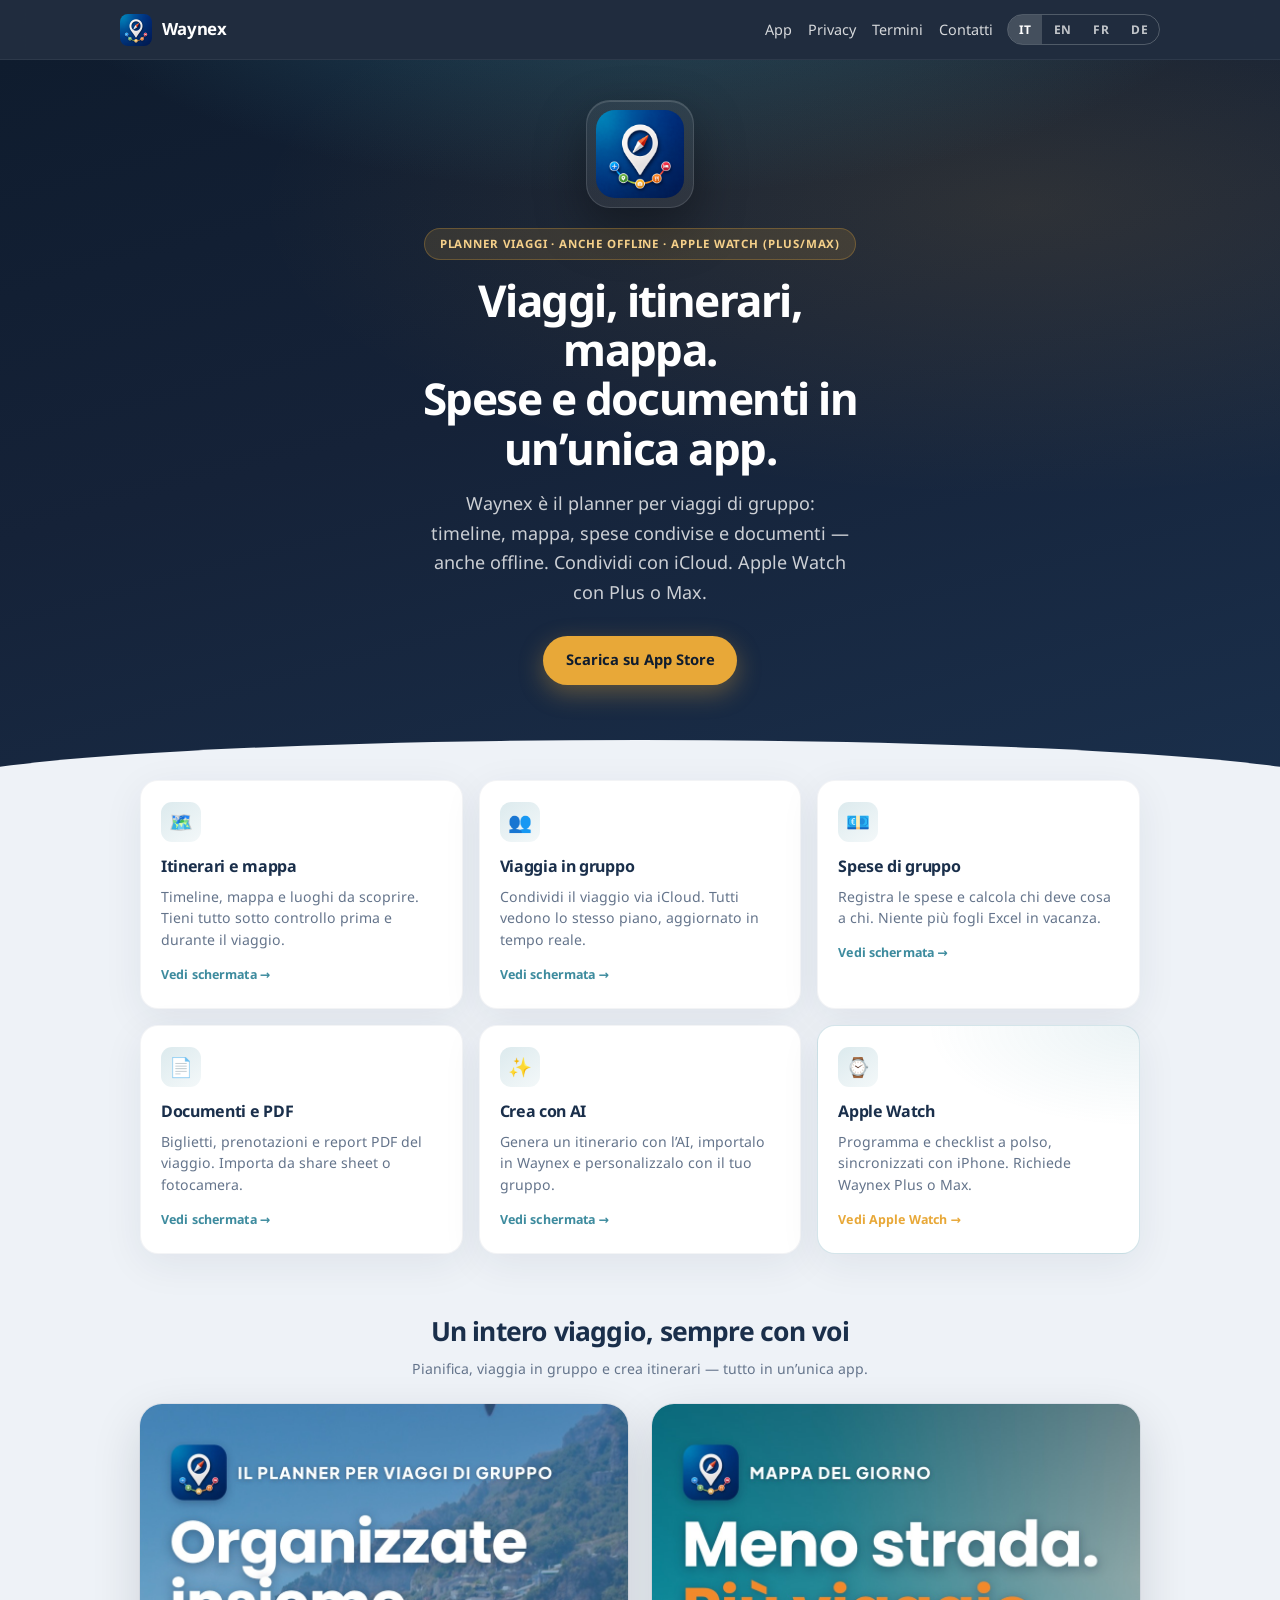
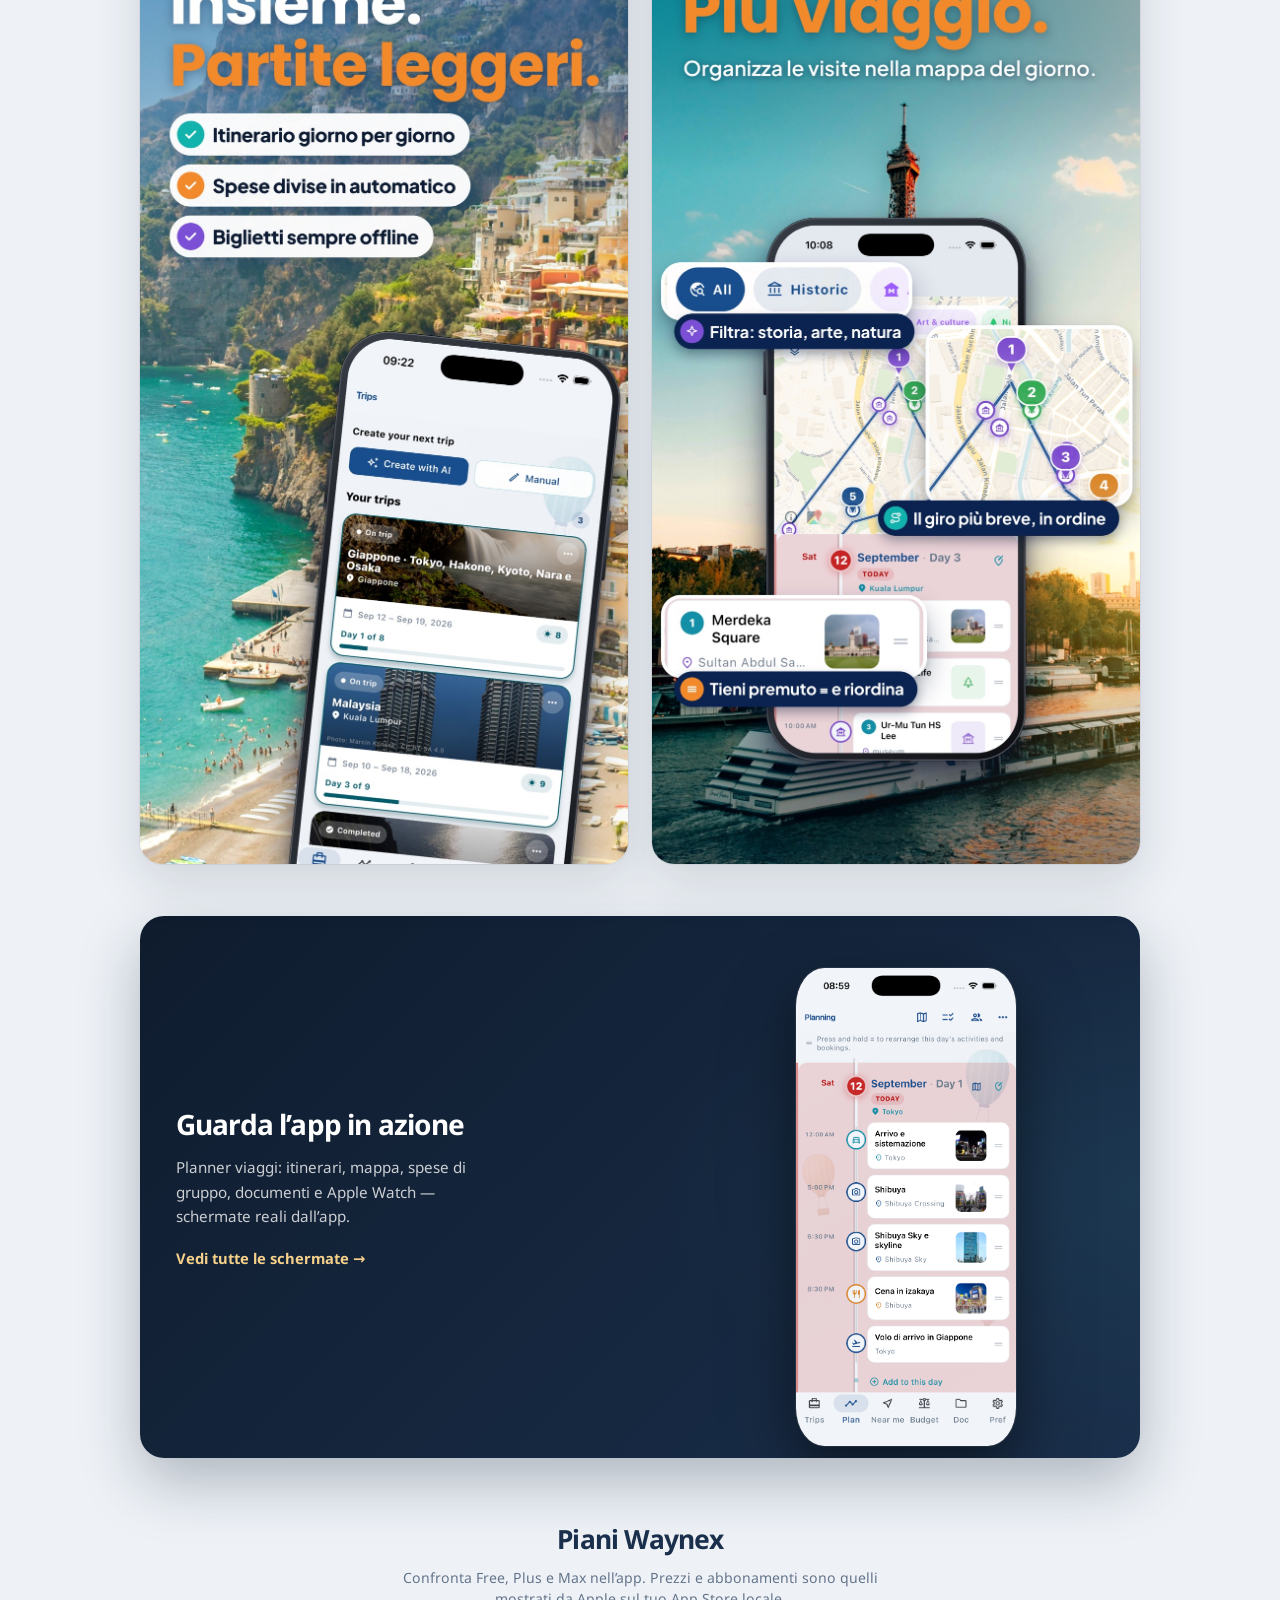
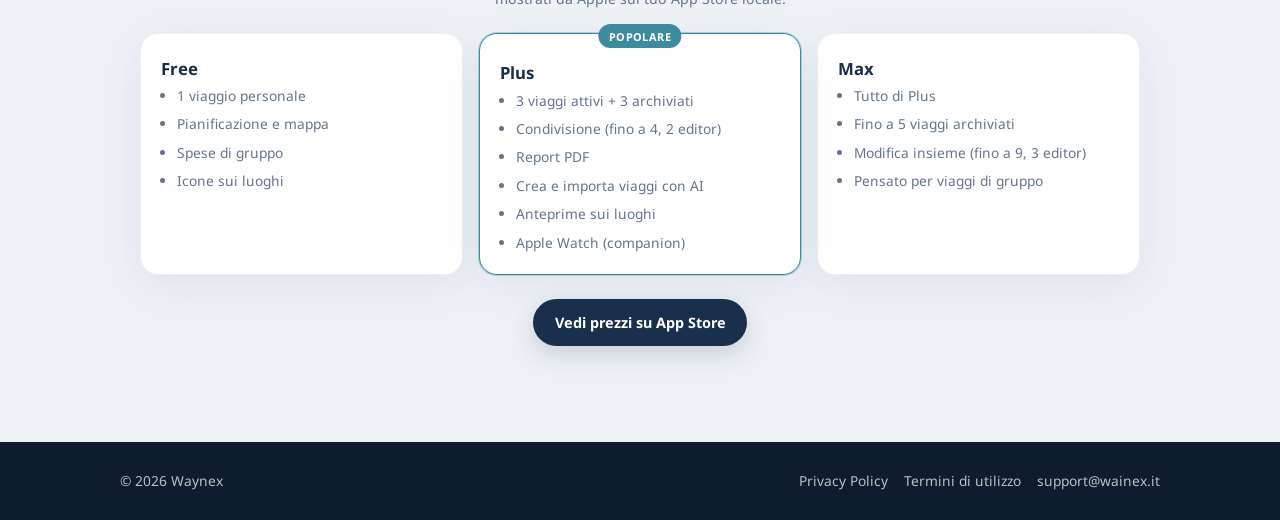
<file: index.html>
<!DOCTYPE html>
<html lang="it">
<head>
  <meta charset="UTF-8">
  <meta name="viewport" content="width=device-width, initial-scale=1">
  <meta name="description" content="Planner viaggi di gruppo: itinerari, mappa, spese di gruppo e documenti in un’unica app — anche offline. Apple Watch con Plus o Max. Waynex su iPhone, iPad e Apple Watch.">
  <meta name="apple-itunes-app" content="app-id=6789250800">
  <title>Waynex — Planner viaggi: itinerari, mappa, spese e documenti</title>
  <link rel="canonical" href="https://wainex.it/">
  <link rel="alternate" hreflang="it" href="https://wainex.it/">
  <link rel="alternate" hreflang="en" href="https://wainex.it/en/">
  <link rel="alternate" hreflang="fr" href="https://wainex.it/fr/">
  <link rel="alternate" hreflang="de" href="https://wainex.it/de/">
  <link rel="alternate" hreflang="x-default" href="https://wainex.it/">
  <link rel="icon" href="/assets/app-icon.png" type="image/png">
  <link rel="apple-touch-icon" href="/assets/app-icon.png">
  <link rel="preconnect" href="https://fonts.googleapis.com">
  <link rel="preconnect" href="https://fonts.gstatic.com" crossorigin>
  <link href="https://fonts.googleapis.com/css2?family=Noto+Sans:wght@400;600;700&display=swap" rel="stylesheet">
  <link rel="stylesheet" href="/styles.css?v=11">
  <script defer src="/site.js?v=15"></script>
</head>
<body>
  <header class="site-header">
    <div class="header-inner">
      <a class="brand" data-link="home" href="/">
        <span class="brand-mark" aria-hidden="true">
          <img src="/assets/app-icon.png" alt="" width="36" height="36">
        </span>
        Waynex
      </a>
      <div class="header-right">
        <nav class="nav-links" aria-label="Main">
          <a data-link="screenshots" href="/screenshots/" data-i18n="navScreenshots">App</a>
          <a data-link="privacy" href="/privacy/" data-i18n="navPrivacy">Privacy</a>
          <a data-link="terms" href="/terms/" data-i18n="navTerms">Termini</a>
          <a href="mailto:support@wainex.it" data-i18n="navContact">Contatti</a>
        </nav>
        <div class="lang-switch" aria-label="Language">
          <a href="/" data-lang-btn="it" class="active">IT</a>
          <a href="/en/" data-lang-btn="en">EN</a>
          <a href="/fr/" data-lang-btn="fr">FR</a>
          <a href="/de/" data-lang-btn="de">DE</a>
        </div>
      </div>
    </div>
  </header>

  <section class="hero">
    <div class="hero-inner">
      <div class="hero-stack">
        <div class="hero-icon-wrap">
          <img class="hero-icon" src="/assets/app-icon.png" alt="Waynex" width="96" height="96">
        </div>
        <span class="hero-badge" data-i18n="heroBadge">Planner viaggi · anche offline · Apple Watch (Plus/Max)</span>
        <h1 data-i18n="heroTitle">Viaggi, itinerari, mappa.<br>Spese e documenti in un’unica app.</h1>
        <p class="lead" data-i18n="heroLead">Waynex è il planner per viaggi di gruppo: timeline, mappa, spese condivise e documenti — anche offline. Condividi con iCloud. Apple Watch con Plus o Max.</p>
        <a class="hero-cta" href="#" data-app-store rel="noopener noreferrer" data-i18n="heroCta">Scarica su App Store</a>
      </div>
    </div>
    <div class="hero-curve" aria-hidden="true"></div>
  </section>

  <main>
    <div class="features">
      <a class="feature-card feature-card-link" data-link="screenshots" data-shot-hash="plan" href="/screenshots/#plan">
        <div class="feature-icon" aria-hidden="true">🗺️</div>
        <h3 data-i18n="f1Title">Itinerari e mappa</h3>
        <p data-i18n="f1Body">Timeline, mappa e luoghi da scoprire. Tieni tutto sotto controllo prima e durante il viaggio.</p>
        <span class="feature-link-hint" data-i18n="featureSeeScreen">Vedi schermata →</span>
      </a>
      <a class="feature-card feature-card-link" data-link="screenshots" data-shot-hash="sharing" href="/screenshots/#sharing">
        <div class="feature-icon" aria-hidden="true">👥</div>
        <h3 data-i18n="f2Title">Viaggia in gruppo</h3>
        <p data-i18n="f2Body">Condividi il viaggio via iCloud. Tutti vedono lo stesso piano, aggiornato in tempo reale.</p>
        <span class="feature-link-hint" data-i18n="featureSeeScreen">Vedi schermata →</span>
      </a>
      <a class="feature-card feature-card-link" data-link="screenshots" data-shot-hash="budget" href="/screenshots/#budget">
        <div class="feature-icon" aria-hidden="true">💶</div>
        <h3 data-i18n="f3Title">Spese di gruppo</h3>
        <p data-i18n="f3Body">Registra le spese e calcola chi deve cosa a chi. Niente più fogli Excel in vacanza.</p>
        <span class="feature-link-hint" data-i18n="featureSeeScreen">Vedi schermata →</span>
      </a>
      <a class="feature-card feature-card-link" data-link="screenshots" data-shot-hash="documents" href="/screenshots/#documents">
        <div class="feature-icon" aria-hidden="true">📄</div>
        <h3 data-i18n="f4Title">Documenti e PDF</h3>
        <p data-i18n="f4Body">Biglietti, prenotazioni e report PDF del viaggio. Importa da share sheet o fotocamera.</p>
        <span class="feature-link-hint" data-i18n="featureSeeScreen">Vedi schermata →</span>
      </a>
      <a class="feature-card feature-card-link" data-link="screenshots" data-shot-hash="ai" href="/screenshots/#ai">
        <div class="feature-icon" aria-hidden="true">✨</div>
        <h3 data-i18n="f5Title">Crea con AI</h3>
        <p data-i18n="f5Body">Genera un itinerario con l’AI, importalo in Waynex e personalizzalo con il tuo gruppo.</p>
        <span class="feature-link-hint" data-i18n="featureSeeScreen">Vedi schermata →</span>
      </a>
      <a class="feature-card feature-card-link feature-card-link--watch" data-link="screenshots" data-shot-hash="watch" href="/screenshots/#watch">
        <div class="feature-icon" aria-hidden="true">⌚</div>
        <h3 data-i18n="f6Title">Apple Watch</h3>
        <p data-i18n="f6Body">Programma e checklist a polso, sincronizzati con iPhone. Richiede Waynex Plus o Max.</p>
        <span class="feature-link-hint" data-i18n="featureSeeWatch">Vedi Apple Watch →</span>
      </a>
    </div>

    <section class="section section-infographics" aria-label="Waynex in anteprima">
      <div class="section-header">
        <h2 data-i18n="infoTitle">Un intero viaggio, sempre con voi</h2>
        <p class="section-note" data-i18n="infoNote">Pianifica, viaggia in gruppo e crea itinerari — tutto in un’unica app.</p>
      </div>
      <div class="infographic-pair">
        <figure class="infographic-card">
          <img
            src="/assets/infographics/iphone-it-1.jpg?v=2"
            alt="Waynex: organizzate insieme, partite leggeri — itinerario, spese e biglietti offline" data-i18n-alt="info1Alt"
            width="660"
            height="1434"
            loading="lazy"
            decoding="async"
          >
        </figure>
        <figure class="infographic-card">
          <img
            src="/assets/infographics/iphone-it-2.jpg?v=2"
            alt="Waynex: mappa del giorno con tappe in ordine e percorso più breve" data-i18n-alt="info2Alt"
            width="660"
            height="1434"
            loading="lazy"
            decoding="async"
          >
        </figure>
      </div>
    </section>

    <section class="section section-screenshots-teaser" id="app">
      <div class="teaser-card">
        <div class="teaser-copy">
          <h2 data-i18n="screenshotsTeaserTitle">Guarda l’app in azione</h2>
          <p data-i18n="screenshotsTeaserBody">Planner viaggi: itinerari, mappa, spese di gruppo, documenti e Apple Watch — schermate reali dall’app.</p>
          <a class="teaser-link" data-link="screenshots" href="/screenshots/" data-i18n="screenshotsTeaserCta">Vedi tutte le schermate →</a>
        </div>
        <div class="teaser-phone" aria-hidden="true">
          <div class="phone phone--teaser phone--teaser-lg phone--hires">
            <div class="phone-bezel"><div class="phone-screen"><img src="/assets/screenshots/02-plan-1206.png?v=4" alt="" width="1206" height="2622" loading="lazy" decoding="async"></div></div>
          </div>
        </div>
      </div>
    </section>

    <section class="section section-plans" id="piani">
      <div class="section-header">
        <h2 data-i18n="plansTitle">Piani Waynex</h2>
        <p class="section-note" data-i18n="plansNote">Confronta Free, Plus e Max nell’app. Prezzi e abbonamenti sono quelli mostrati da Apple sul tuo App Store locale.</p>
      </div>
      <div class="plans">
        <article class="plan-card">
          <h3>Free</h3>
          <ul>
            <li data-i18n="free1">1 viaggio personale</li>
            <li data-i18n="free2">Pianificazione e mappa</li>
            <li data-i18n="free3">Spese di gruppo</li>
            <li data-i18n="free4">Icone sui luoghi</li>
          </ul>
        </article>
        <article class="plan-card highlight">
          <span class="plan-tag" data-i18n="planPopular">Popolare</span>
          <h3>Plus</h3>
          <ul>
            <li data-i18n="plus1">3 viaggi attivi + 3 archiviati</li>
            <li data-i18n="plus2">Condivisione (fino a 4, 2 editor)</li>
            <li data-i18n="plus3">Report PDF</li>
            <li data-i18n="plus4">Crea e importa viaggi con AI</li>
            <li data-i18n="plus5">Anteprime sui luoghi</li>
            <li data-i18n="plus6">Apple Watch (companion)</li>
          </ul>
        </article>
        <article class="plan-card">
          <h3>Max</h3>
          <ul>
            <li data-i18n="max1">Tutto di Plus</li>
            <li data-i18n="max2">Fino a 5 viaggi archiviati</li>
            <li data-i18n="max3">Modifica insieme (fino a 9, 3 editor)</li>
            <li data-i18n="max4">Pensato per viaggi di gruppo</li>
          </ul>
        </article>
      </div>
      <p class="plans-cta-wrap">
        <a class="plans-cta" href="#" data-app-store rel="noopener noreferrer" data-i18n="plansCta">Vedi prezzi su App Store</a>
      </p>
    </section>
  </main>

  <footer class="site-footer">
    <div class="footer-inner">
      <span>© 2026 Waynex</span>
      <nav class="footer-links" aria-label="Legal">
        <a data-link="privacy" href="/privacy/" data-i18n="footerPrivacy">Privacy Policy</a>
        <a data-link="terms" href="/terms/" data-i18n="footerTerms">Termini di utilizzo</a>
        <a href="mailto:support@wainex.it">support@wainex.it</a>
      </nav>
    </div>
  </footer>
</body>
</html>
</file>
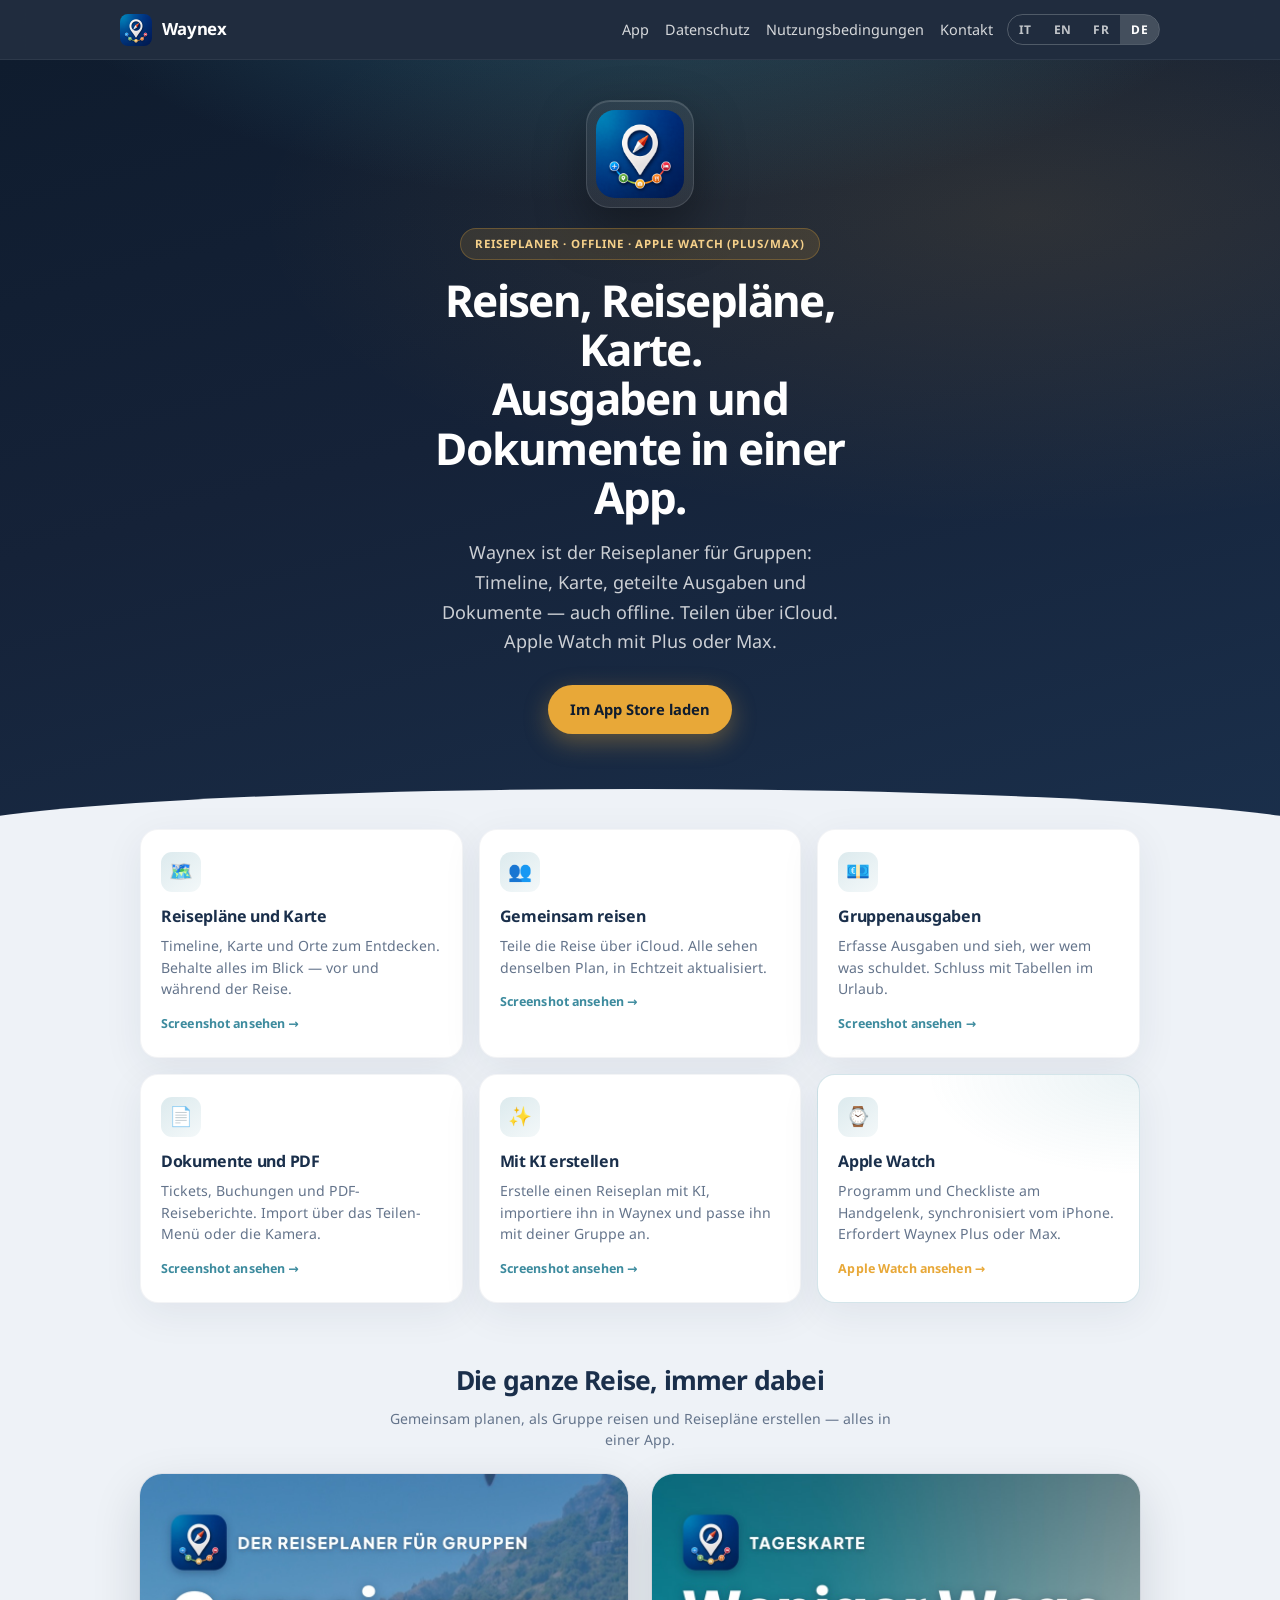
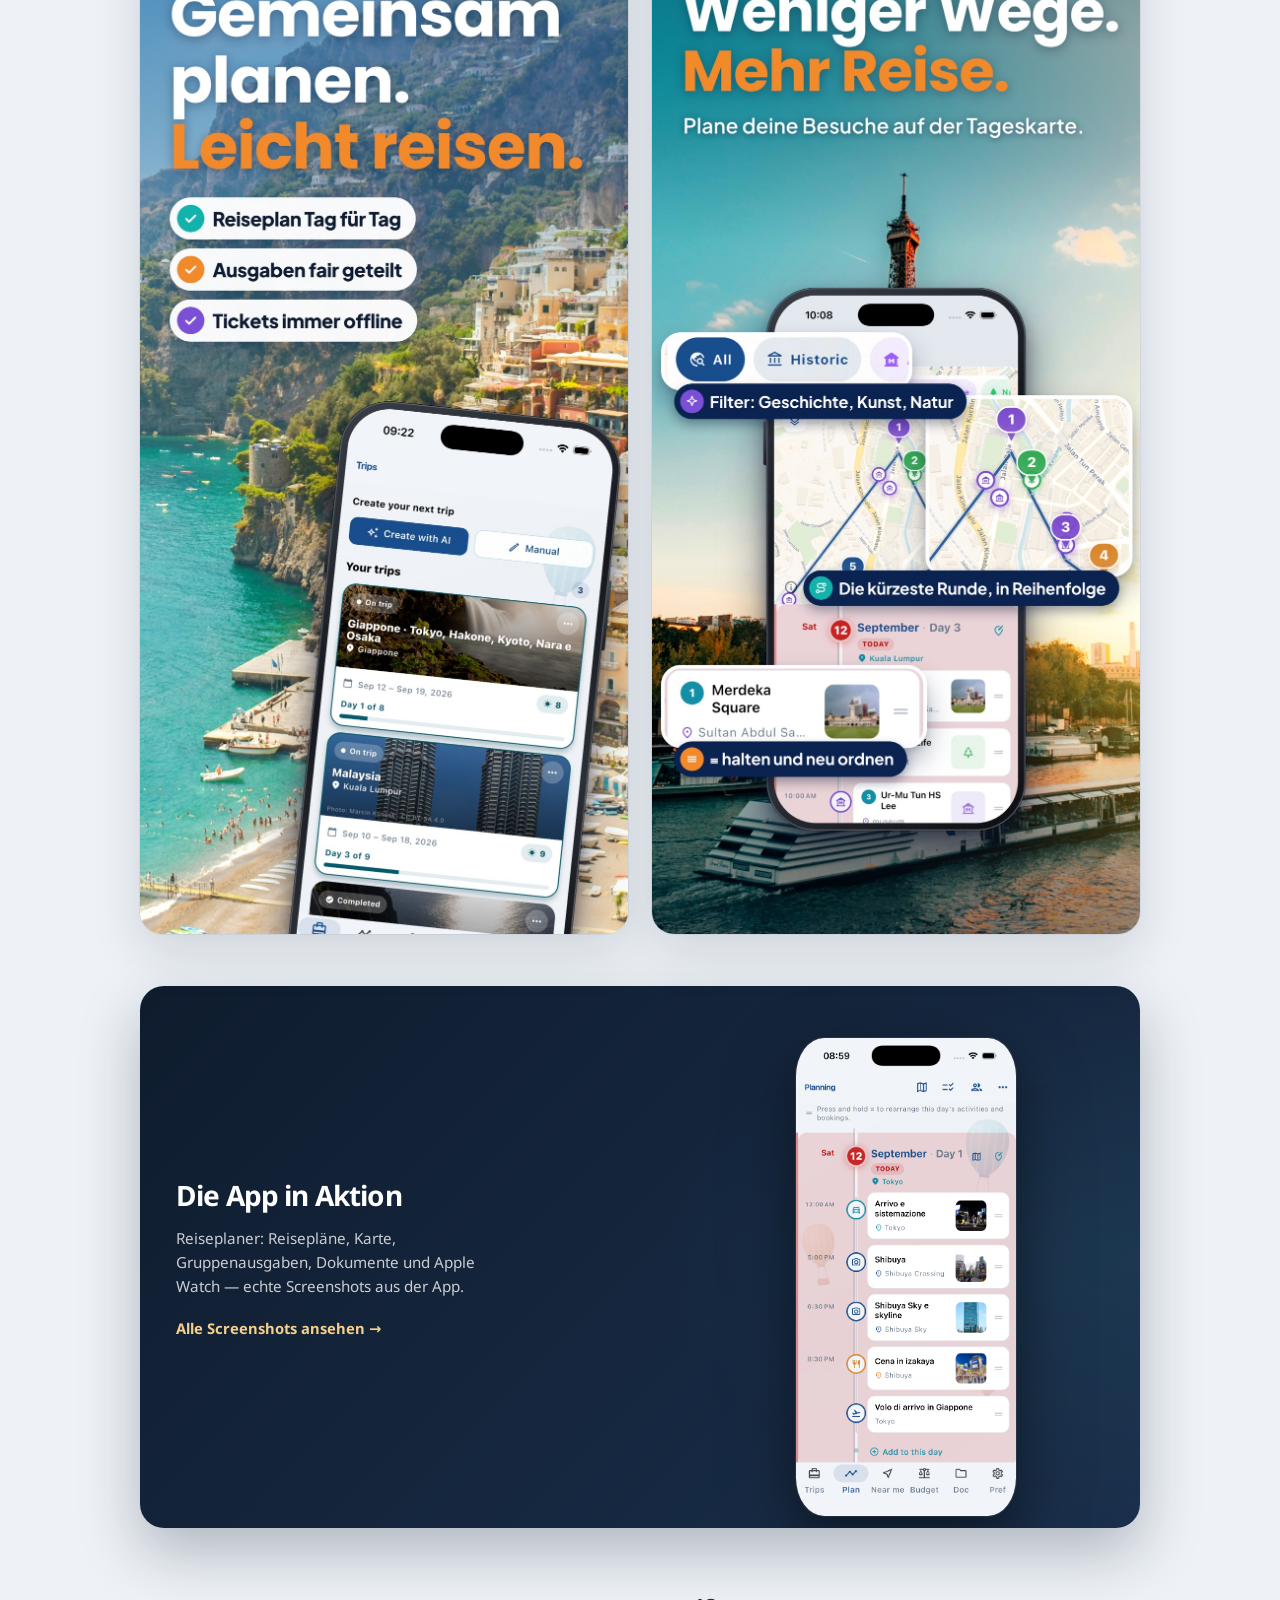
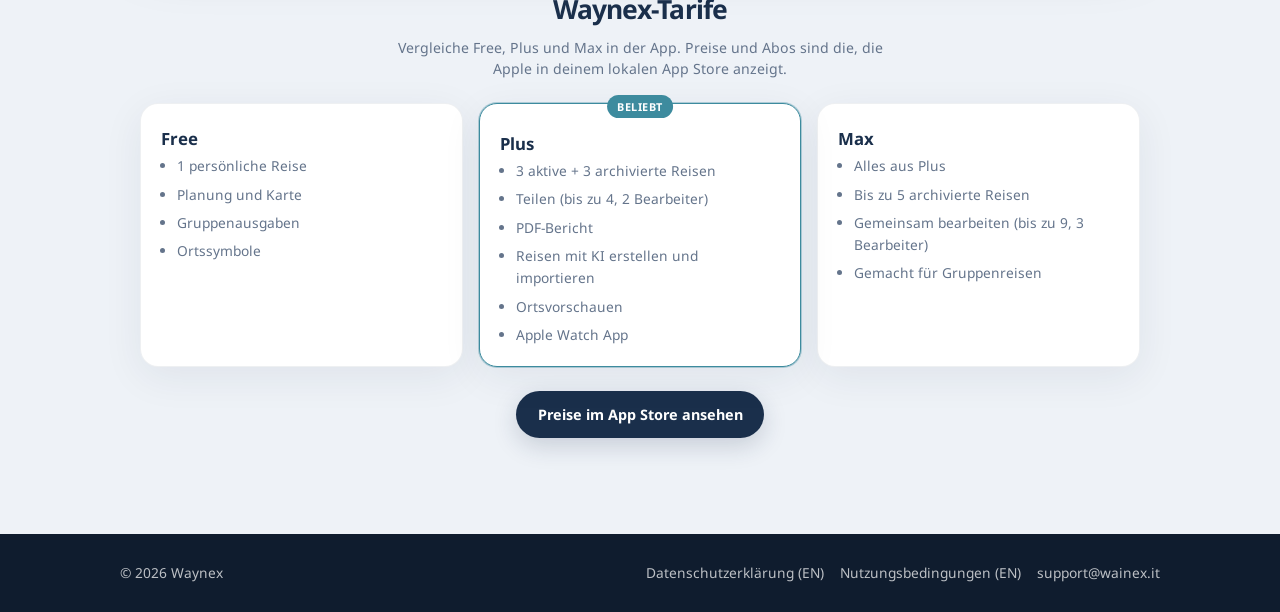
<file: de/index.html>
<!DOCTYPE html>
<html lang="de">
<head>
  <meta charset="UTF-8">
  <meta name="viewport" content="width=device-width, initial-scale=1">
  <meta name="description" content="Reiseplaner für Gruppen: Reisepläne, Karte, Gruppenausgaben und Dokumente in einer App — auch offline. Apple Watch mit Plus oder Max. Waynex für iPhone, iPad und Apple Watch.">
  <meta name="apple-itunes-app" content="app-id=6789250800">
  <title>Waynex — Reiseplaner: Reisepläne, Karte, Ausgaben und Dokumente</title>
  <link rel="canonical" href="https://wainex.it/de/">
  <link rel="alternate" hreflang="it" href="https://wainex.it/">
  <link rel="alternate" hreflang="en" href="https://wainex.it/en/">
  <link rel="alternate" hreflang="fr" href="https://wainex.it/fr/">
  <link rel="alternate" hreflang="de" href="https://wainex.it/de/">
  <link rel="alternate" hreflang="x-default" href="https://wainex.it/">
  <link rel="icon" href="/assets/app-icon.png" type="image/png">
  <link rel="apple-touch-icon" href="/assets/app-icon.png">
  <link rel="preconnect" href="https://fonts.googleapis.com">
  <link rel="preconnect" href="https://fonts.gstatic.com" crossorigin>
  <link href="https://fonts.googleapis.com/css2?family=Noto+Sans:wght@400;600;700&display=swap" rel="stylesheet">
  <link rel="stylesheet" href="/styles.css?v=11">
  <script defer src="/site.js?v=15"></script>
</head>
<body>
  <header class="site-header">
    <div class="header-inner">
      <a class="brand" data-link="home" href="/de/">
        <span class="brand-mark" aria-hidden="true">
          <img src="/assets/app-icon.png" alt="" width="36" height="36">
        </span>
        Waynex
      </a>
      <div class="header-right">
        <nav class="nav-links" aria-label="Main">
          <a data-link="screenshots" href="/de/screenshots/" data-i18n="navScreenshots">App</a>
          <a data-link="privacy" href="/en/privacy/" data-i18n="navPrivacy">Datenschutz</a>
          <a data-link="terms" href="/en/terms/" data-i18n="navTerms">Nutzungsbedingungen</a>
          <a href="mailto:support@wainex.it" data-i18n="navContact">Kontakt</a>
        </nav>
        <div class="lang-switch" aria-label="Language">
          <a href="/" data-lang-btn="it">IT</a>
          <a href="/en/" data-lang-btn="en">EN</a>
          <a href="/fr/" data-lang-btn="fr">FR</a>
          <a href="/de/" data-lang-btn="de" class="active">DE</a>
        </div>
      </div>
    </div>
  </header>

  <section class="hero">
    <div class="hero-inner">
      <div class="hero-stack">
        <div class="hero-icon-wrap">
          <img class="hero-icon" src="/assets/app-icon.png" alt="Waynex" width="96" height="96">
        </div>
        <span class="hero-badge" data-i18n="heroBadge">Reiseplaner · offline · Apple Watch (Plus/Max)</span>
        <h1 data-i18n="heroTitle">Reisen, Reisepläne, Karte.<br>Ausgaben und Dokumente in einer App.</h1>
        <p class="lead" data-i18n="heroLead">Waynex ist der Reiseplaner für Gruppen: Timeline, Karte, geteilte Ausgaben und Dokumente — auch offline. Teilen über iCloud. Apple Watch mit Plus oder Max.</p>
        <a class="hero-cta" href="#" data-app-store rel="noopener noreferrer" data-i18n="heroCta">Im App Store laden</a>
      </div>
    </div>
    <div class="hero-curve" aria-hidden="true"></div>
  </section>

  <main>
    <div class="features">
      <a class="feature-card feature-card-link" data-link="screenshots" data-shot-hash="plan" href="/de/screenshots/#plan">
        <div class="feature-icon" aria-hidden="true">🗺️</div>
        <h3 data-i18n="f1Title">Reisepläne und Karte</h3>
        <p data-i18n="f1Body">Timeline, Karte und Orte zum Entdecken. Behalte alles im Blick — vor und während der Reise.</p>
        <span class="feature-link-hint" data-i18n="featureSeeScreen">Screenshot ansehen →</span>
      </a>
      <a class="feature-card feature-card-link" data-link="screenshots" data-shot-hash="sharing" href="/de/screenshots/#sharing">
        <div class="feature-icon" aria-hidden="true">👥</div>
        <h3 data-i18n="f2Title">Gemeinsam reisen</h3>
        <p data-i18n="f2Body">Teile die Reise über iCloud. Alle sehen denselben Plan, in Echtzeit aktualisiert.</p>
        <span class="feature-link-hint" data-i18n="featureSeeScreen">Screenshot ansehen →</span>
      </a>
      <a class="feature-card feature-card-link" data-link="screenshots" data-shot-hash="budget" href="/de/screenshots/#budget">
        <div class="feature-icon" aria-hidden="true">💶</div>
        <h3 data-i18n="f3Title">Gruppenausgaben</h3>
        <p data-i18n="f3Body">Erfasse Ausgaben und sieh, wer wem was schuldet. Schluss mit Tabellen im Urlaub.</p>
        <span class="feature-link-hint" data-i18n="featureSeeScreen">Screenshot ansehen →</span>
      </a>
      <a class="feature-card feature-card-link" data-link="screenshots" data-shot-hash="documents" href="/de/screenshots/#documents">
        <div class="feature-icon" aria-hidden="true">📄</div>
        <h3 data-i18n="f4Title">Dokumente und PDF</h3>
        <p data-i18n="f4Body">Tickets, Buchungen und PDF-Reiseberichte. Import über das Teilen-Menü oder die Kamera.</p>
        <span class="feature-link-hint" data-i18n="featureSeeScreen">Screenshot ansehen →</span>
      </a>
      <a class="feature-card feature-card-link" data-link="screenshots" data-shot-hash="ai" href="/de/screenshots/#ai">
        <div class="feature-icon" aria-hidden="true">✨</div>
        <h3 data-i18n="f5Title">Mit KI erstellen</h3>
        <p data-i18n="f5Body">Erstelle einen Reiseplan mit KI, importiere ihn in Waynex und passe ihn mit deiner Gruppe an.</p>
        <span class="feature-link-hint" data-i18n="featureSeeScreen">Screenshot ansehen →</span>
      </a>
      <a class="feature-card feature-card-link feature-card-link--watch" data-link="screenshots" data-shot-hash="watch" href="/de/screenshots/#watch">
        <div class="feature-icon" aria-hidden="true">⌚</div>
        <h3 data-i18n="f6Title">Apple Watch</h3>
        <p data-i18n="f6Body">Programm und Checkliste am Handgelenk, synchronisiert vom iPhone. Erfordert Waynex Plus oder Max.</p>
        <span class="feature-link-hint" data-i18n="featureSeeWatch">Apple Watch ansehen →</span>
      </a>
    </div>

    <section class="section section-infographics" aria-label="Waynex Vorschau">
      <div class="section-header">
        <h2 data-i18n="infoTitle">Die ganze Reise, immer dabei</h2>
        <p class="section-note" data-i18n="infoNote">Gemeinsam planen, als Gruppe reisen und Reisepläne erstellen — alles in einer App.</p>
      </div>
      <div class="infographic-pair">
        <figure class="infographic-card">
          <img
            src="/assets/infographics/iphone-de-1.jpg?v=2"
            alt="Waynex: gemeinsam planen, leicht reisen — Reiseplan, Ausgaben und Offline-Tickets" data-i18n-alt="info1Alt" data-i18n-alt="info1Alt"
            width="660"
            height="1434"
            loading="lazy"
            decoding="async"
          >
        </figure>
        <figure class="infographic-card">
          <img
            src="/assets/infographics/iphone-de-2.jpg?v=2"
            alt="Waynex: Tageskarte mit Stopps in Reihenfolge und kürzester Route" data-i18n-alt="info2Alt" data-i18n-alt="info2Alt"
            width="660"
            height="1434"
            loading="lazy"
            decoding="async"
          >
        </figure>
      </div>
    </section>

    <section class="section section-screenshots-teaser" id="app">
      <div class="teaser-card">
        <div class="teaser-copy">
          <h2 data-i18n="screenshotsTeaserTitle">Die App in Aktion</h2>
          <p data-i18n="screenshotsTeaserBody">Reiseplaner: Reisepläne, Karte, Gruppenausgaben, Dokumente und Apple Watch — echte Screenshots aus der App.</p>
          <a class="teaser-link" data-link="screenshots" href="/de/screenshots/" data-i18n="screenshotsTeaserCta">Alle Screenshots ansehen →</a>
        </div>
        <div class="teaser-phone" aria-hidden="true">
          <div class="phone phone--teaser phone--teaser-lg phone--hires">
            <div class="phone-bezel"><div class="phone-screen"><img src="/assets/screenshots/02-plan-1206.png?v=4" alt="" width="1206" height="2622" loading="lazy" decoding="async"></div></div>
          </div>
        </div>
      </div>
    </section>

    <section class="section section-plans" id="plans">
      <div class="section-header">
        <h2 data-i18n="plansTitle">Waynex-Tarife</h2>
        <p class="section-note" data-i18n="plansNote">Vergleiche Free, Plus und Max in der App. Preise und Abos sind die, die Apple in deinem lokalen App Store anzeigt.</p>
      </div>
      <div class="plans">
        <article class="plan-card">
          <h3>Free</h3>
          <ul>
            <li data-i18n="free1">1 persönliche Reise</li>
            <li data-i18n="free2">Planung und Karte</li>
            <li data-i18n="free3">Gruppenausgaben</li>
            <li data-i18n="free4">Ortssymbole</li>
          </ul>
        </article>
        <article class="plan-card highlight">
          <span class="plan-tag" data-i18n="planPopular">Beliebt</span>
          <h3>Plus</h3>
          <ul>
            <li data-i18n="plus1">3 aktive + 3 archivierte Reisen</li>
            <li data-i18n="plus2">Teilen (bis zu 4, 2 Bearbeiter)</li>
            <li data-i18n="plus3">PDF-Bericht</li>
            <li data-i18n="plus4">Reisen mit KI erstellen und importieren</li>
            <li data-i18n="plus5">Ortsvorschauen</li>
            <li data-i18n="plus6">Apple Watch App</li>
          </ul>
        </article>
        <article class="plan-card">
          <h3>Max</h3>
          <ul>
            <li data-i18n="max1">Alles aus Plus</li>
            <li data-i18n="max2">Bis zu 5 archivierte Reisen</li>
            <li data-i18n="max3">Gemeinsam bearbeiten (bis zu 9, 3 Bearbeiter)</li>
            <li data-i18n="max4">Gemacht für Gruppenreisen</li>
          </ul>
        </article>
      </div>
      <p class="plans-cta-wrap">
        <a class="plans-cta" href="#" data-app-store rel="noopener noreferrer" data-i18n="plansCta">Preise im App Store ansehen</a>
      </p>
    </section>
  </main>

  <footer class="site-footer">
    <div class="footer-inner">
      <span>© 2026 Waynex</span>
      <nav class="footer-links" aria-label="Legal">
        <a data-link="privacy" href="/en/privacy/" data-i18n="footerPrivacy">Datenschutzerklärung (EN)</a>
        <a data-link="terms" href="/en/terms/" data-i18n="footerTerms">Nutzungsbedingungen (EN)</a>
        <a href="mailto:support@wainex.it">support@wainex.it</a>
      </nav>
    </div>
  </footer>
</body>
</html>
</file>
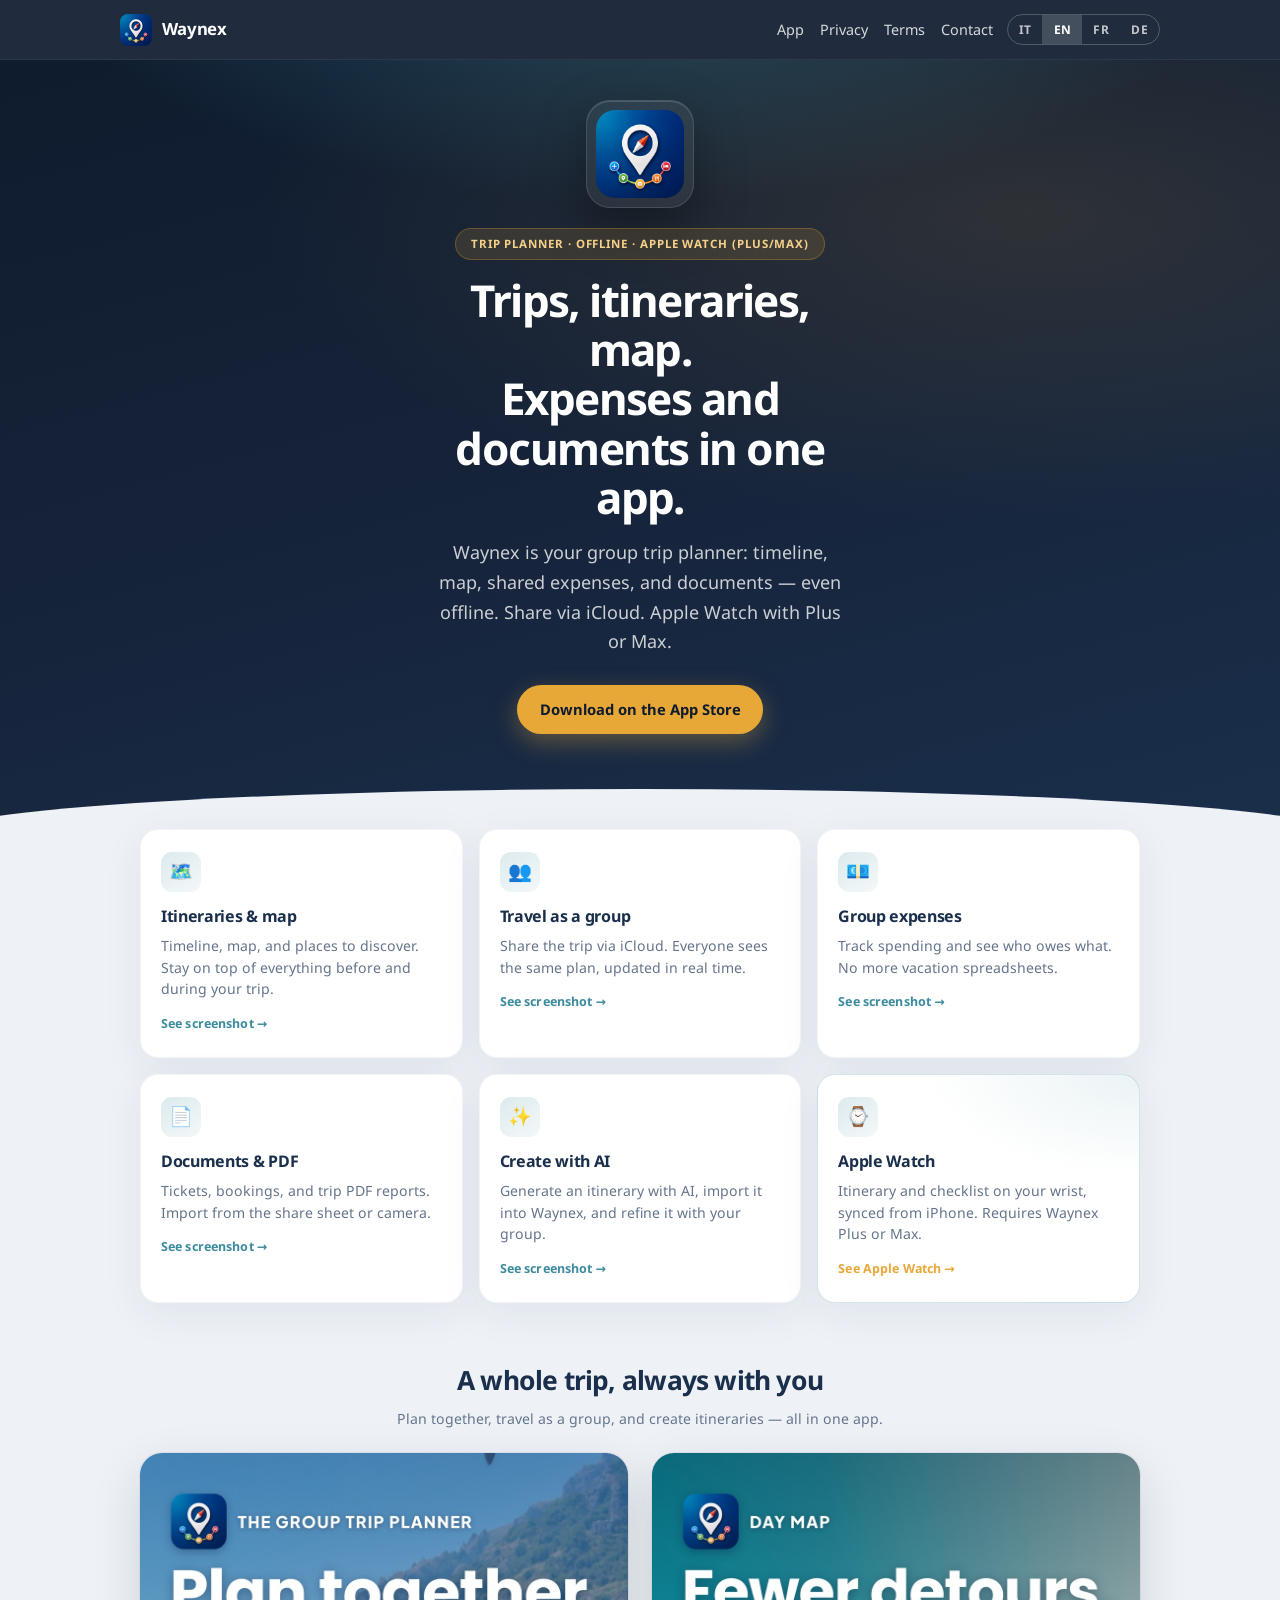
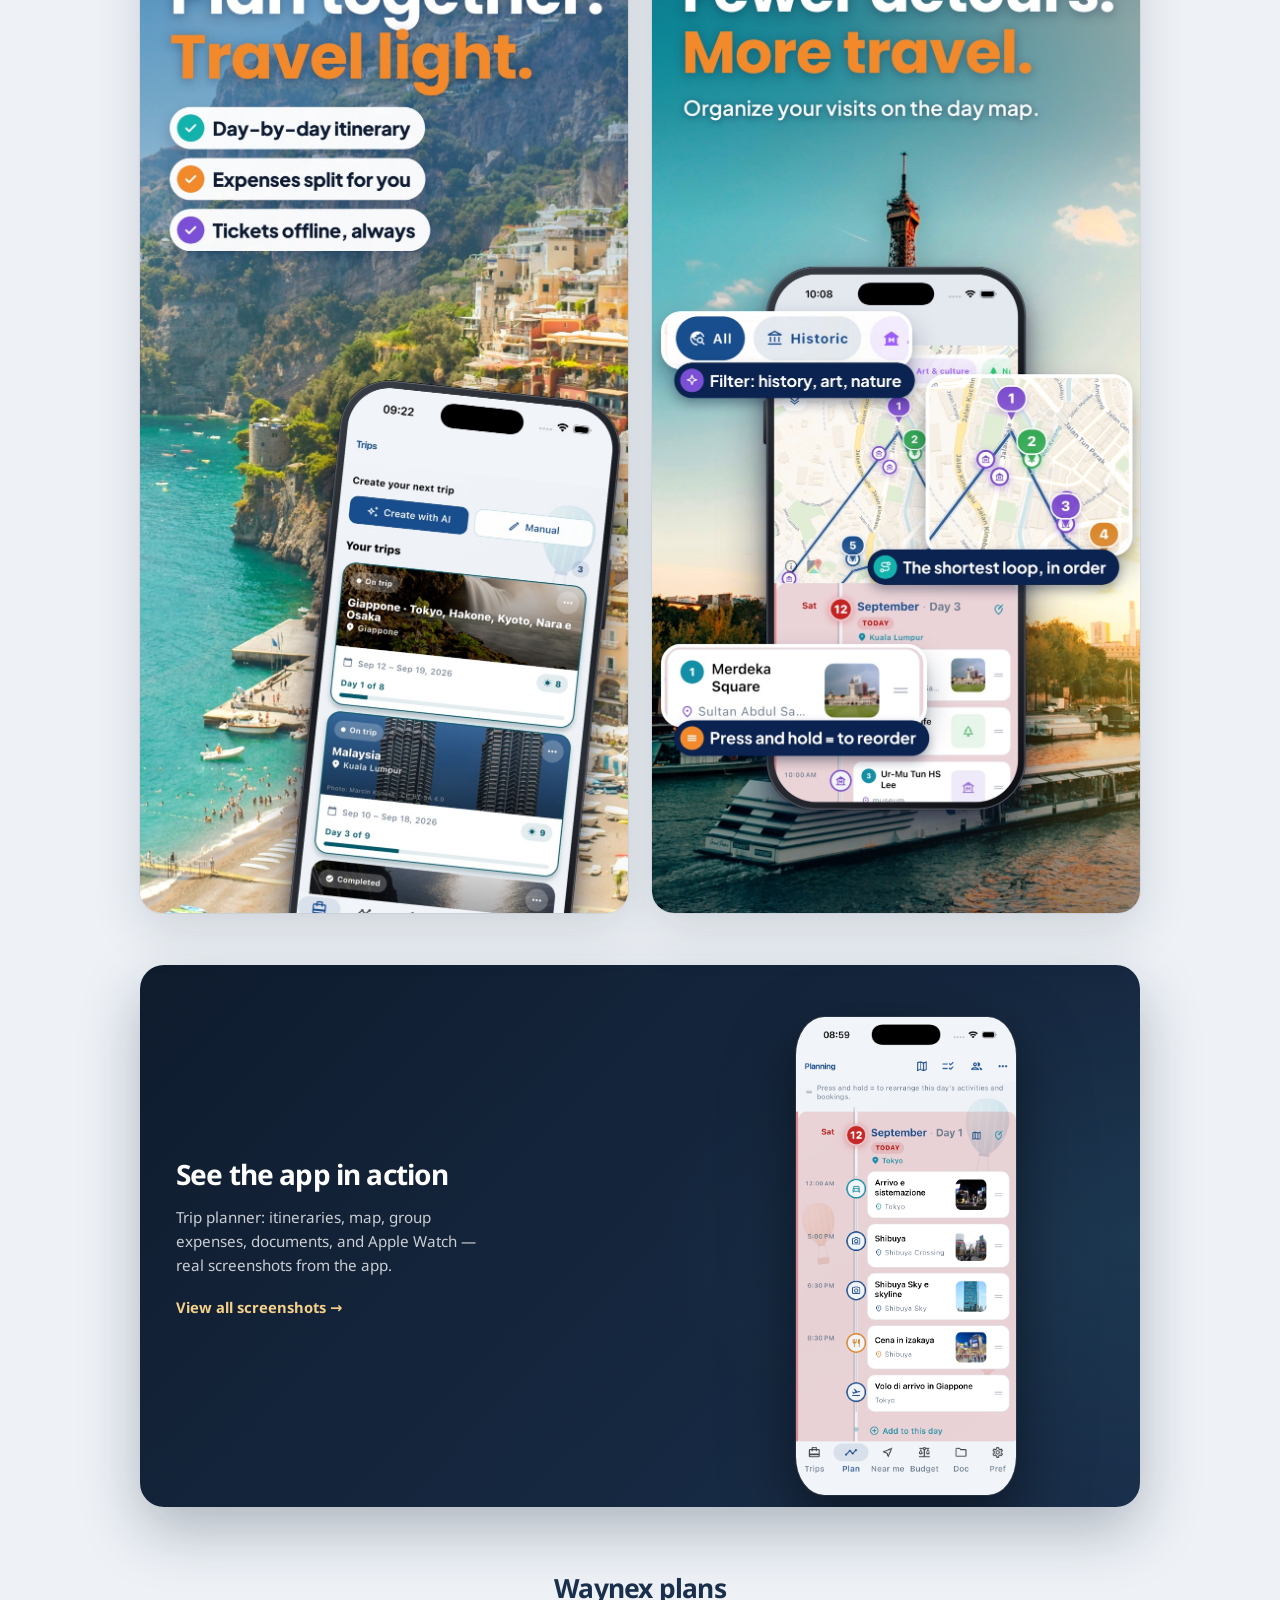
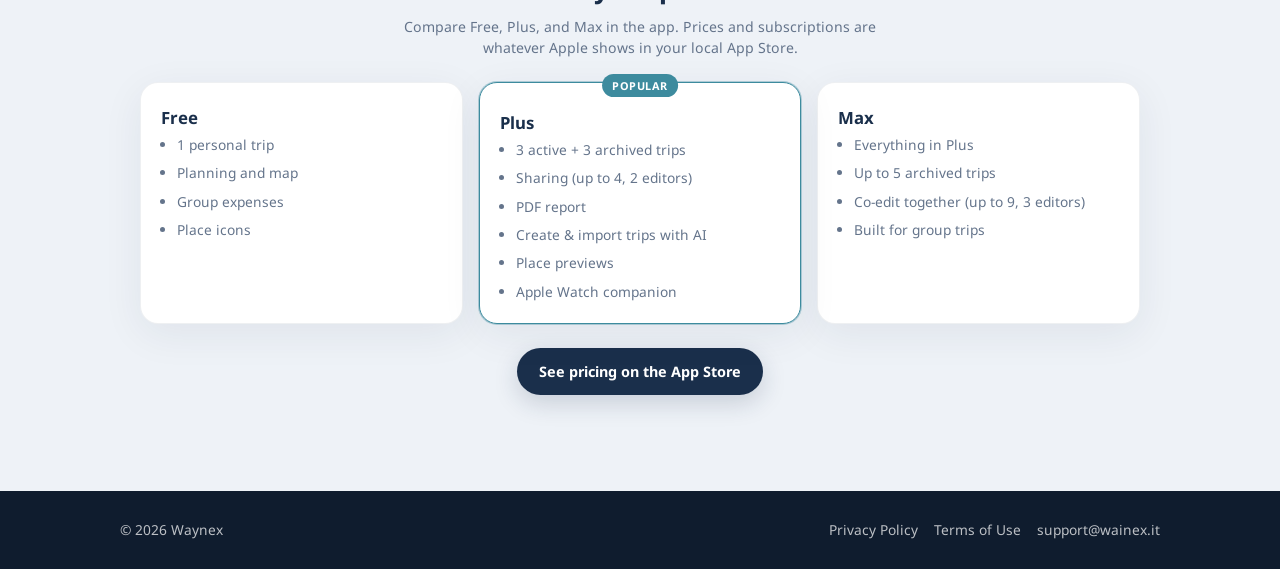
<file: en/index.html>
<!DOCTYPE html>
<html lang="en">
<head>
  <meta charset="UTF-8">
  <meta name="viewport" content="width=device-width, initial-scale=1">
  <meta name="description" content="Trip planner for groups: itineraries, map, group expenses, and documents in one app — even offline. Apple Watch with Plus or Max. Waynex for iPhone, iPad, and Apple Watch.">
  <meta name="apple-itunes-app" content="app-id=6789250800">
  <title>Waynex — Trip planner: itineraries, map, expenses & documents</title>
  <link rel="canonical" href="https://wainex.it/en/">
  <link rel="alternate" hreflang="it" href="https://wainex.it/">
  <link rel="alternate" hreflang="en" href="https://wainex.it/en/">
  <link rel="alternate" hreflang="fr" href="https://wainex.it/fr/">
  <link rel="alternate" hreflang="de" href="https://wainex.it/de/">
  <link rel="alternate" hreflang="x-default" href="https://wainex.it/">
  <link rel="icon" href="/assets/app-icon.png" type="image/png">
  <link rel="apple-touch-icon" href="/assets/app-icon.png">
  <link rel="preconnect" href="https://fonts.googleapis.com">
  <link rel="preconnect" href="https://fonts.gstatic.com" crossorigin>
  <link href="https://fonts.googleapis.com/css2?family=Noto+Sans:wght@400;600;700&display=swap" rel="stylesheet">
  <link rel="stylesheet" href="/styles.css?v=11">
  <script defer src="/site.js?v=15"></script>
</head>
<body>
  <header class="site-header">
    <div class="header-inner">
      <a class="brand" data-link="home" href="/en/">
        <span class="brand-mark" aria-hidden="true">
          <img src="/assets/app-icon.png" alt="" width="36" height="36">
        </span>
        Waynex
      </a>
      <div class="header-right">
        <nav class="nav-links" aria-label="Main">
          <a data-link="screenshots" href="/en/screenshots/" data-i18n="navScreenshots">App</a>
          <a data-link="privacy" href="/en/privacy/" data-i18n="navPrivacy">Privacy</a>
          <a data-link="terms" href="/en/terms/" data-i18n="navTerms">Terms</a>
          <a href="mailto:support@wainex.it" data-i18n="navContact">Contact</a>
        </nav>
        <div class="lang-switch" aria-label="Language">
          <a href="/" data-lang-btn="it">IT</a>
          <a href="/en/" data-lang-btn="en" class="active">EN</a>
          <a href="/fr/" data-lang-btn="fr">FR</a>
          <a href="/de/" data-lang-btn="de">DE</a>
        </div>
      </div>
    </div>
  </header>

  <section class="hero">
    <div class="hero-inner">
      <div class="hero-stack">
        <div class="hero-icon-wrap">
          <img class="hero-icon" src="/assets/app-icon.png" alt="Waynex" width="96" height="96">
        </div>
        <span class="hero-badge" data-i18n="heroBadge">Trip planner · offline · Apple Watch (Plus/Max)</span>
        <h1 data-i18n="heroTitle">Trips, itineraries, map.<br>Expenses and documents in one app.</h1>
        <p class="lead" data-i18n="heroLead">Waynex is your group trip planner: timeline, map, shared expenses, and documents — even offline. Share via iCloud. Apple Watch with Plus or Max.</p>
        <a class="hero-cta" href="#" data-app-store rel="noopener noreferrer" data-i18n="heroCta">Download on the App Store</a>
      </div>
    </div>
    <div class="hero-curve" aria-hidden="true"></div>
  </section>

  <main>
    <div class="features">
      <a class="feature-card feature-card-link" data-link="screenshots" data-shot-hash="plan" href="/en/screenshots/#plan">
        <div class="feature-icon" aria-hidden="true">🗺️</div>
        <h3 data-i18n="f1Title">Itineraries & map</h3>
        <p data-i18n="f1Body">Timeline, map, and places to discover. Stay on top of everything before and during your trip.</p>
        <span class="feature-link-hint" data-i18n="featureSeeScreen">See screenshot →</span>
      </a>
      <a class="feature-card feature-card-link" data-link="screenshots" data-shot-hash="sharing" href="/en/screenshots/#sharing">
        <div class="feature-icon" aria-hidden="true">👥</div>
        <h3 data-i18n="f2Title">Travel as a group</h3>
        <p data-i18n="f2Body">Share the trip via iCloud. Everyone sees the same plan, updated in real time.</p>
        <span class="feature-link-hint" data-i18n="featureSeeScreen">See screenshot →</span>
      </a>
      <a class="feature-card feature-card-link" data-link="screenshots" data-shot-hash="budget" href="/en/screenshots/#budget">
        <div class="feature-icon" aria-hidden="true">💶</div>
        <h3 data-i18n="f3Title">Group expenses</h3>
        <p data-i18n="f3Body">Track spending and see who owes what. No more vacation spreadsheets.</p>
        <span class="feature-link-hint" data-i18n="featureSeeScreen">See screenshot →</span>
      </a>
      <a class="feature-card feature-card-link" data-link="screenshots" data-shot-hash="documents" href="/en/screenshots/#documents">
        <div class="feature-icon" aria-hidden="true">📄</div>
        <h3 data-i18n="f4Title">Documents & PDF</h3>
        <p data-i18n="f4Body">Tickets, bookings, and trip PDF reports. Import from the share sheet or camera.</p>
        <span class="feature-link-hint" data-i18n="featureSeeScreen">See screenshot →</span>
      </a>
      <a class="feature-card feature-card-link" data-link="screenshots" data-shot-hash="ai" href="/en/screenshots/#ai">
        <div class="feature-icon" aria-hidden="true">✨</div>
        <h3 data-i18n="f5Title">Create with AI</h3>
        <p data-i18n="f5Body">Generate an itinerary with AI, import it into Waynex, and refine it with your group.</p>
        <span class="feature-link-hint" data-i18n="featureSeeScreen">See screenshot →</span>
      </a>
      <a class="feature-card feature-card-link feature-card-link--watch" data-link="screenshots" data-shot-hash="watch" href="/en/screenshots/#watch">
        <div class="feature-icon" aria-hidden="true">⌚</div>
        <h3 data-i18n="f6Title">Apple Watch</h3>
        <p data-i18n="f6Body">Itinerary and checklist on your wrist, synced from iPhone. Requires Waynex Plus or Max.</p>
        <span class="feature-link-hint" data-i18n="featureSeeWatch">See Apple Watch →</span>
      </a>
    </div>

    <section class="section section-infographics" aria-label="Waynex preview">
      <div class="section-header">
        <h2 data-i18n="infoTitle">A whole trip, always with you</h2>
        <p class="section-note" data-i18n="infoNote">Plan together, travel as a group, and create itineraries — all in one app.</p>
      </div>
      <div class="infographic-pair">
        <figure class="infographic-card">
          <img
            src="/assets/infographics/iphone-en-1.jpg?v=2"
            alt="Waynex: plan together, travel light — itinerary, expenses and offline tickets" data-i18n-alt="info1Alt"
            width="660"
            height="1434"
            loading="lazy"
            decoding="async"
          >
        </figure>
        <figure class="infographic-card">
          <img
            src="/assets/infographics/iphone-en-2.jpg?v=2"
            alt="Waynex: day map with stops in order and the shortest route" data-i18n-alt="info2Alt"
            width="660"
            height="1434"
            loading="lazy"
            decoding="async"
          >
        </figure>
      </div>
    </section>

    <section class="section section-screenshots-teaser" id="app">
      <div class="teaser-card">
        <div class="teaser-copy">
          <h2 data-i18n="screenshotsTeaserTitle">See the app in action</h2>
          <p data-i18n="screenshotsTeaserBody">Trip planner: itineraries, map, group expenses, documents, and Apple Watch — real screenshots from the app.</p>
          <a class="teaser-link" data-link="screenshots" href="/en/screenshots/" data-i18n="screenshotsTeaserCta">View all screenshots →</a>
        </div>
        <div class="teaser-phone" aria-hidden="true">
          <div class="phone phone--teaser phone--teaser-lg phone--hires">
            <div class="phone-bezel"><div class="phone-screen"><img src="/assets/screenshots/02-plan-1206.png?v=4" alt="" width="1206" height="2622" loading="lazy" decoding="async"></div></div>
          </div>
        </div>
      </div>
    </section>

    <section class="section section-plans" id="plans">
      <div class="section-header">
        <h2 data-i18n="plansTitle">Waynex plans</h2>
        <p class="section-note" data-i18n="plansNote">Compare Free, Plus, and Max in the app. Prices and subscriptions are whatever Apple shows in your local App Store.</p>
      </div>
      <div class="plans">
        <article class="plan-card">
          <h3>Free</h3>
          <ul>
            <li data-i18n="free1">1 personal trip</li>
            <li data-i18n="free2">Planning and map</li>
            <li data-i18n="free3">Group expenses</li>
            <li data-i18n="free4">Place icons</li>
          </ul>
        </article>
        <article class="plan-card highlight">
          <span class="plan-tag" data-i18n="planPopular">Popular</span>
          <h3>Plus</h3>
          <ul>
            <li data-i18n="plus1">3 active + 3 archived trips</li>
            <li data-i18n="plus2">Sharing (up to 4, 2 editors)</li>
            <li data-i18n="plus3">PDF report</li>
            <li data-i18n="plus4">Create & import trips with AI</li>
            <li data-i18n="plus5">Place previews</li>
            <li data-i18n="plus6">Apple Watch companion</li>
          </ul>
        </article>
        <article class="plan-card">
          <h3>Max</h3>
          <ul>
            <li data-i18n="max1">Everything in Plus</li>
            <li data-i18n="max2">Up to 5 archived trips</li>
            <li data-i18n="max3">Co-edit together (up to 9, 3 editors)</li>
            <li data-i18n="max4">Built for group trips</li>
          </ul>
        </article>
      </div>
      <p class="plans-cta-wrap">
        <a class="plans-cta" href="#" data-app-store rel="noopener noreferrer" data-i18n="plansCta">See pricing on the App Store</a>
      </p>
    </section>
  </main>

  <footer class="site-footer">
    <div class="footer-inner">
      <span>© 2026 Waynex</span>
      <nav class="footer-links" aria-label="Legal">
        <a data-link="privacy" href="/en/privacy/" data-i18n="footerPrivacy">Privacy Policy</a>
        <a data-link="terms" href="/en/terms/" data-i18n="footerTerms">Terms of Use</a>
        <a href="mailto:support@wainex.it">support@wainex.it</a>
      </nav>
    </div>
  </footer>
</body>
</html>
</file>
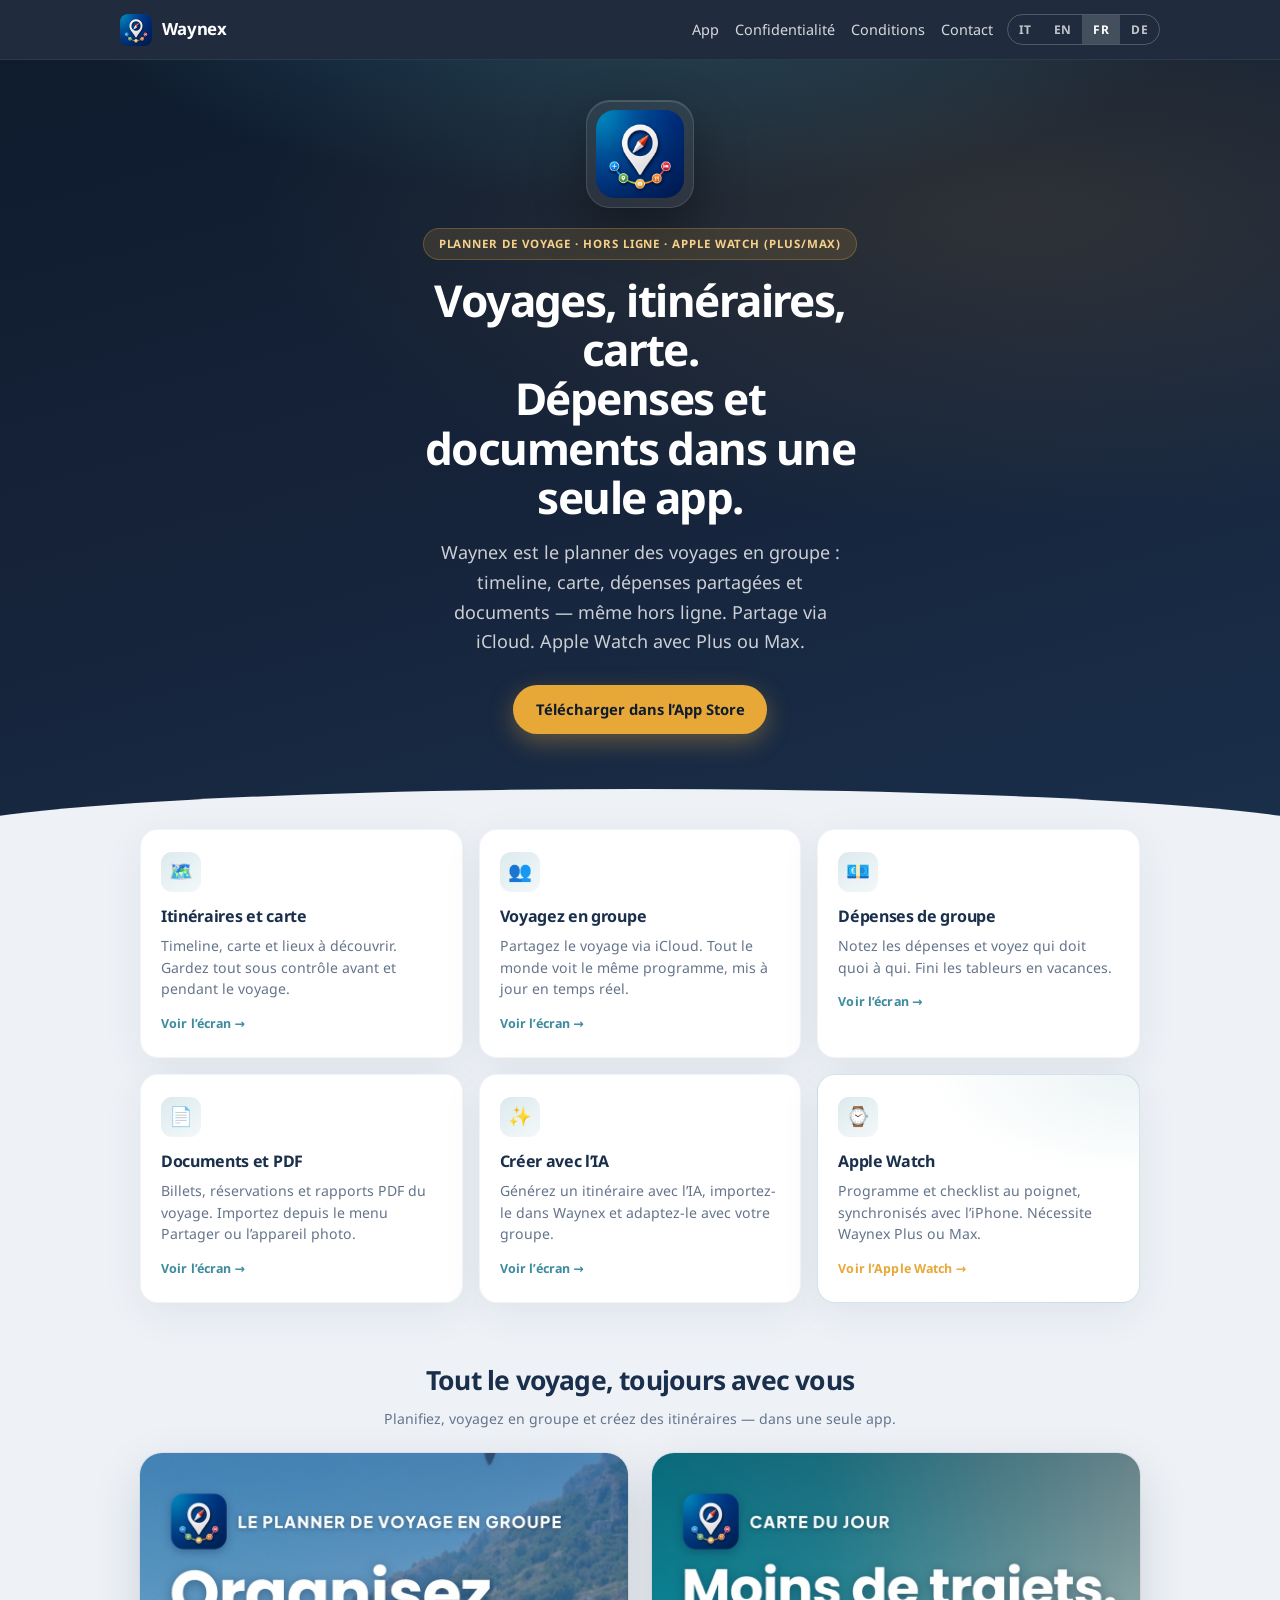
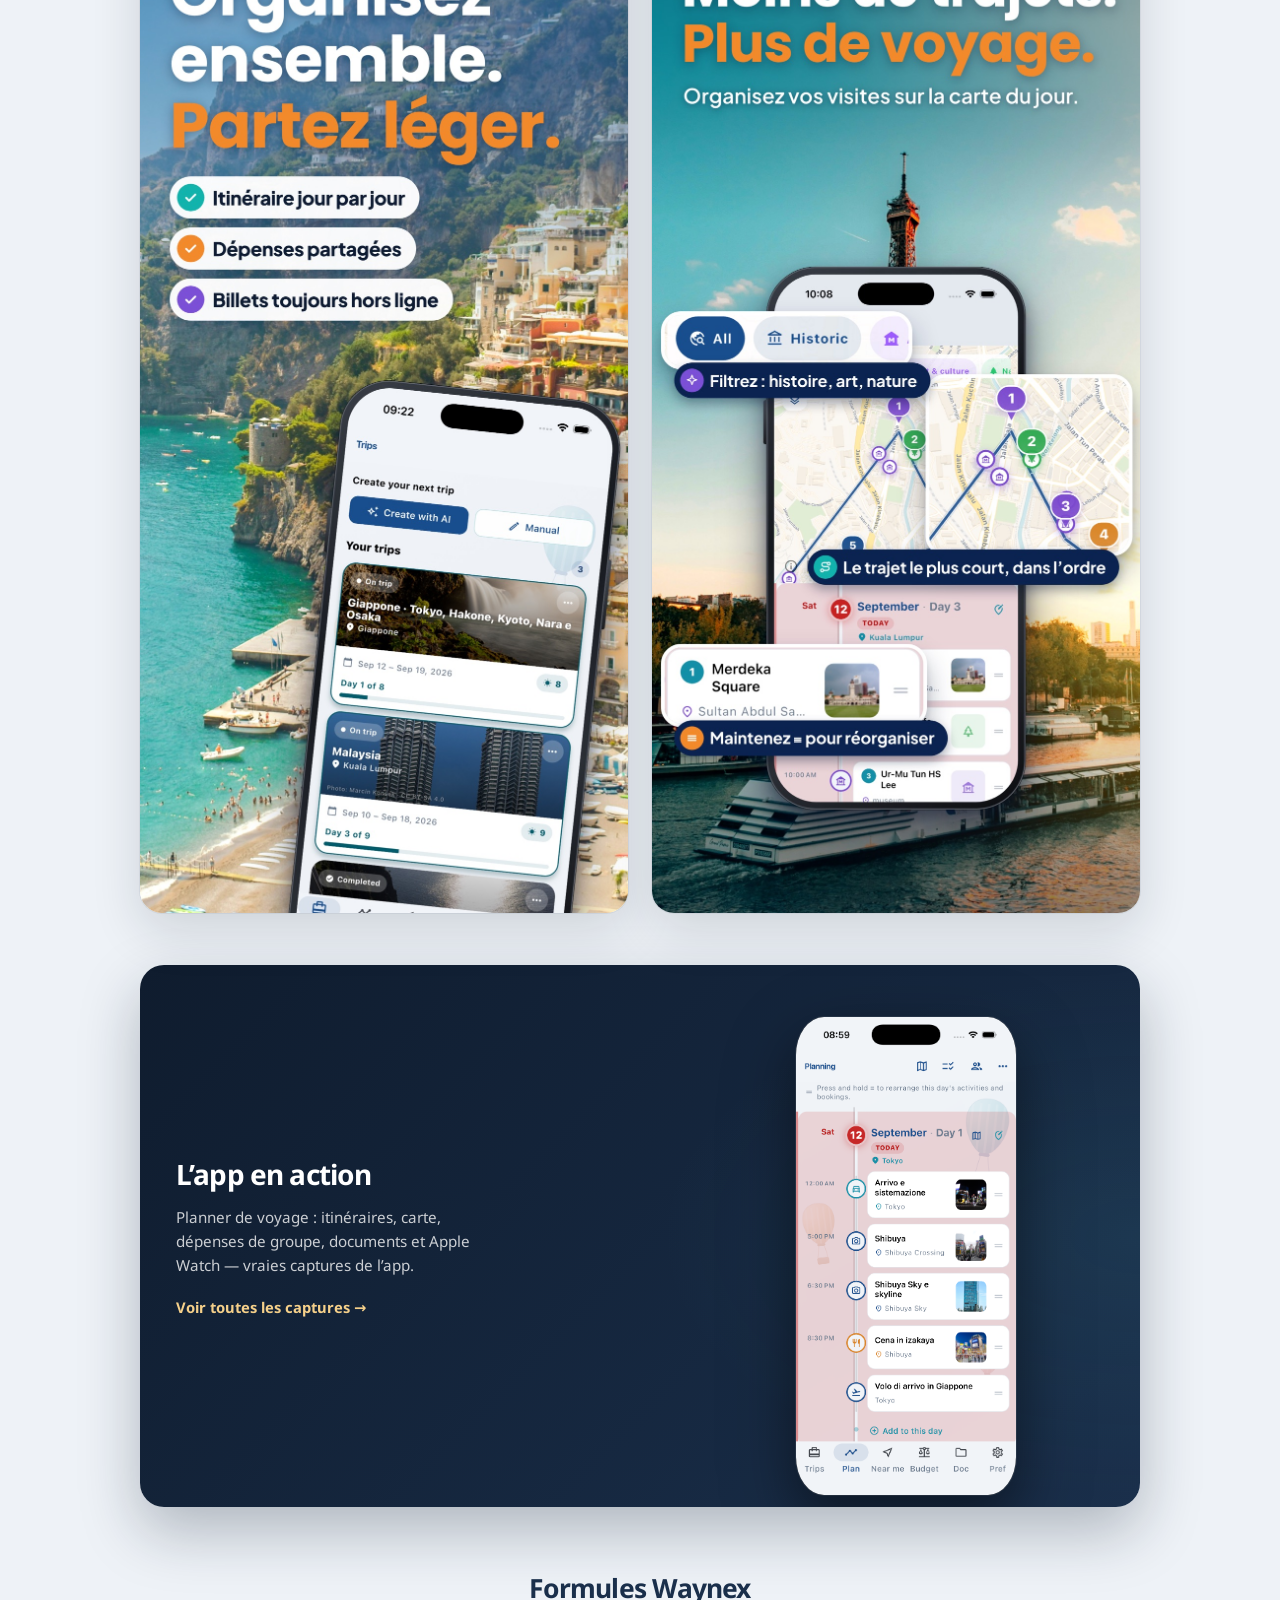
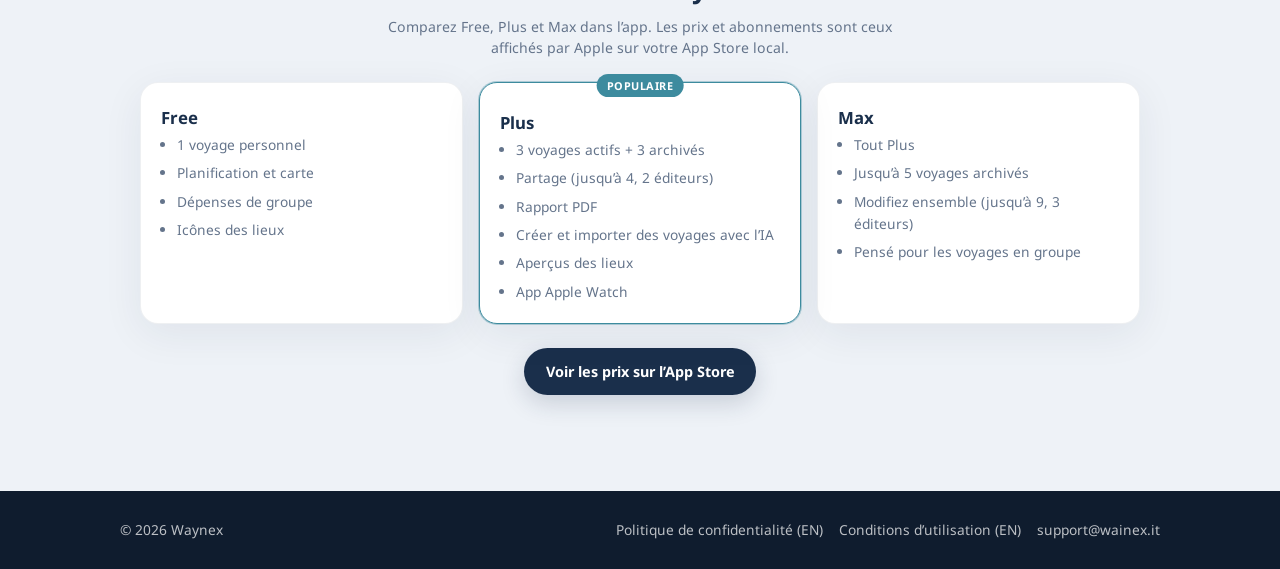
<file: fr/index.html>
<!DOCTYPE html>
<html lang="fr">
<head>
  <meta charset="UTF-8">
  <meta name="viewport" content="width=device-width, initial-scale=1">
  <meta name="description" content="Planner de voyage en groupe : itinéraires, carte, dépenses partagées et documents dans une seule app — même hors ligne. Apple Watch avec Plus ou Max. Waynex pour iPhone, iPad et Apple Watch.">
  <meta name="apple-itunes-app" content="app-id=6789250800">
  <title>Waynex — Planner de voyage : itinéraires, carte, dépenses et documents</title>
  <link rel="canonical" href="https://wainex.it/fr/">
  <link rel="alternate" hreflang="it" href="https://wainex.it/">
  <link rel="alternate" hreflang="en" href="https://wainex.it/en/">
  <link rel="alternate" hreflang="fr" href="https://wainex.it/fr/">
  <link rel="alternate" hreflang="de" href="https://wainex.it/de/">
  <link rel="alternate" hreflang="x-default" href="https://wainex.it/">
  <link rel="icon" href="/assets/app-icon.png" type="image/png">
  <link rel="apple-touch-icon" href="/assets/app-icon.png">
  <link rel="preconnect" href="https://fonts.googleapis.com">
  <link rel="preconnect" href="https://fonts.gstatic.com" crossorigin>
  <link href="https://fonts.googleapis.com/css2?family=Noto+Sans:wght@400;600;700&display=swap" rel="stylesheet">
  <link rel="stylesheet" href="/styles.css?v=11">
  <script defer src="/site.js?v=15"></script>
</head>
<body>
  <header class="site-header">
    <div class="header-inner">
      <a class="brand" data-link="home" href="/fr/">
        <span class="brand-mark" aria-hidden="true">
          <img src="/assets/app-icon.png" alt="" width="36" height="36">
        </span>
        Waynex
      </a>
      <div class="header-right">
        <nav class="nav-links" aria-label="Main">
          <a data-link="screenshots" href="/fr/screenshots/" data-i18n="navScreenshots">App</a>
          <a data-link="privacy" href="/en/privacy/" data-i18n="navPrivacy">Confidentialité</a>
          <a data-link="terms" href="/en/terms/" data-i18n="navTerms">Conditions</a>
          <a href="mailto:support@wainex.it" data-i18n="navContact">Contact</a>
        </nav>
        <div class="lang-switch" aria-label="Language">
          <a href="/" data-lang-btn="it">IT</a>
          <a href="/en/" data-lang-btn="en">EN</a>
          <a href="/fr/" data-lang-btn="fr" class="active">FR</a>
          <a href="/de/" data-lang-btn="de">DE</a>
        </div>
      </div>
    </div>
  </header>

  <section class="hero">
    <div class="hero-inner">
      <div class="hero-stack">
        <div class="hero-icon-wrap">
          <img class="hero-icon" src="/assets/app-icon.png" alt="Waynex" width="96" height="96">
        </div>
        <span class="hero-badge" data-i18n="heroBadge">Planner de voyage · hors ligne · Apple Watch (Plus/Max)</span>
        <h1 data-i18n="heroTitle">Voyages, itinéraires, carte.<br>Dépenses et documents dans une seule app.</h1>
        <p class="lead" data-i18n="heroLead">Waynex est le planner des voyages en groupe : timeline, carte, dépenses partagées et documents — même hors ligne. Partage via iCloud. Apple Watch avec Plus ou Max.</p>
        <a class="hero-cta" href="#" data-app-store rel="noopener noreferrer" data-i18n="heroCta">Télécharger dans l’App Store</a>
      </div>
    </div>
    <div class="hero-curve" aria-hidden="true"></div>
  </section>

  <main>
    <div class="features">
      <a class="feature-card feature-card-link" data-link="screenshots" data-shot-hash="plan" href="/fr/screenshots/#plan">
        <div class="feature-icon" aria-hidden="true">🗺️</div>
        <h3 data-i18n="f1Title">Itinéraires et carte</h3>
        <p data-i18n="f1Body">Timeline, carte et lieux à découvrir. Gardez tout sous contrôle avant et pendant le voyage.</p>
        <span class="feature-link-hint" data-i18n="featureSeeScreen">Voir l’écran →</span>
      </a>
      <a class="feature-card feature-card-link" data-link="screenshots" data-shot-hash="sharing" href="/fr/screenshots/#sharing">
        <div class="feature-icon" aria-hidden="true">👥</div>
        <h3 data-i18n="f2Title">Voyagez en groupe</h3>
        <p data-i18n="f2Body">Partagez le voyage via iCloud. Tout le monde voit le même programme, mis à jour en temps réel.</p>
        <span class="feature-link-hint" data-i18n="featureSeeScreen">Voir l’écran →</span>
      </a>
      <a class="feature-card feature-card-link" data-link="screenshots" data-shot-hash="budget" href="/fr/screenshots/#budget">
        <div class="feature-icon" aria-hidden="true">💶</div>
        <h3 data-i18n="f3Title">Dépenses de groupe</h3>
        <p data-i18n="f3Body">Notez les dépenses et voyez qui doit quoi à qui. Fini les tableurs en vacances.</p>
        <span class="feature-link-hint" data-i18n="featureSeeScreen">Voir l’écran →</span>
      </a>
      <a class="feature-card feature-card-link" data-link="screenshots" data-shot-hash="documents" href="/fr/screenshots/#documents">
        <div class="feature-icon" aria-hidden="true">📄</div>
        <h3 data-i18n="f4Title">Documents et PDF</h3>
        <p data-i18n="f4Body">Billets, réservations et rapports PDF du voyage. Importez depuis le menu Partager ou l’appareil photo.</p>
        <span class="feature-link-hint" data-i18n="featureSeeScreen">Voir l’écran →</span>
      </a>
      <a class="feature-card feature-card-link" data-link="screenshots" data-shot-hash="ai" href="/fr/screenshots/#ai">
        <div class="feature-icon" aria-hidden="true">✨</div>
        <h3 data-i18n="f5Title">Créer avec l’IA</h3>
        <p data-i18n="f5Body">Générez un itinéraire avec l’IA, importez-le dans Waynex et adaptez-le avec votre groupe.</p>
        <span class="feature-link-hint" data-i18n="featureSeeScreen">Voir l’écran →</span>
      </a>
      <a class="feature-card feature-card-link feature-card-link--watch" data-link="screenshots" data-shot-hash="watch" href="/fr/screenshots/#watch">
        <div class="feature-icon" aria-hidden="true">⌚</div>
        <h3 data-i18n="f6Title">Apple Watch</h3>
        <p data-i18n="f6Body">Programme et checklist au poignet, synchronisés avec l’iPhone. Nécessite Waynex Plus ou Max.</p>
        <span class="feature-link-hint" data-i18n="featureSeeWatch">Voir l’Apple Watch →</span>
      </a>
    </div>

    <section class="section section-infographics" aria-label="Aperçu Waynex">
      <div class="section-header">
        <h2 data-i18n="infoTitle">Tout le voyage, toujours avec vous</h2>
        <p class="section-note" data-i18n="infoNote">Planifiez, voyagez en groupe et créez des itinéraires — dans une seule app.</p>
      </div>
      <div class="infographic-pair">
        <figure class="infographic-card">
          <img
            src="/assets/infographics/iphone-fr-1.jpg?v=2"
            alt="Waynex : organisez ensemble, partez léger — itinéraire, dépenses et billets hors ligne" data-i18n-alt="info1Alt" data-i18n-alt="info1Alt"
            width="660"
            height="1434"
            loading="lazy"
            decoding="async"
          >
        </figure>
        <figure class="infographic-card">
          <img
            src="/assets/infographics/iphone-fr-2.jpg?v=2"
            alt="Waynex : carte du jour avec étapes dans l’ordre et trajet le plus court" data-i18n-alt="info2Alt" data-i18n-alt="info2Alt"
            width="660"
            height="1434"
            loading="lazy"
            decoding="async"
          >
        </figure>
      </div>
    </section>

    <section class="section section-screenshots-teaser" id="app">
      <div class="teaser-card">
        <div class="teaser-copy">
          <h2 data-i18n="screenshotsTeaserTitle">L’app en action</h2>
          <p data-i18n="screenshotsTeaserBody">Planner de voyage : itinéraires, carte, dépenses de groupe, documents et Apple Watch — vraies captures de l’app.</p>
          <a class="teaser-link" data-link="screenshots" href="/fr/screenshots/" data-i18n="screenshotsTeaserCta">Voir toutes les captures →</a>
        </div>
        <div class="teaser-phone" aria-hidden="true">
          <div class="phone phone--teaser phone--teaser-lg phone--hires">
            <div class="phone-bezel"><div class="phone-screen"><img src="/assets/screenshots/02-plan-1206.png?v=4" alt="" width="1206" height="2622" loading="lazy" decoding="async"></div></div>
          </div>
        </div>
      </div>
    </section>

    <section class="section section-plans" id="plans">
      <div class="section-header">
        <h2 data-i18n="plansTitle">Formules Waynex</h2>
        <p class="section-note" data-i18n="plansNote">Comparez Free, Plus et Max dans l’app. Les prix et abonnements sont ceux affichés par Apple sur votre App Store local.</p>
      </div>
      <div class="plans">
        <article class="plan-card">
          <h3>Free</h3>
          <ul>
            <li data-i18n="free1">1 voyage personnel</li>
            <li data-i18n="free2">Planification et carte</li>
            <li data-i18n="free3">Dépenses de groupe</li>
            <li data-i18n="free4">Icônes des lieux</li>
          </ul>
        </article>
        <article class="plan-card highlight">
          <span class="plan-tag" data-i18n="planPopular">Populaire</span>
          <h3>Plus</h3>
          <ul>
            <li data-i18n="plus1">3 voyages actifs + 3 archivés</li>
            <li data-i18n="plus2">Partage (jusqu’à 4, 2 éditeurs)</li>
            <li data-i18n="plus3">Rapport PDF</li>
            <li data-i18n="plus4">Créer et importer des voyages avec l’IA</li>
            <li data-i18n="plus5">Aperçus des lieux</li>
            <li data-i18n="plus6">App Apple Watch</li>
          </ul>
        </article>
        <article class="plan-card">
          <h3>Max</h3>
          <ul>
            <li data-i18n="max1">Tout Plus</li>
            <li data-i18n="max2">Jusqu’à 5 voyages archivés</li>
            <li data-i18n="max3">Modifiez ensemble (jusqu’à 9, 3 éditeurs)</li>
            <li data-i18n="max4">Pensé pour les voyages en groupe</li>
          </ul>
        </article>
      </div>
      <p class="plans-cta-wrap">
        <a class="plans-cta" href="#" data-app-store rel="noopener noreferrer" data-i18n="plansCta">Voir les prix sur l’App Store</a>
      </p>
    </section>
  </main>

  <footer class="site-footer">
    <div class="footer-inner">
      <span>© 2026 Waynex</span>
      <nav class="footer-links" aria-label="Legal">
        <a data-link="privacy" href="/en/privacy/" data-i18n="footerPrivacy">Politique de confidentialité (EN)</a>
        <a data-link="terms" href="/en/terms/" data-i18n="footerTerms">Conditions d’utilisation (EN)</a>
        <a href="mailto:support@wainex.it">support@wainex.it</a>
      </nav>
    </div>
  </footer>
</body>
</html>
</file>
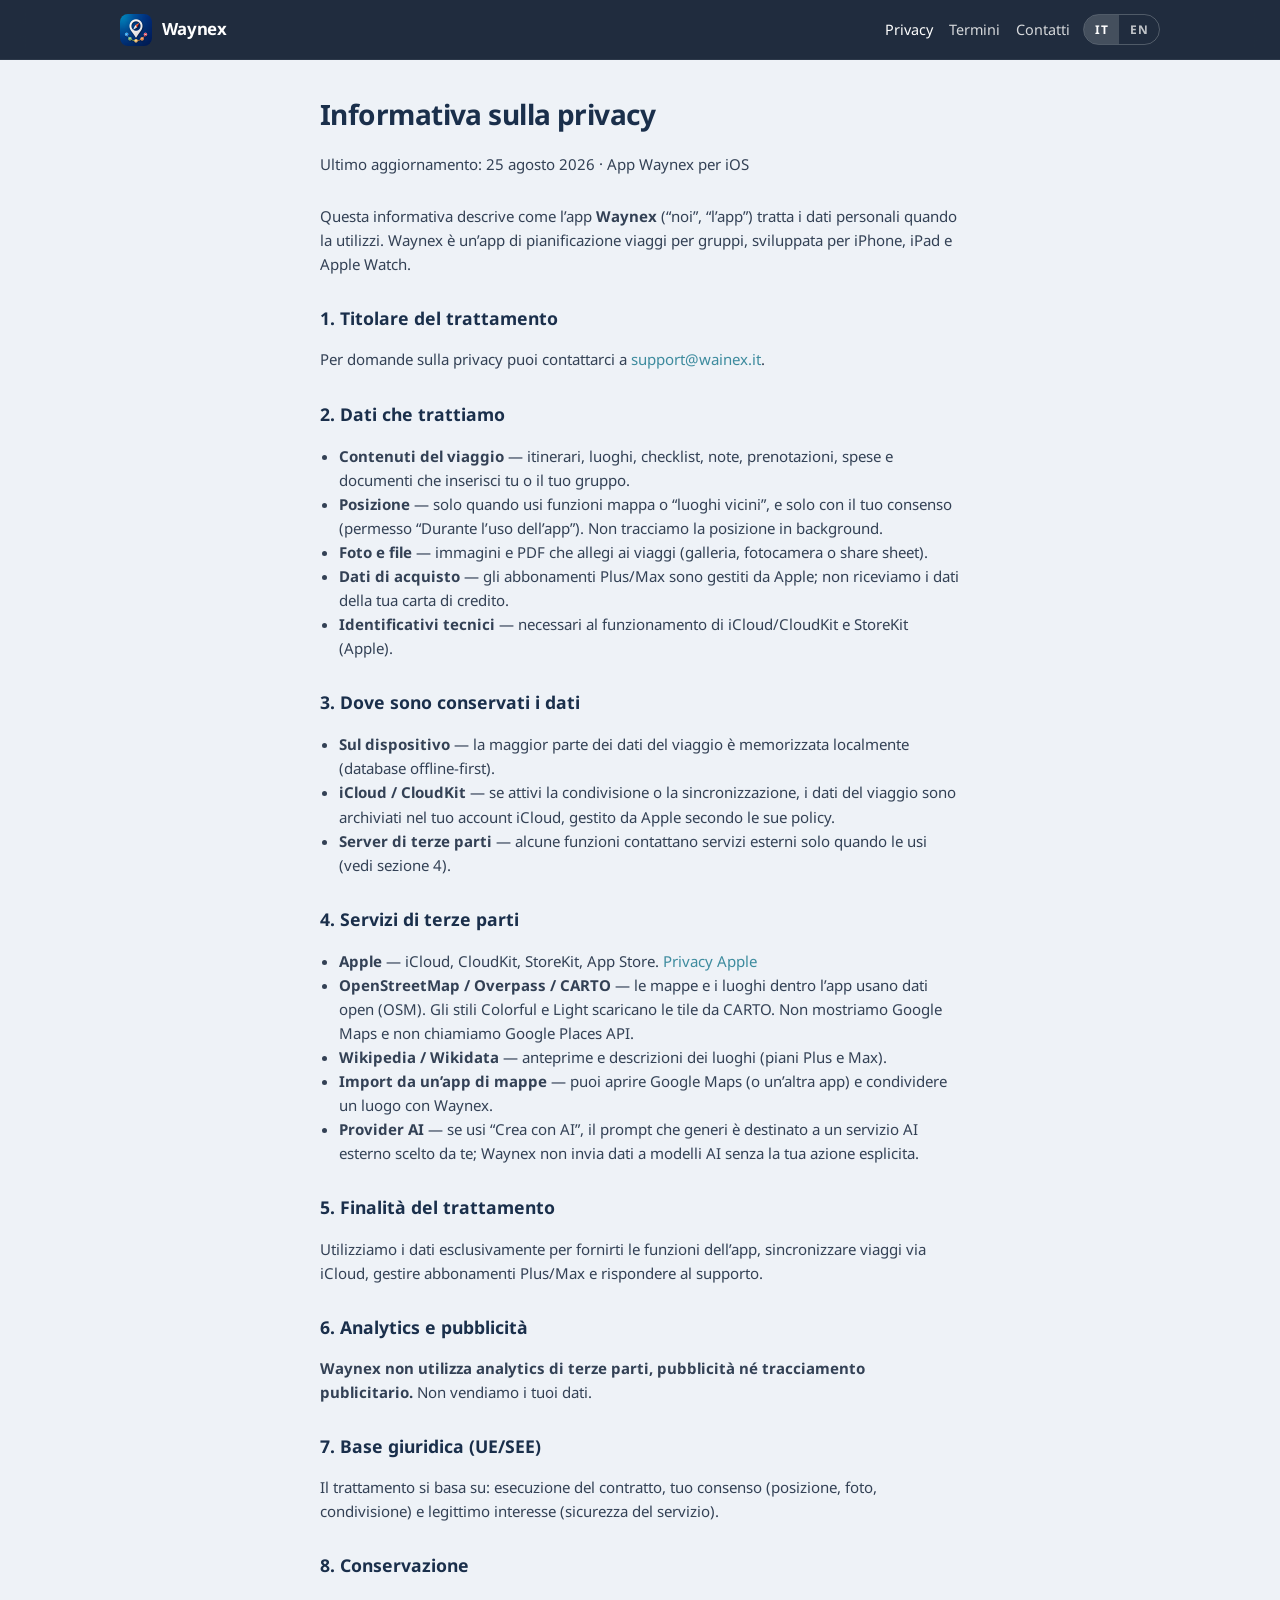
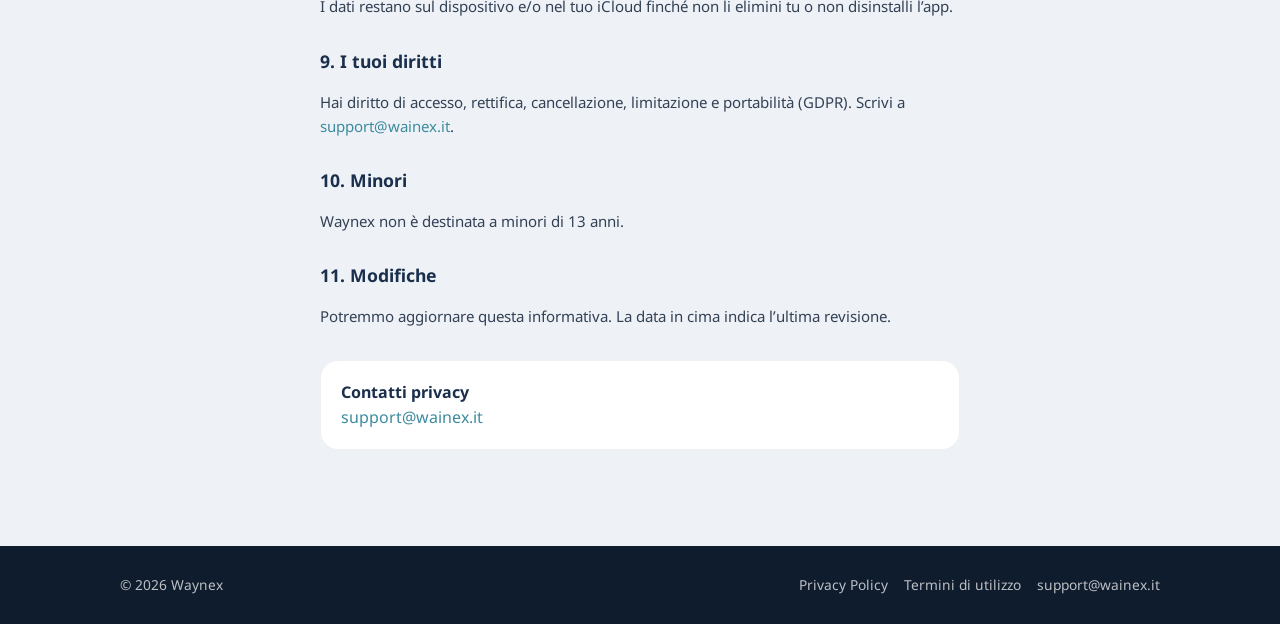
<file: privacy/index.html>
<!DOCTYPE html>
<html lang="it">
<head>
  <meta charset="UTF-8">
  <meta name="viewport" content="width=device-width, initial-scale=1">
  <meta name="description" content="Informativa sulla privacy di Waynex — app di pianificazione viaggi per iOS.">
  <title>Privacy Policy — Waynex</title>
  <link rel="icon" href="/assets/app-icon.png" type="image/png">
  <link rel="preconnect" href="https://fonts.googleapis.com">
  <link rel="preconnect" href="https://fonts.gstatic.com" crossorigin>
  <link href="https://fonts.googleapis.com/css2?family=Noto+Sans:wght@400;600;700&display=swap" rel="stylesheet">
  <link rel="stylesheet" href="/styles.css">
</head>
<body>
  <header class="site-header">
    <div class="header-inner">
      <a class="brand" href="/">
        <span class="brand-mark" aria-hidden="true">
          <img src="/assets/app-icon.png" alt="" width="36" height="36">
        </span>
        Waynex
      </a>
      <div class="header-right">
        <nav class="nav-links" aria-label="Principale">
          <a href="/privacy/" class="active">Privacy</a>
          <a href="/terms/">Termini</a>
          <a href="mailto:support@wainex.it">Contatti</a>
        </nav>
        <div class="lang-switch" aria-label="Lingua">
          <a href="/privacy/" class="active">IT</a>
          <a href="/en/privacy/">EN</a>
        </div>
      </div>
    </div>
  </header>

  <article class="legal-page">
    <h1>Informativa sulla privacy</h1>
    <p class="legal-meta">Ultimo aggiornamento: 25 agosto 2026 · App Waynex per iOS</p>

    <p>Questa informativa descrive come l’app <strong>Waynex</strong> (“noi”, “l’app”) tratta i dati personali quando la utilizzi. Waynex è un’app di pianificazione viaggi per gruppi, sviluppata per iPhone, iPad e Apple Watch.</p>

    <h2>1. Titolare del trattamento</h2>
    <p>Per domande sulla privacy puoi contattarci a <a href="mailto:support@wainex.it">support@wainex.it</a>.</p>

    <h2>2. Dati che trattiamo</h2>
    <ul>
      <li><strong>Contenuti del viaggio</strong> — itinerari, luoghi, checklist, note, prenotazioni, spese e documenti che inserisci tu o il tuo gruppo.</li>
      <li><strong>Posizione</strong> — solo quando usi funzioni mappa o “luoghi vicini”, e solo con il tuo consenso (permesso “Durante l’uso dell’app”). Non tracciamo la posizione in background.</li>
      <li><strong>Foto e file</strong> — immagini e PDF che allegi ai viaggi (galleria, fotocamera o share sheet).</li>
      <li><strong>Dati di acquisto</strong> — gli abbonamenti Plus/Max sono gestiti da Apple; non riceviamo i dati della tua carta di credito.</li>
      <li><strong>Identificativi tecnici</strong> — necessari al funzionamento di iCloud/CloudKit e StoreKit (Apple).</li>
    </ul>

    <h2>3. Dove sono conservati i dati</h2>
    <ul>
      <li><strong>Sul dispositivo</strong> — la maggior parte dei dati del viaggio è memorizzata localmente (database offline-first).</li>
      <li><strong>iCloud / CloudKit</strong> — se attivi la condivisione o la sincronizzazione, i dati del viaggio sono archiviati nel tuo account iCloud, gestito da Apple secondo le sue policy.</li>
      <li><strong>Server di terze parti</strong> — alcune funzioni contattano servizi esterni solo quando le usi (vedi sezione 4).</li>
    </ul>

    <h2>4. Servizi di terze parti</h2>
    <ul>
      <li><strong>Apple</strong> — iCloud, CloudKit, StoreKit, App Store. <a href="https://www.apple.com/legal/privacy/" rel="noopener">Privacy Apple</a></li>
      <li><strong>OpenStreetMap / Overpass / CARTO</strong> — le mappe e i luoghi dentro l’app usano dati open (OSM). Gli stili Colorful e Light scaricano le tile da CARTO. Non mostriamo Google Maps e non chiamiamo Google Places API.</li>
      <li><strong>Wikipedia / Wikidata</strong> — anteprime e descrizioni dei luoghi (piani Plus e Max).</li>
      <li><strong>Import da un’app di mappe</strong> — puoi aprire Google Maps (o un’altra app) e condividere un luogo con Waynex.</li>
      <li><strong>Provider AI</strong> — se usi “Crea con AI”, il prompt che generi è destinato a un servizio AI esterno scelto da te; Waynex non invia dati a modelli AI senza la tua azione esplicita.</li>
    </ul>

    <h2>5. Finalità del trattamento</h2>
    <p>Utilizziamo i dati esclusivamente per fornirti le funzioni dell’app, sincronizzare viaggi via iCloud, gestire abbonamenti Plus/Max e rispondere al supporto.</p>

    <h2>6. Analytics e pubblicità</h2>
    <p><strong>Waynex non utilizza analytics di terze parti, pubblicità né tracciamento publicitario.</strong> Non vendiamo i tuoi dati.</p>

    <h2>7. Base giuridica (UE/SEE)</h2>
    <p>Il trattamento si basa su: esecuzione del contratto, tuo consenso (posizione, foto, condivisione) e legittimo interesse (sicurezza del servizio).</p>

    <h2>8. Conservazione</h2>
    <p>I dati restano sul dispositivo e/o nel tuo iCloud finché non li elimini tu o non disinstalli l’app.</p>

    <h2>9. I tuoi diritti</h2>
    <p>Hai diritto di accesso, rettifica, cancellazione, limitazione e portabilità (GDPR). Scrivi a <a href="mailto:support@wainex.it">support@wainex.it</a>.</p>

    <h2>10. Minori</h2>
    <p>Waynex non è destinata a minori di 13 anni.</p>

    <h2>11. Modifiche</h2>
    <p>Potremmo aggiornare questa informativa. La data in cima indica l’ultima revisione.</p>

    <div class="contact-box">
      <strong>Contatti privacy</strong><br>
      <a href="mailto:support@wainex.it">support@wainex.it</a>
    </div>
  </article>

  <footer class="site-footer">
    <div class="footer-inner">
      <span>© 2026 Waynex</span>
      <nav class="footer-links" aria-label="Legale">
        <a href="/privacy/">Privacy Policy</a>
        <a href="/terms/">Termini di utilizzo</a>
        <a href="mailto:support@wainex.it">support@wainex.it</a>
      </nav>
    </div>
  </footer>
</body>
</html>
</file>
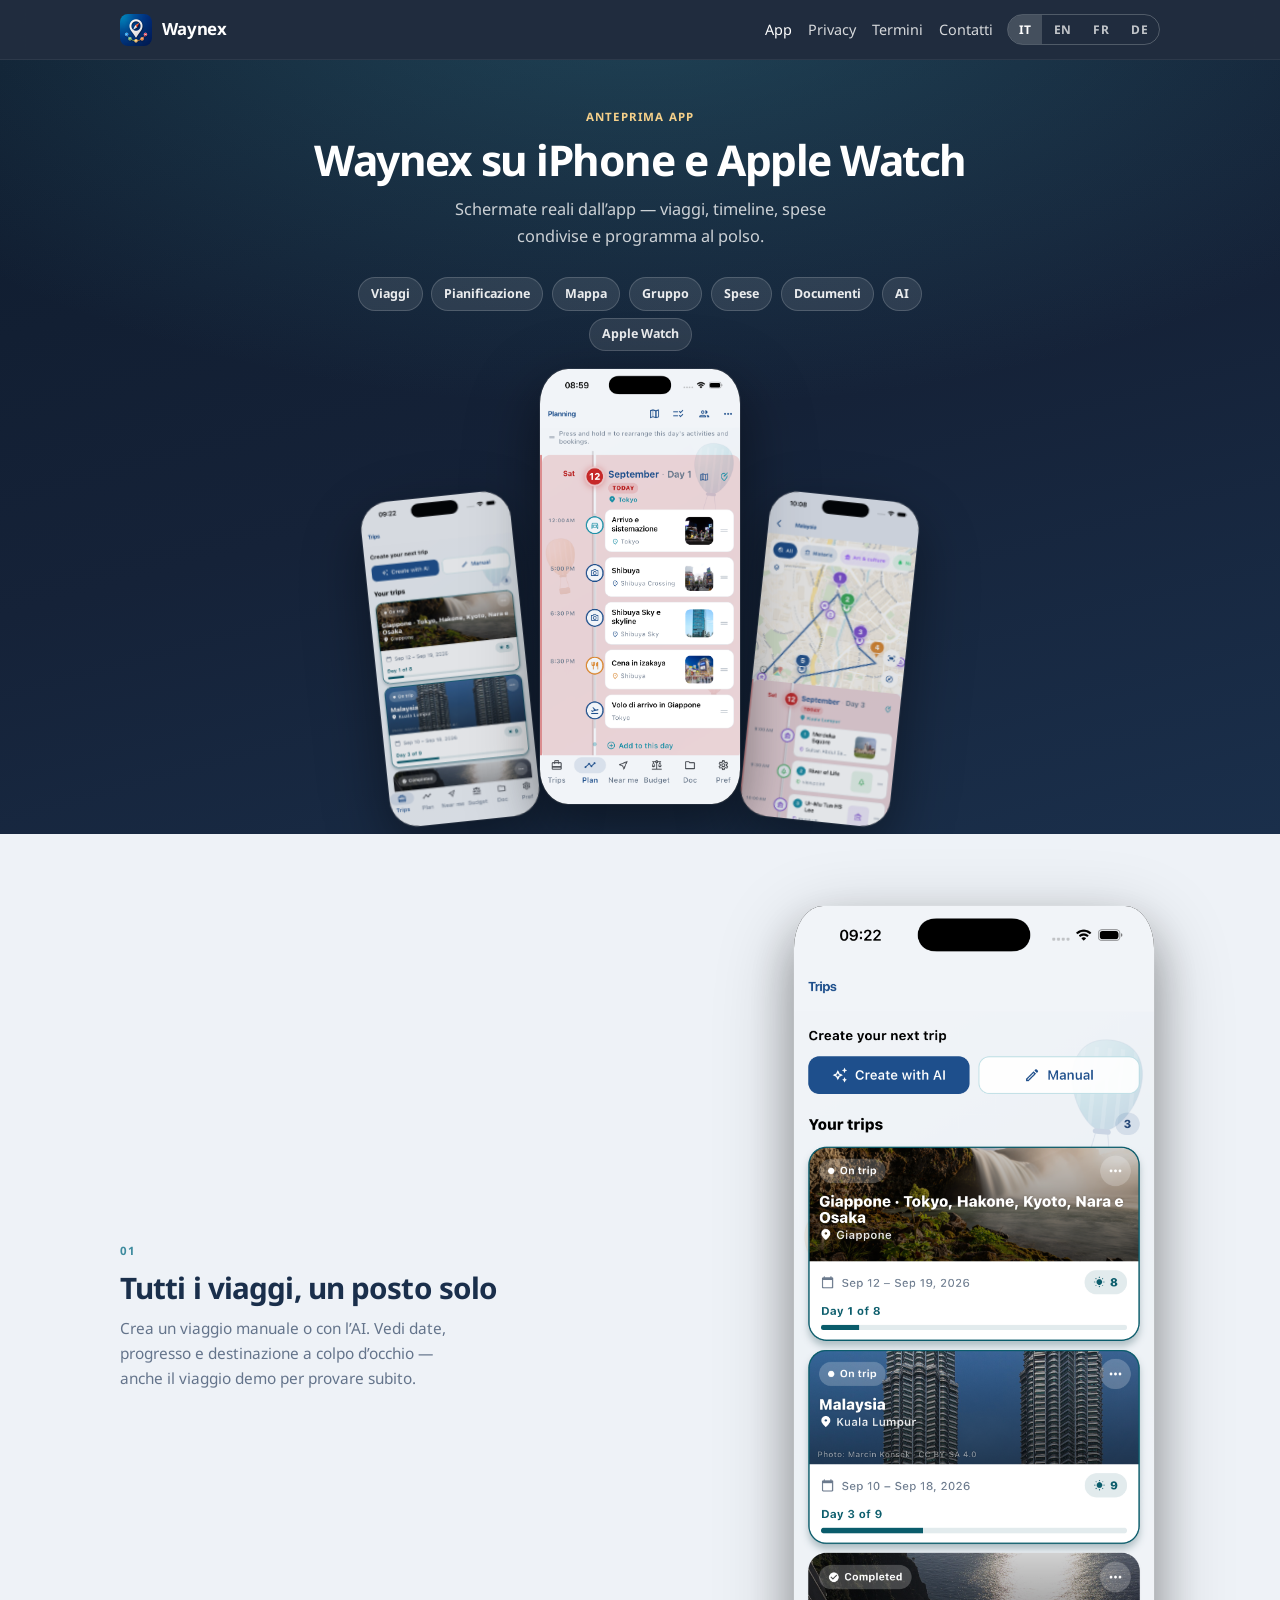
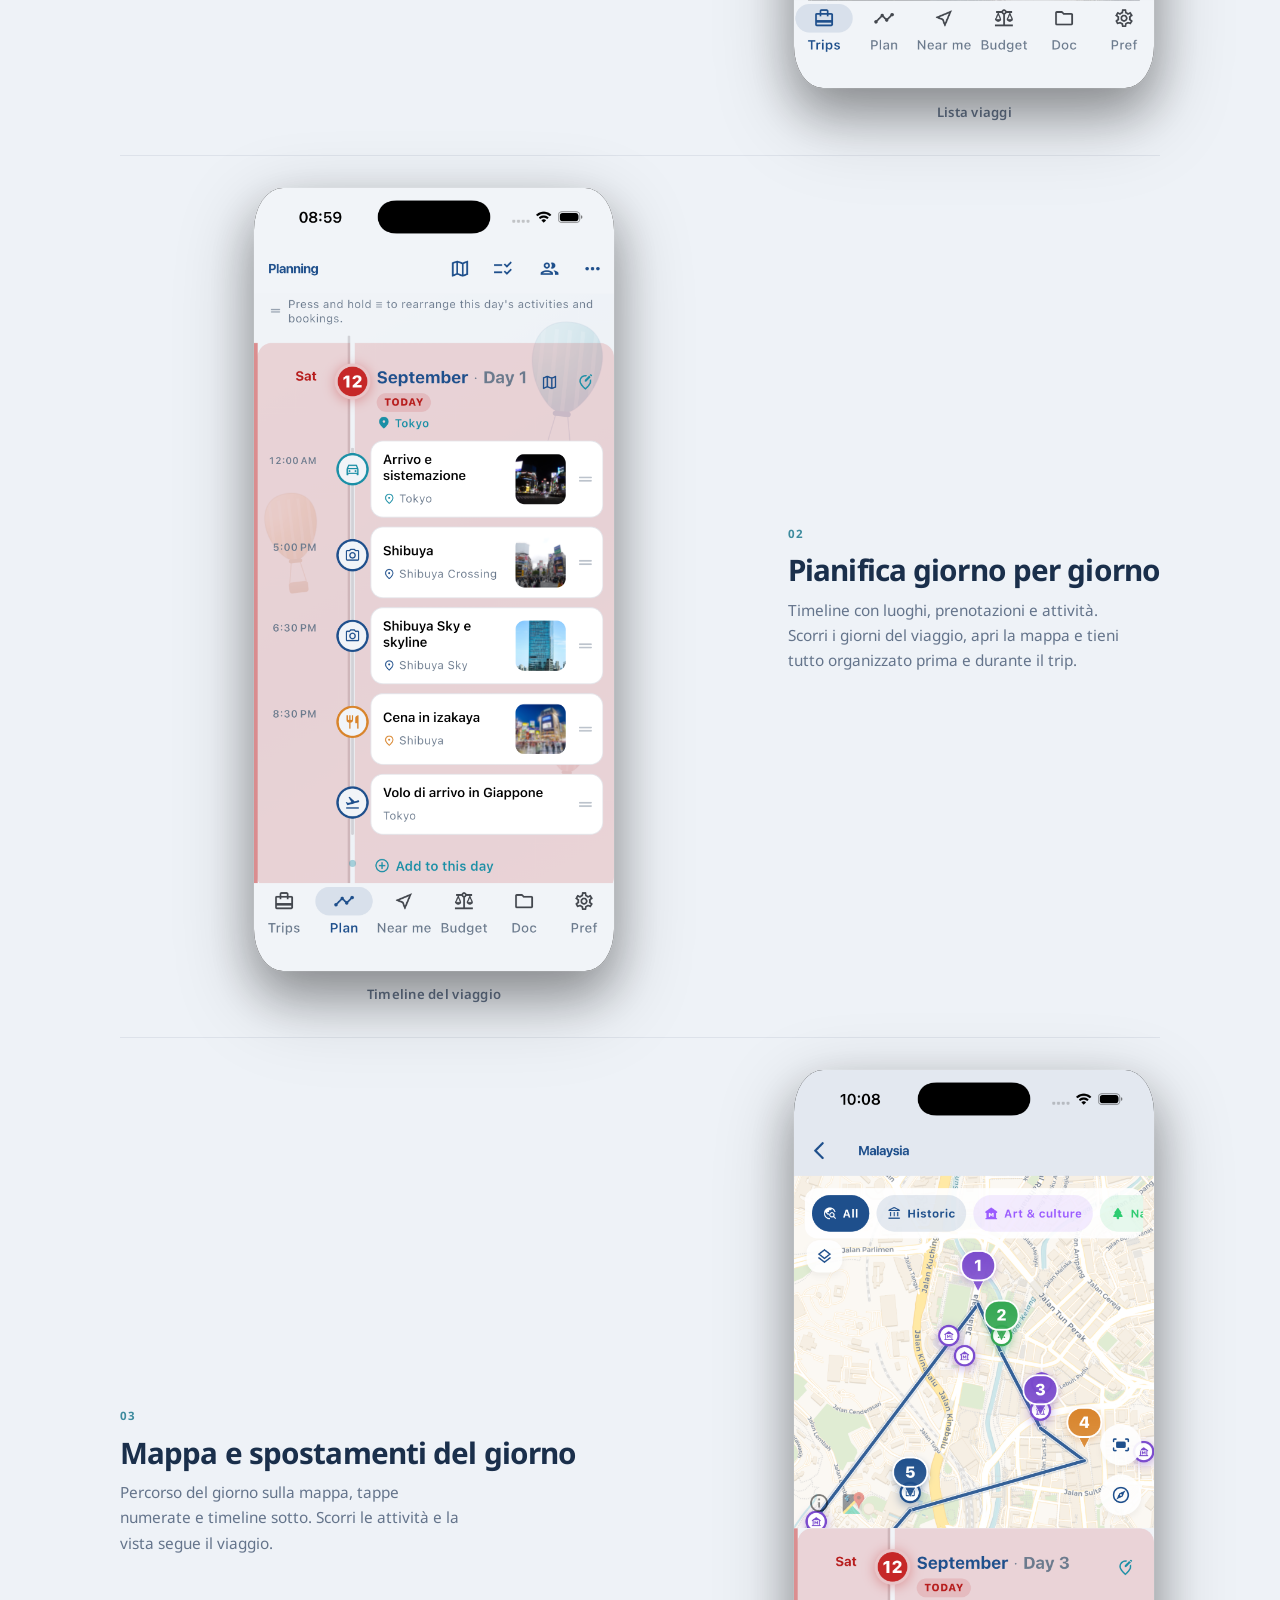
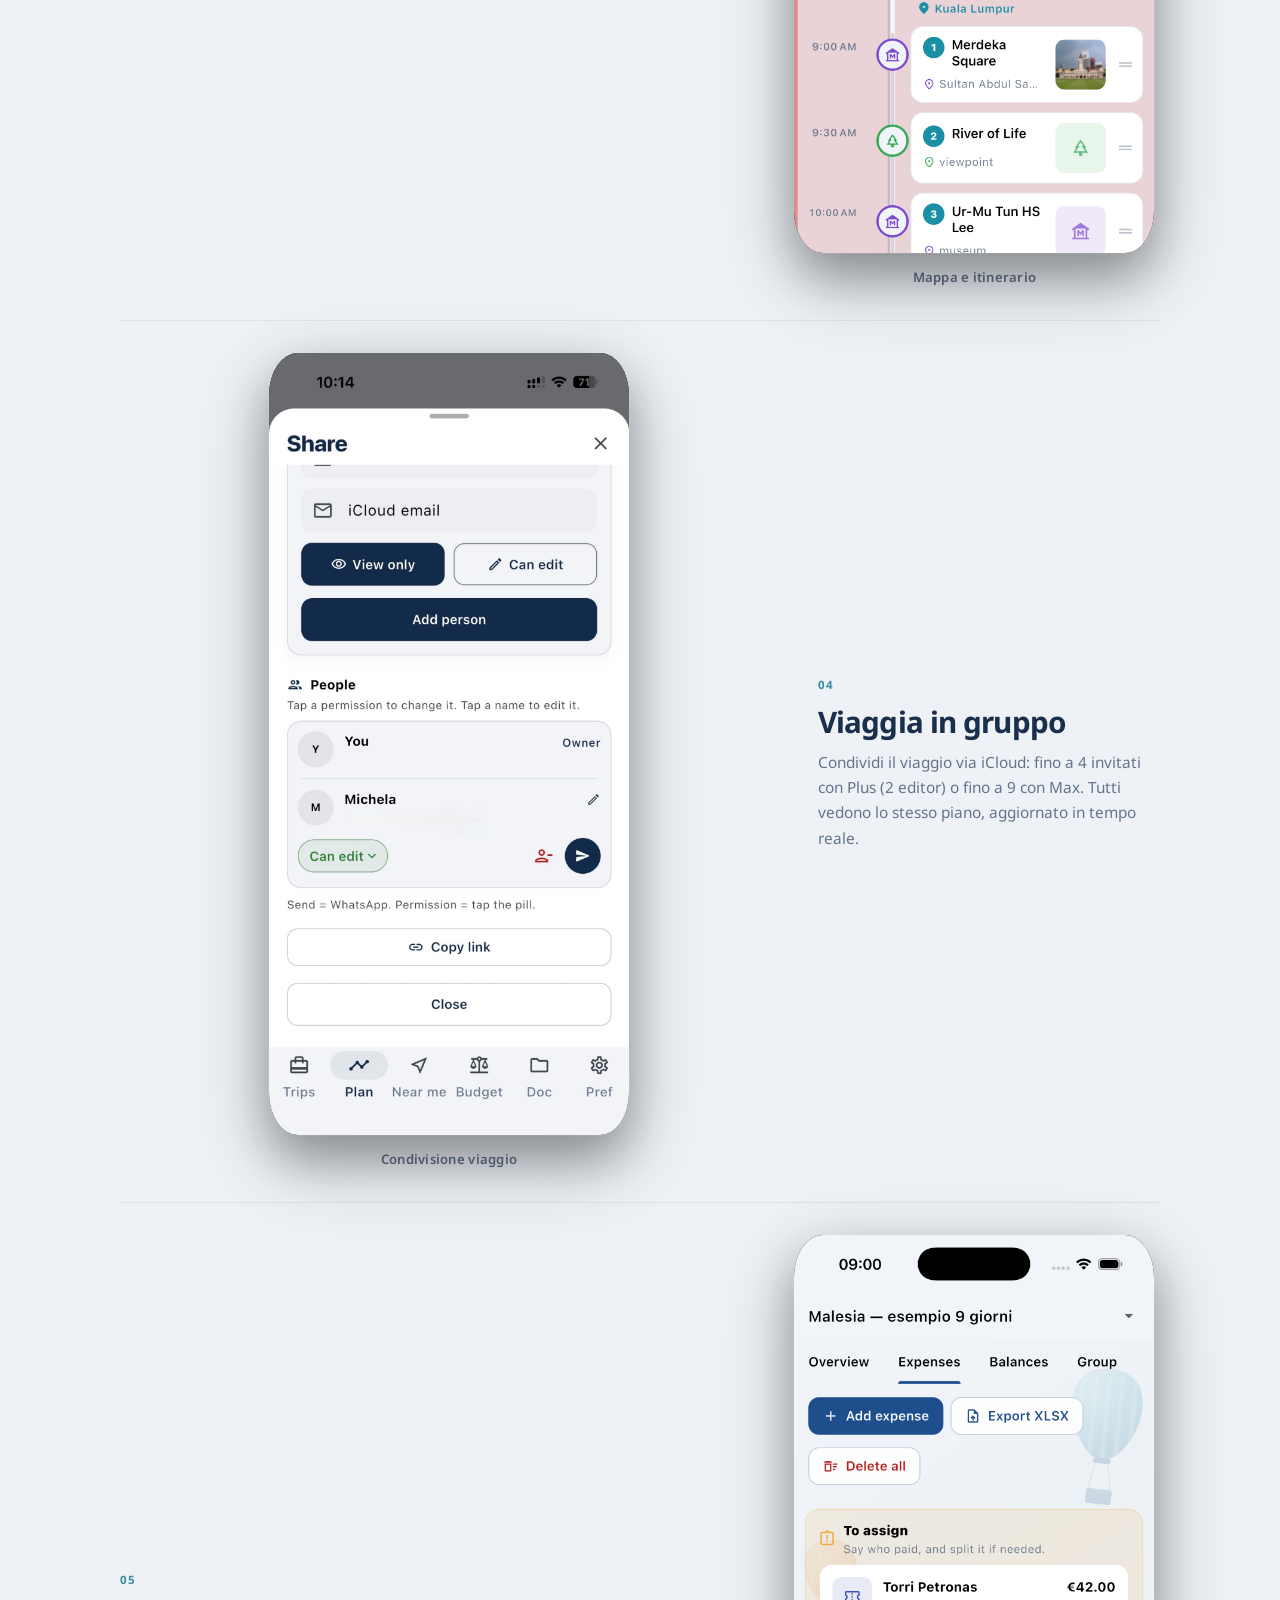
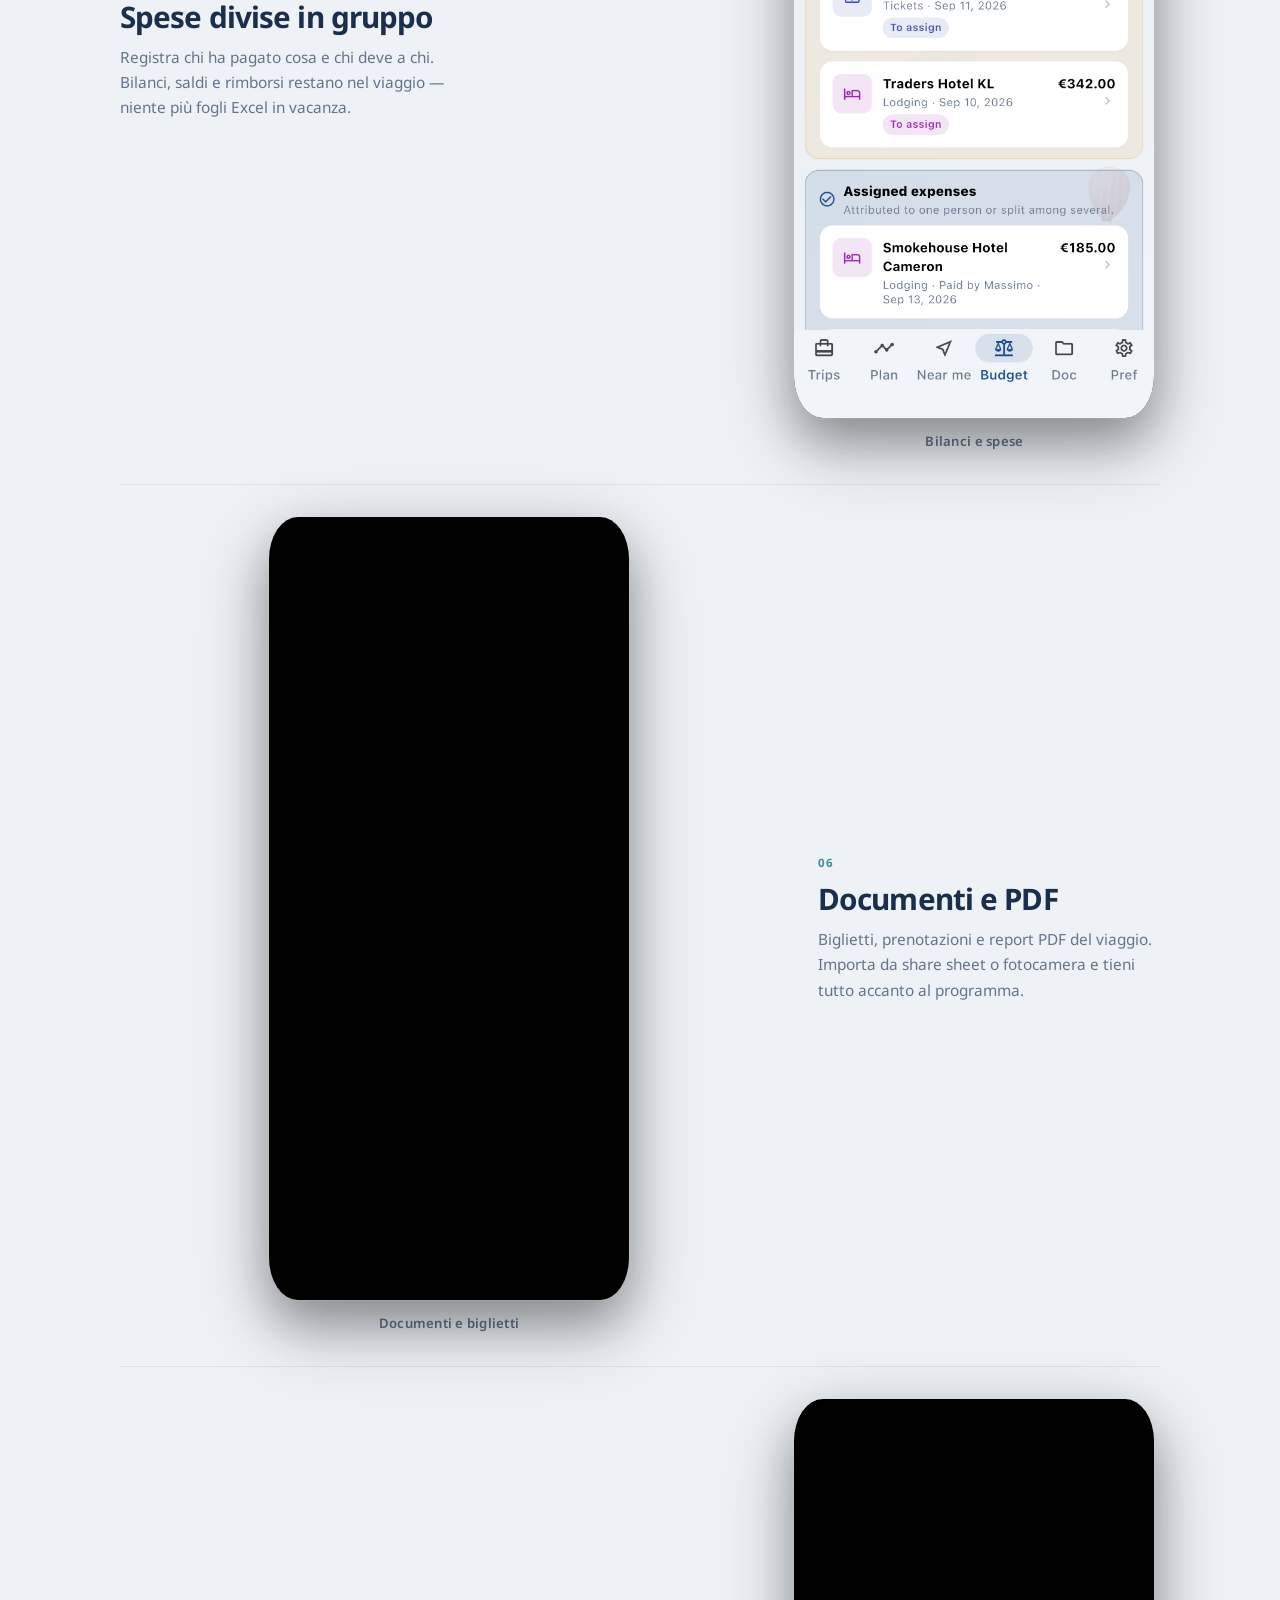
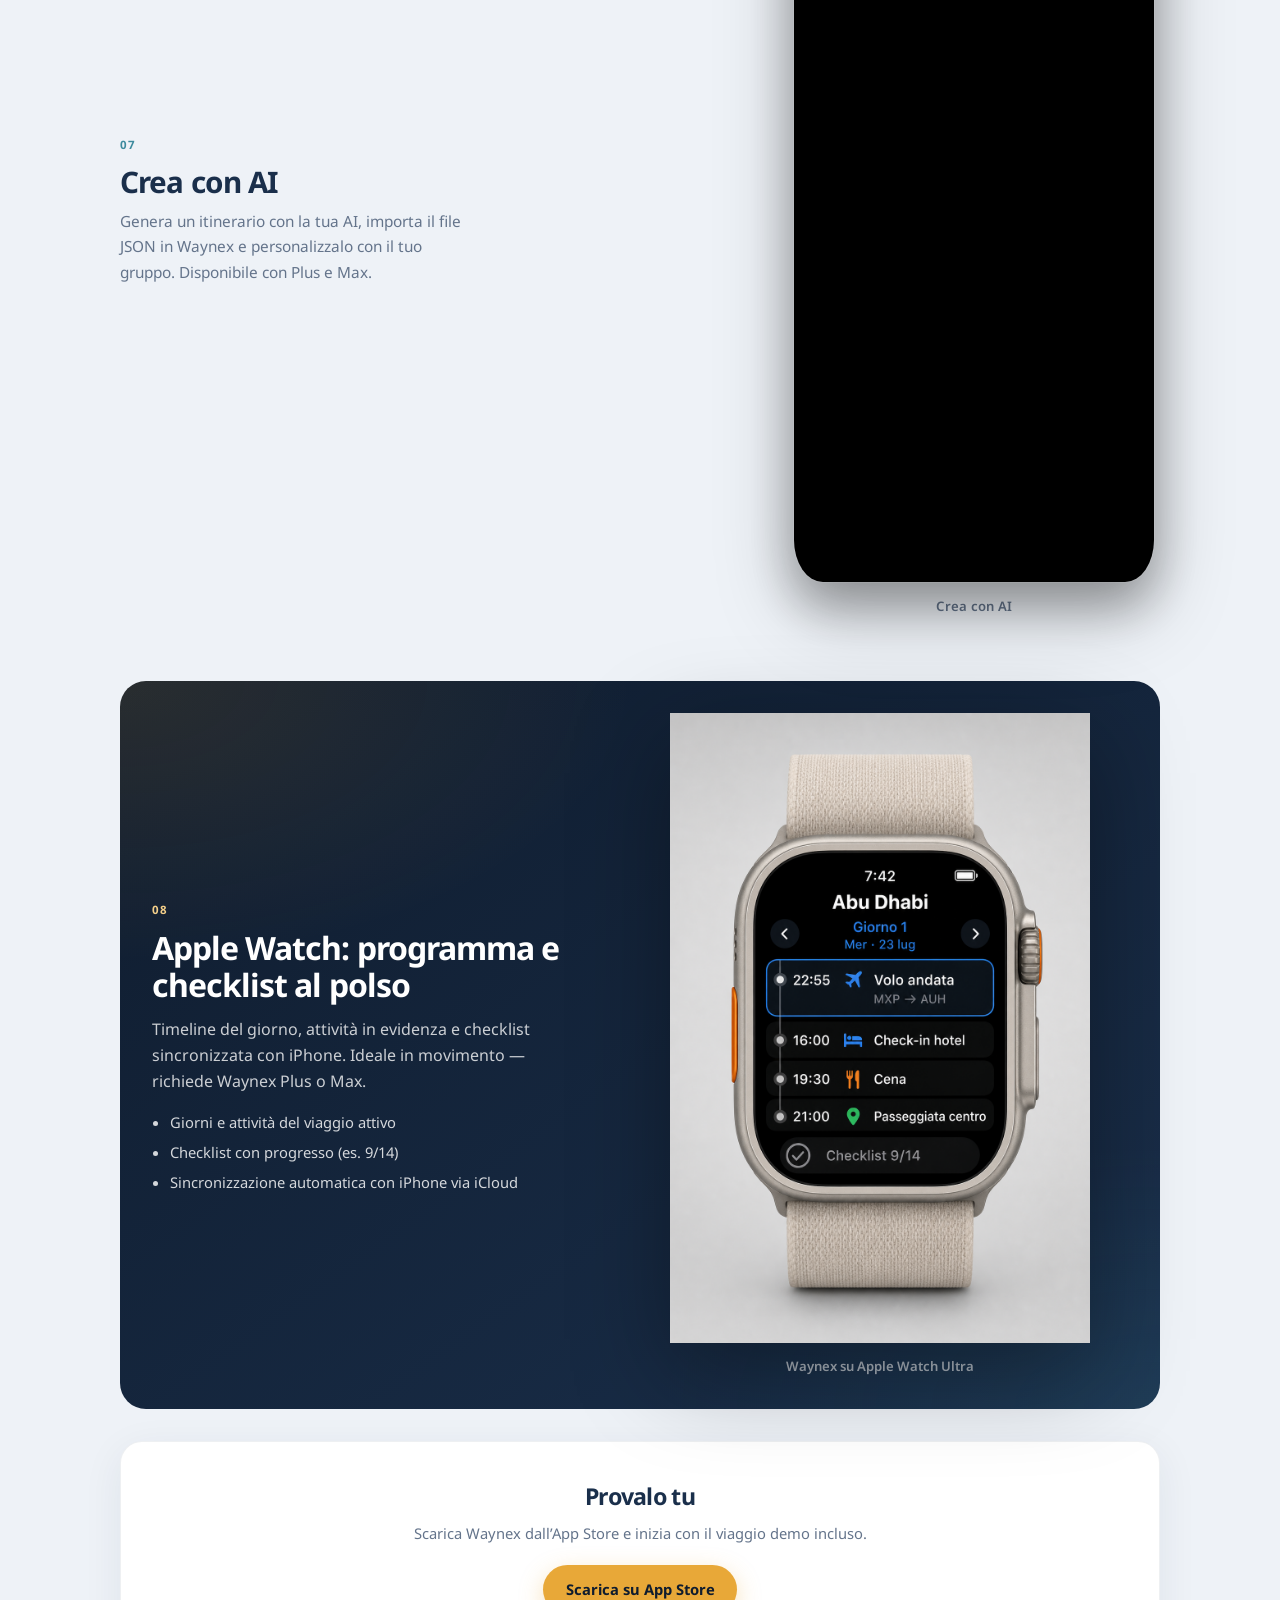
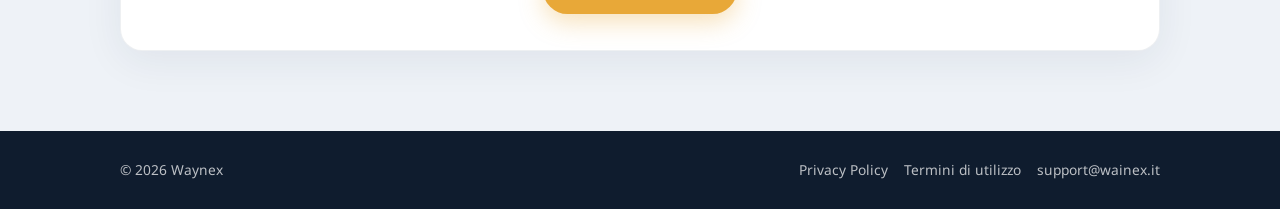
<file: screenshots/index.html>
<!DOCTYPE html>
<html lang="it">
<head>
  <meta charset="UTF-8">
  <meta name="viewport" content="width=device-width, initial-scale=1">
  <meta name="description" content="Schermate Waynex: planner viaggi con itinerari, mappa, spese di gruppo e documenti — anche offline. Apple Watch con Plus o Max.">
  <title>Schermate — Waynex planner viaggi</title>
  <link rel="canonical" href="https://wainex.it/screenshots/">
  <link rel="alternate" hreflang="it" href="https://wainex.it/screenshots/">
  <link rel="alternate" hreflang="en" href="https://wainex.it/en/screenshots/">
  <link rel="alternate" hreflang="fr" href="https://wainex.it/fr/screenshots/">
  <link rel="alternate" hreflang="de" href="https://wainex.it/de/screenshots/">
  <link rel="alternate" hreflang="x-default" href="https://wainex.it/screenshots/">
  <link rel="icon" href="/assets/app-icon.png" type="image/png">
  <link rel="apple-touch-icon" href="/assets/app-icon.png">
  <link rel="preconnect" href="https://fonts.googleapis.com">
  <link rel="preconnect" href="https://fonts.gstatic.com" crossorigin>
  <link href="https://fonts.googleapis.com/css2?family=Noto+Sans:wght@400;600;700&display=swap" rel="stylesheet">
  <link rel="stylesheet" href="/styles.css?v=11">
  <script defer src="/site.js?v=15"></script>
</head>
<body class="screenshots-page">
  <header class="site-header">
    <div class="header-inner">
      <a class="brand" data-link="home" href="/">
        <span class="brand-mark" aria-hidden="true">
          <img src="/assets/app-icon.png" alt="" width="36" height="36">
        </span>
        Waynex
      </a>
      <div class="header-right">
        <nav class="nav-links" aria-label="Main">
          <a data-link="screenshots" href="/screenshots/" data-i18n="navScreenshots" class="active">App</a>
          <a data-link="privacy" href="/privacy/" data-i18n="navPrivacy">Privacy</a>
          <a data-link="terms" href="/terms/" data-i18n="navTerms">Termini</a>
          <a href="mailto:support@wainex.it" data-i18n="navContact">Contatti</a>
        </nav>
        <div class="lang-switch" aria-label="Language">
          <a href="/screenshots/" data-lang-btn="it" class="active">IT</a>
          <a href="/en/screenshots/" data-lang-btn="en">EN</a>
          <a href="/fr/screenshots/" data-lang-btn="fr">FR</a>
          <a href="/de/screenshots/" data-lang-btn="de">DE</a>
        </div>
      </div>
    </div>
  </header>

  <section class="shots-hero">
    <div class="shots-hero-inner">
      <p class="shots-kicker" data-i18n="shotsKicker">Anteprima app</p>
      <h1 data-i18n="shotsTitle">Waynex su iPhone e Apple Watch</h1>
      <p class="shots-lead" data-i18n="shotsLead">Schermate reali dall’app — viaggi, timeline, spese condivise e programma al polso.</p>
      <nav class="shots-jump" aria-label="Sezioni schermate">
        <a href="#trips" data-i18n="shotNavTrips">Viaggi</a>
        <a href="#plan" data-i18n="shotNavPlan">Pianificazione</a>
        <a href="#map" data-i18n="shotNavMap">Mappa</a>
        <a href="#sharing" data-i18n="shotNavSharing">Gruppo</a>
        <a href="#budget" data-i18n="shotNavBudget">Spese</a>
        <a href="#documents" data-i18n="shotNavDocuments">Documenti</a>
        <a href="#ai" data-i18n="shotNavAi">AI</a>
        <a href="#watch" data-i18n="shotNavWatch">Apple Watch</a>
      </nav>
      <div class="shots-fan" aria-hidden="true">
        <div class="phone phone--left phone--hires">
          <div class="phone-bezel"><div class="phone-screen"><img src="/assets/screenshots/01-trips-1206.png?v=5" alt="" width="1206" height="2622" loading="eager" decoding="async"></div></div>
        </div>
        <div class="phone phone--center phone--hires">
          <div class="phone-bezel"><div class="phone-screen"><img src="/assets/screenshots/02-plan-1206.png?v=4" alt="" width="1206" height="2622" loading="eager" decoding="async"></div></div>
        </div>
        <div class="phone phone--right phone--hires">
          <div class="phone-bezel"><div class="phone-screen"><img src="/assets/screenshots/08-plan-map-1206.png?v=8" alt="" width="1206" height="2622" loading="eager" decoding="async"></div></div>
        </div>
      </div>
    </div>
  </section>

  <main class="shots-main">
    <article class="shot-row" id="trips">
      <div class="shot-copy">
        <span class="shot-num">01</span>
        <h2 data-i18n="shot1Title">Tutti i viaggi, un posto solo</h2>
        <p data-i18n="shot1Body">Crea un viaggio manuale o con l’AI. Vedi date, progresso e destinazione a colpo d’occhio — anche il viaggio demo per provare subito.</p>
      </div>
      <figure class="shot-device">
        <div class="phone phone--xlarge phone--hires">
          <div class="phone-bezel"><div class="phone-screen"><img src="/assets/screenshots/01-trips-1206.png?v=5" alt="Lista viaggi Waynex" width="1206" height="2622" data-i18n-alt="shot1Alt" loading="lazy" decoding="async"></div></div>
        </div>
        <figcaption data-i18n="shot1Caption">Lista viaggi</figcaption>
      </figure>
    </article>

    <article class="shot-row shot-row--reverse" id="plan">
      <div class="shot-copy">
        <span class="shot-num">02</span>
        <h2 data-i18n="shot2Title">Pianifica giorno per giorno</h2>
        <p data-i18n="shot2Body">Timeline con luoghi, prenotazioni e attività. Scorri i giorni del viaggio, apri la mappa e tieni tutto organizzato prima e durante il trip.</p>
      </div>
      <figure class="shot-device">
        <div class="phone phone--xlarge phone--hires">
          <div class="phone-bezel"><div class="phone-screen"><img src="/assets/screenshots/02-plan-1206.png?v=4" alt="Timeline del viaggio Waynex" width="1206" height="2622" data-i18n-alt="shot2Alt" loading="lazy" decoding="async"></div></div>
        </div>
        <figcaption data-i18n="shot2Caption">Timeline del viaggio</figcaption>
      </figure>
    </article>

    <article class="shot-row" id="map">
      <div class="shot-copy">
        <span class="shot-num">03</span>
        <h2 data-i18n="shotMapTitle">Mappa e spostamenti del giorno</h2>
        <p data-i18n="shotMapBody">Percorso del giorno sulla mappa, tappe numerate e timeline sotto. Scorri le attività e la vista segue il viaggio.</p>
      </div>
      <figure class="shot-device">
        <div class="phone phone--xlarge phone--hires">
          <div class="phone-bezel"><div class="phone-screen"><img src="/assets/screenshots/08-plan-map-1206.png?v=8" alt="Mappa del giorno e timeline Waynex" width="1206" height="2622" data-i18n-alt="shotMapAlt" loading="lazy" decoding="async"></div></div>
        </div>
        <figcaption data-i18n="shotMapCaption">Mappa e itinerario</figcaption>
      </figure>
    </article>

    <article class="shot-row shot-row--reverse" id="sharing">
      <div class="shot-copy">
        <span class="shot-num">04</span>
        <h2 data-i18n="shot3Title">Viaggia in gruppo</h2>
        <p data-i18n="shot3Body">Condividi il viaggio via iCloud: fino a 4 invitati con Plus (2 editor) o fino a 9 con Max. Tutti vedono lo stesso piano, aggiornato in tempo reale.</p>
      </div>
      <figure class="shot-device">
        <div class="phone phone--xlarge phone--hires">
          <div class="phone-bezel"><div class="phone-screen"><img src="/assets/screenshots/05-sharing-1206.png" alt="Condivisione viaggio Waynex" width="1206" height="2622" data-i18n-alt="shot3Alt" loading="lazy" decoding="async"></div></div>
        </div>
        <figcaption data-i18n="shot3Caption">Condivisione viaggio</figcaption>
      </figure>
    </article>

    <article class="shot-row" id="budget">
      <div class="shot-copy">
        <span class="shot-num">05</span>
        <h2 data-i18n="shot4Title">Spese divise in gruppo</h2>
        <p data-i18n="shot4Body">Registra chi ha pagato cosa e chi deve a chi. Bilanci, saldi e rimborsi restano nel viaggio — niente più fogli Excel in vacanza.</p>
      </div>
      <figure class="shot-device">
        <div class="phone phone--xlarge phone--hires">
          <div class="phone-bezel"><div class="phone-screen"><img src="/assets/screenshots/03-budget-1206.png?v=4" alt="Spese di gruppo Waynex" width="1206" height="2622" data-i18n-alt="shot4Alt" loading="lazy" decoding="async"></div></div>
        </div>
        <figcaption data-i18n="shot4Caption">Bilanci e spese</figcaption>
      </figure>
    </article>

    <article class="shot-row shot-row--reverse" id="documents">
      <div class="shot-copy">
        <span class="shot-num">06</span>
        <h2 data-i18n="shot5Title">Documenti e PDF</h2>
        <p data-i18n="shot5Body">Biglietti, prenotazioni e report PDF del viaggio. Importa da share sheet o fotocamera e tieni tutto accanto al programma.</p>
      </div>
      <figure class="shot-device">
        <div class="phone phone--xlarge phone--hires">
          <div class="phone-bezel"><div class="phone-screen"><img src="/assets/screenshots/06-documents-1206.png?v=5" alt="Documenti e programma Waynex" width="1206" height="2622" data-i18n-alt="shot5Alt" loading="lazy" decoding="async"></div></div>
        </div>
        <figcaption data-i18n="shot5Caption">Documenti e biglietti</figcaption>
      </figure>
    </article>

    <article class="shot-row" id="ai">
      <div class="shot-copy">
        <span class="shot-num">07</span>
        <h2 data-i18n="shot6Title">Crea con AI</h2>
        <p data-i18n="shot6Body">Genera un itinerario con la tua AI, importa il file JSON in Waynex e personalizzalo con il tuo gruppo. Disponibile con Plus e Max.</p>
      </div>
      <figure class="shot-device">
        <div class="phone phone--xlarge phone--hires">
          <div class="phone-bezel"><div class="phone-screen"><img src="/assets/screenshots/04-ai-1206.png?v=4" alt="Creazione viaggio con AI Waynex" width="1206" height="2622" data-i18n-alt="shot6Alt" loading="lazy" decoding="async"></div></div>
        </div>
        <figcaption data-i18n="shot6Caption">Crea con AI</figcaption>
      </figure>
    </article>

    <section class="watch-showcase" id="watch">
      <div class="watch-showcase-copy">
        <span class="shot-num">08</span>
        <h2 data-i18n="watchTitle">Apple Watch: programma e checklist al polso</h2>
        <p data-i18n="watchBody">Timeline del giorno, attività in evidenza e checklist sincronizzata con iPhone. Ideale in movimento — richiede Waynex Plus o Max.</p>
        <ul class="watch-points">
          <li data-i18n="watchPoint1">Giorni e attività del viaggio attivo</li>
          <li data-i18n="watchPoint2">Checklist con progresso (es. 9/14)</li>
          <li data-i18n="watchPoint3">Sincronizzazione automatica con iPhone via iCloud</li>
        </ul>
      </div>
      <figure class="watch-showcase-visual">
        <img
          src="/assets/screenshots/07-watch-ultra.png"
          alt="Waynex su Apple Watch Ultra — timeline Abu Dhabi"
          data-i18n-alt="watchAlt"
          loading="lazy"
          decoding="async"
          width="1024"
          height="1536"
        >
        <figcaption data-i18n="watchCaption">Waynex su Apple Watch Ultra</figcaption>
      </figure>
    </section>

    <section class="shots-cta">
      <h2 data-i18n="shotsCtaTitle">Provalo tu</h2>
      <p data-i18n="shotsCtaBody">Scarica Waynex dall’App Store e inizia con il viaggio demo incluso.</p>
      <a class="hero-cta" href="#" data-app-store rel="noopener noreferrer" data-i18n="heroCta">Scarica su App Store</a>
    </section>
  </main>

  <footer class="site-footer">
    <div class="footer-inner">
      <span>© 2026 Waynex</span>
      <nav class="footer-links" aria-label="Legal">
        <a data-link="privacy" href="/privacy/" data-i18n="footerPrivacy">Privacy Policy</a>
        <a data-link="terms" href="/terms/" data-i18n="footerTerms">Termini di utilizzo</a>
        <a href="mailto:support@wainex.it">support@wainex.it</a>
      </nav>
    </div>
  </footer>
</body>
</html>
</file>
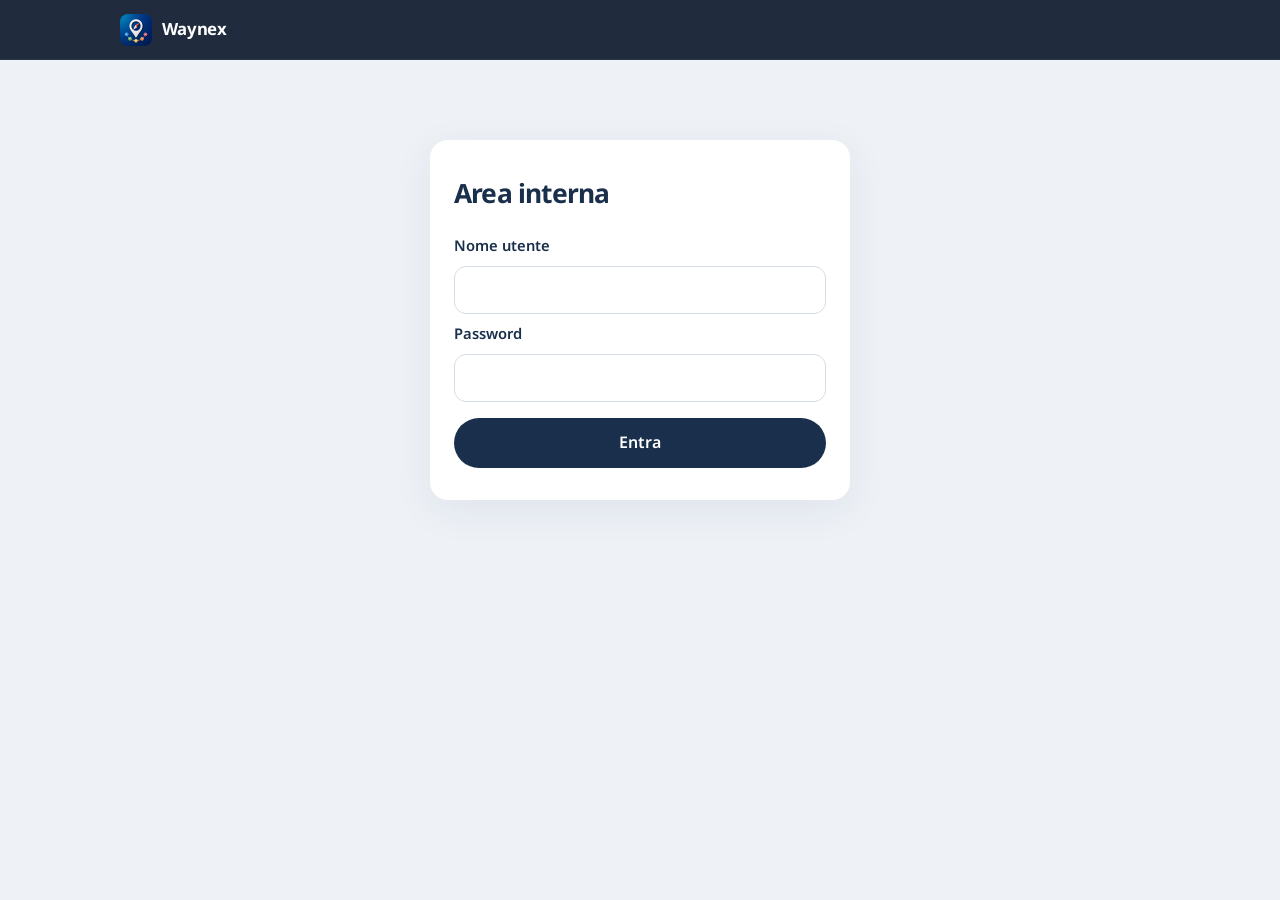
<file: simulatore/index.html>
<!DOCTYPE html>
<html lang="it">
<head>
  <meta charset="UTF-8">
  <meta name="viewport" content="width=device-width, initial-scale=1">
  <meta name="robots" content="noindex, nofollow, noarchive">
  <title>Waynex — Area interna</title>
  <link rel="icon" href="/assets/app-icon.png" type="image/png">
  <link rel="preconnect" href="https://fonts.googleapis.com">
  <link rel="preconnect" href="https://fonts.gstatic.com" crossorigin>
  <link href="https://fonts.googleapis.com/css2?family=Noto+Sans:wght@400;600;700&display=swap" rel="stylesheet">
  <link rel="stylesheet" href="/styles.css?v=11">
  <script defer src="unlock.js?v=1"></script>
</head>
<body class="costi-page">
  <header class="site-header">
    <div class="header-inner">
      <a class="brand" href="/">
        <span class="brand-mark" aria-hidden="true">
          <img src="/assets/app-icon.png" alt="" width="36" height="36">
        </span>
        Waynex
      </a>
      <div class="header-right">
        <button type="button" class="costi-logout" id="logout">Esci</button>
      </div>
    </div>
  </header>

  <main class="costi-main">
    <section class="costi-gate" id="gate">
      <h1>Area interna</h1>
      <form id="gate-form">
        <label for="username">Nome utente</label>
        <input id="username" name="username" type="text" autocomplete="username" required>
        <label for="password">Password</label>
        <input id="password" name="password" type="password" autocomplete="current-password" required>
        <button type="submit">Entra</button>
        <p class="costi-error" id="gate-error" hidden>Nome utente o password non corretti.</p>
      </form>
    </section>
    <div id="app" hidden></div>
  </main>
</body>
</html>
</file>
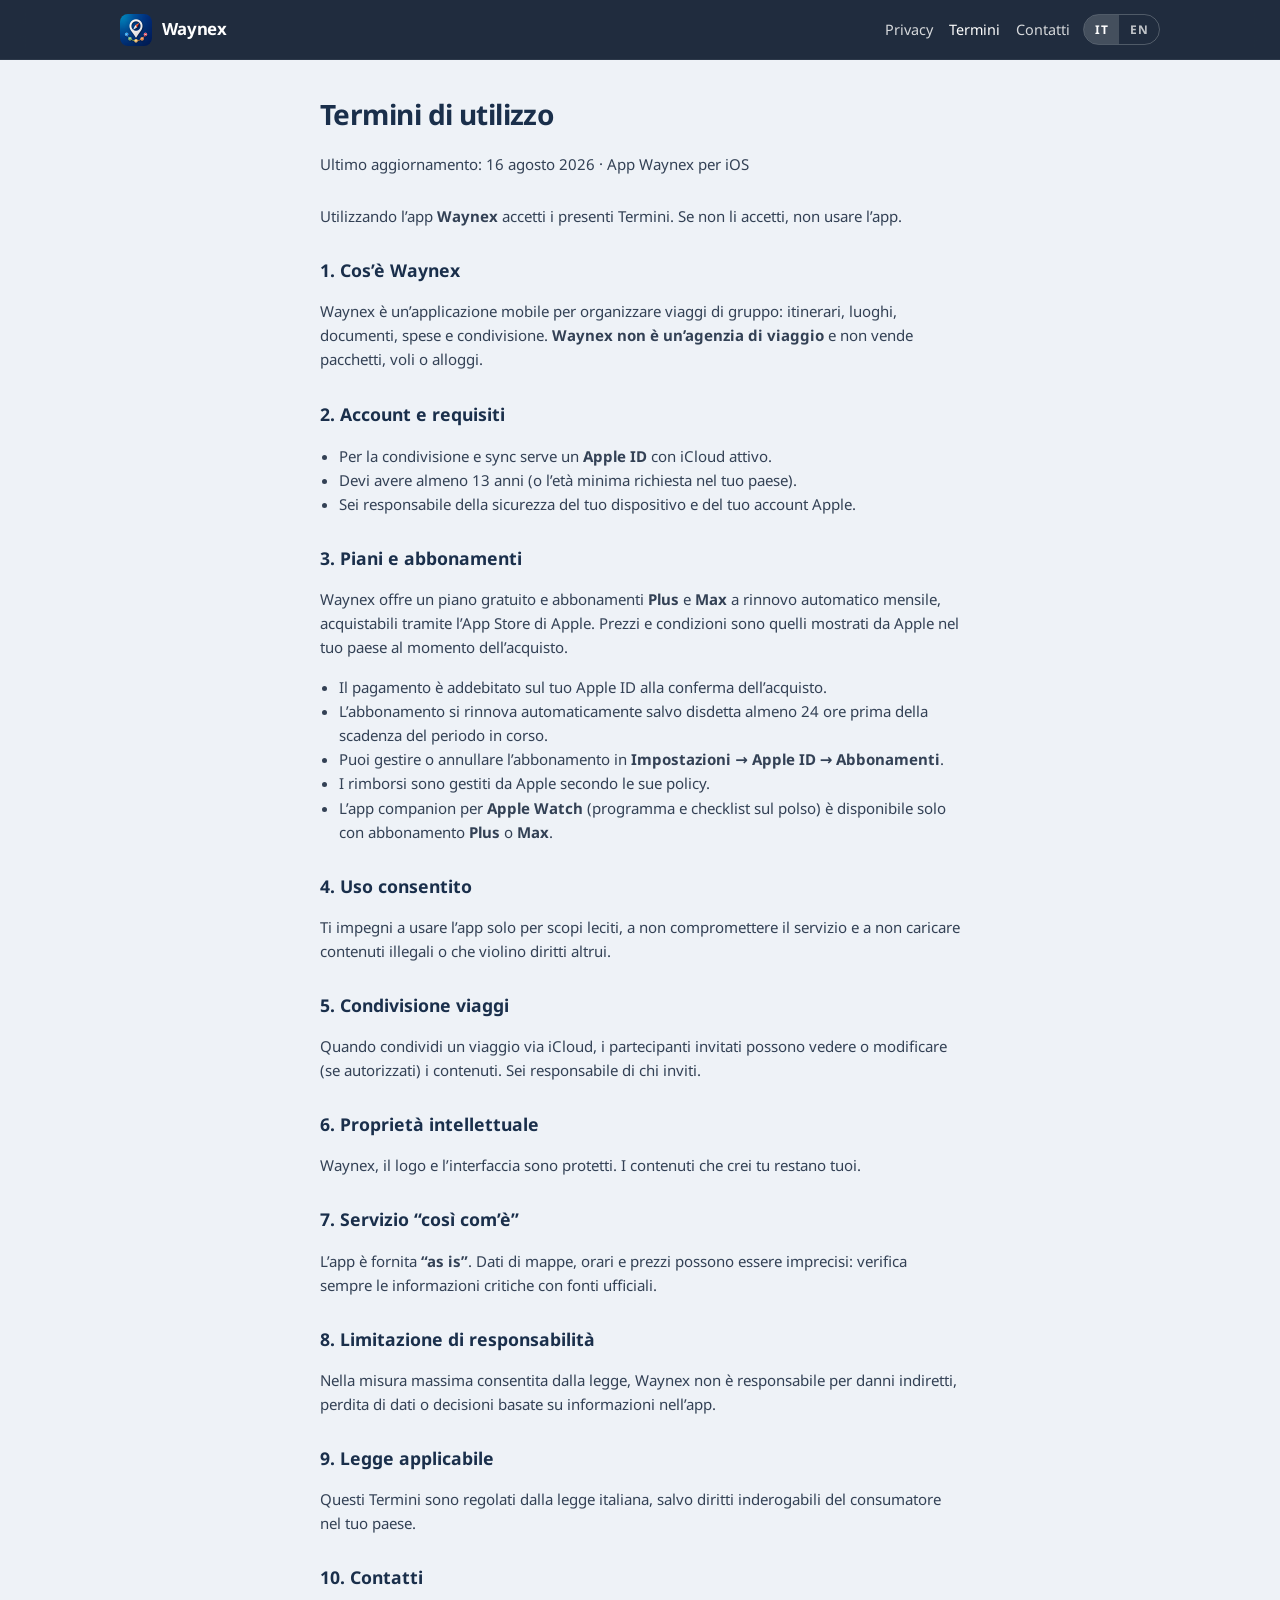
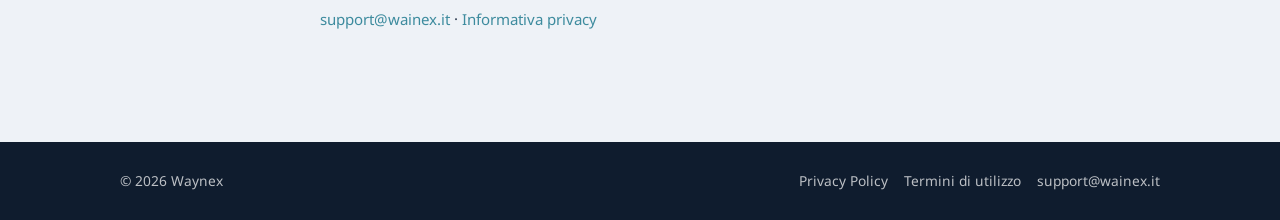
<file: terms/index.html>
<!DOCTYPE html>
<html lang="it">
<head>
  <meta charset="UTF-8">
  <meta name="viewport" content="width=device-width, initial-scale=1">
  <meta name="description" content="Termini di utilizzo di Waynex — app di pianificazione viaggi per iOS.">
  <title>Termini di utilizzo — Waynex</title>
  <link rel="icon" href="/assets/app-icon.png" type="image/png">
  <link rel="preconnect" href="https://fonts.googleapis.com">
  <link rel="preconnect" href="https://fonts.gstatic.com" crossorigin>
  <link href="https://fonts.googleapis.com/css2?family=Noto+Sans:wght@400;600;700&display=swap" rel="stylesheet">
  <link rel="stylesheet" href="/styles.css">
</head>
<body>
  <header class="site-header">
    <div class="header-inner">
      <a class="brand" href="/">
        <span class="brand-mark" aria-hidden="true">
          <img src="/assets/app-icon.png" alt="" width="36" height="36">
        </span>
        Waynex
      </a>
      <div class="header-right">
        <nav class="nav-links" aria-label="Principale">
          <a href="/privacy/">Privacy</a>
          <a href="/terms/" class="active">Termini</a>
          <a href="mailto:support@wainex.it">Contatti</a>
        </nav>
        <div class="lang-switch" aria-label="Lingua">
          <a href="/terms/" class="active">IT</a>
          <a href="/en/terms/">EN</a>
        </div>
      </div>
    </div>
  </header>

  <article class="legal-page">
    <h1>Termini di utilizzo</h1>
    <p class="legal-meta">Ultimo aggiornamento: 16 agosto 2026 · App Waynex per iOS</p>

    <p>Utilizzando l’app <strong>Waynex</strong> accetti i presenti Termini. Se non li accetti, non usare l’app.</p>

    <h2>1. Cos’è Waynex</h2>
    <p>Waynex è un’applicazione mobile per organizzare viaggi di gruppo: itinerari, luoghi, documenti, spese e condivisione. <strong>Waynex non è un’agenzia di viaggio</strong> e non vende pacchetti, voli o alloggi.</p>

    <h2>2. Account e requisiti</h2>
    <ul>
      <li>Per la condivisione e sync serve un <strong>Apple ID</strong> con iCloud attivo.</li>
      <li>Devi avere almeno 13 anni (o l’età minima richiesta nel tuo paese).</li>
      <li>Sei responsabile della sicurezza del tuo dispositivo e del tuo account Apple.</li>
    </ul>

    <h2>3. Piani e abbonamenti</h2>
    <p>Waynex offre un piano gratuito e abbonamenti <strong>Plus</strong> e <strong>Max</strong> a rinnovo automatico mensile, acquistabili tramite l’App Store di Apple. Prezzi e condizioni sono quelli mostrati da Apple nel tuo paese al momento dell’acquisto.</p>
    <ul>
      <li>Il pagamento è addebitato sul tuo Apple ID alla conferma dell’acquisto.</li>
      <li>L’abbonamento si rinnova automaticamente salvo disdetta almeno 24 ore prima della scadenza del periodo in corso.</li>
      <li>Puoi gestire o annullare l’abbonamento in <strong>Impostazioni → Apple ID → Abbonamenti</strong>.</li>
      <li>I rimborsi sono gestiti da Apple secondo le sue policy.</li>
      <li>L’app companion per <strong>Apple Watch</strong> (programma e checklist sul polso) è disponibile solo con abbonamento <strong>Plus</strong> o <strong>Max</strong>.</li>
    </ul>

    <h2>4. Uso consentito</h2>
    <p>Ti impegni a usare l’app solo per scopi leciti, a non compromettere il servizio e a non caricare contenuti illegali o che violino diritti altrui.</p>

    <h2>5. Condivisione viaggi</h2>
    <p>Quando condividi un viaggio via iCloud, i partecipanti invitati possono vedere o modificare (se autorizzati) i contenuti. Sei responsabile di chi inviti.</p>

    <h2>6. Proprietà intellettuale</h2>
    <p>Waynex, il logo e l’interfaccia sono protetti. I contenuti che crei tu restano tuoi.</p>

    <h2>7. Servizio “così com’è”</h2>
    <p>L’app è fornita <strong>“as is”</strong>. Dati di mappe, orari e prezzi possono essere imprecisi: verifica sempre le informazioni critiche con fonti ufficiali.</p>

    <h2>8. Limitazione di responsabilità</h2>
    <p>Nella misura massima consentita dalla legge, Waynex non è responsabile per danni indiretti, perdita di dati o decisioni basate su informazioni nell’app.</p>

    <h2>9. Legge applicabile</h2>
    <p>Questi Termini sono regolati dalla legge italiana, salvo diritti inderogabili del consumatore nel tuo paese.</p>

    <h2>10. Contatti</h2>
    <p><a href="mailto:support@wainex.it">support@wainex.it</a> · <a href="/privacy/">Informativa privacy</a></p>
  </article>

  <footer class="site-footer">
    <div class="footer-inner">
      <span>© 2026 Waynex</span>
      <nav class="footer-links" aria-label="Legale">
        <a href="/privacy/">Privacy Policy</a>
        <a href="/terms/">Termini di utilizzo</a>
        <a href="mailto:support@wainex.it">support@wainex.it</a>
      </nav>
    </div>
  </footer>
</body>
</html>
</file>
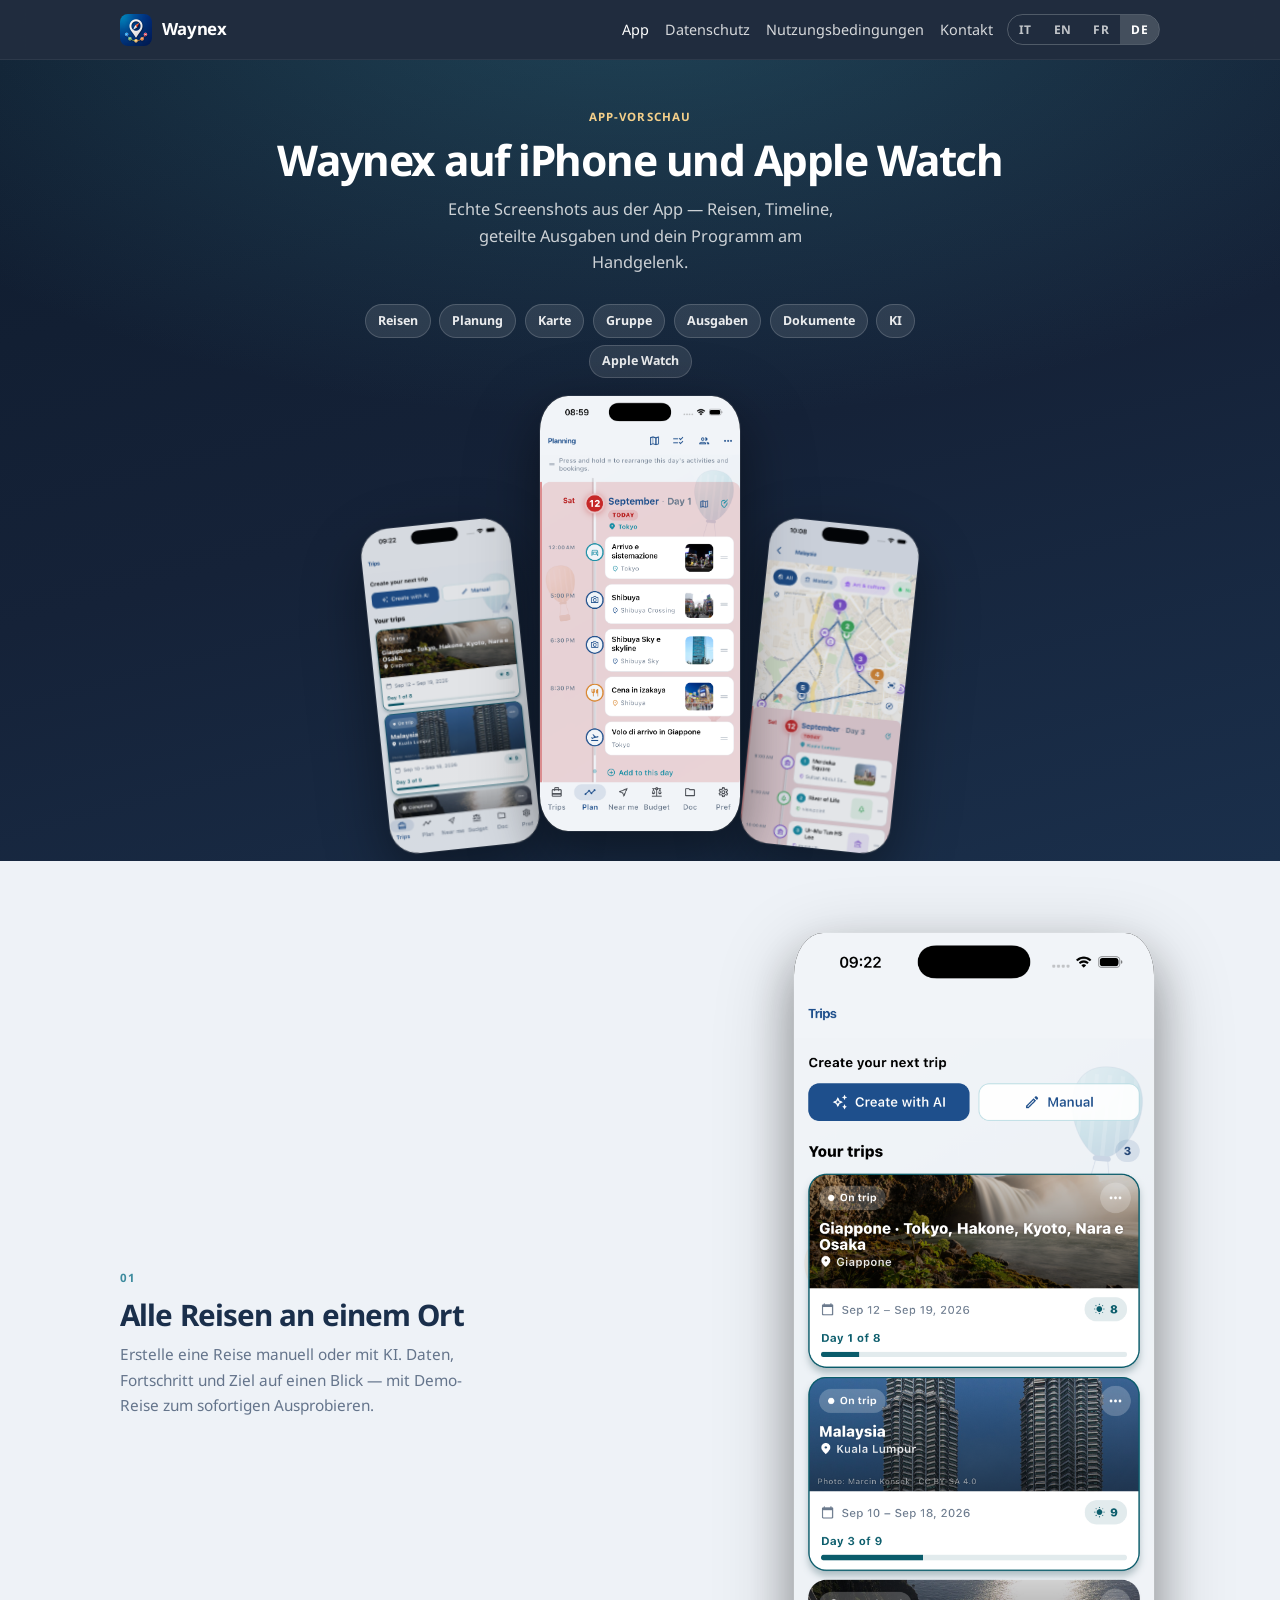
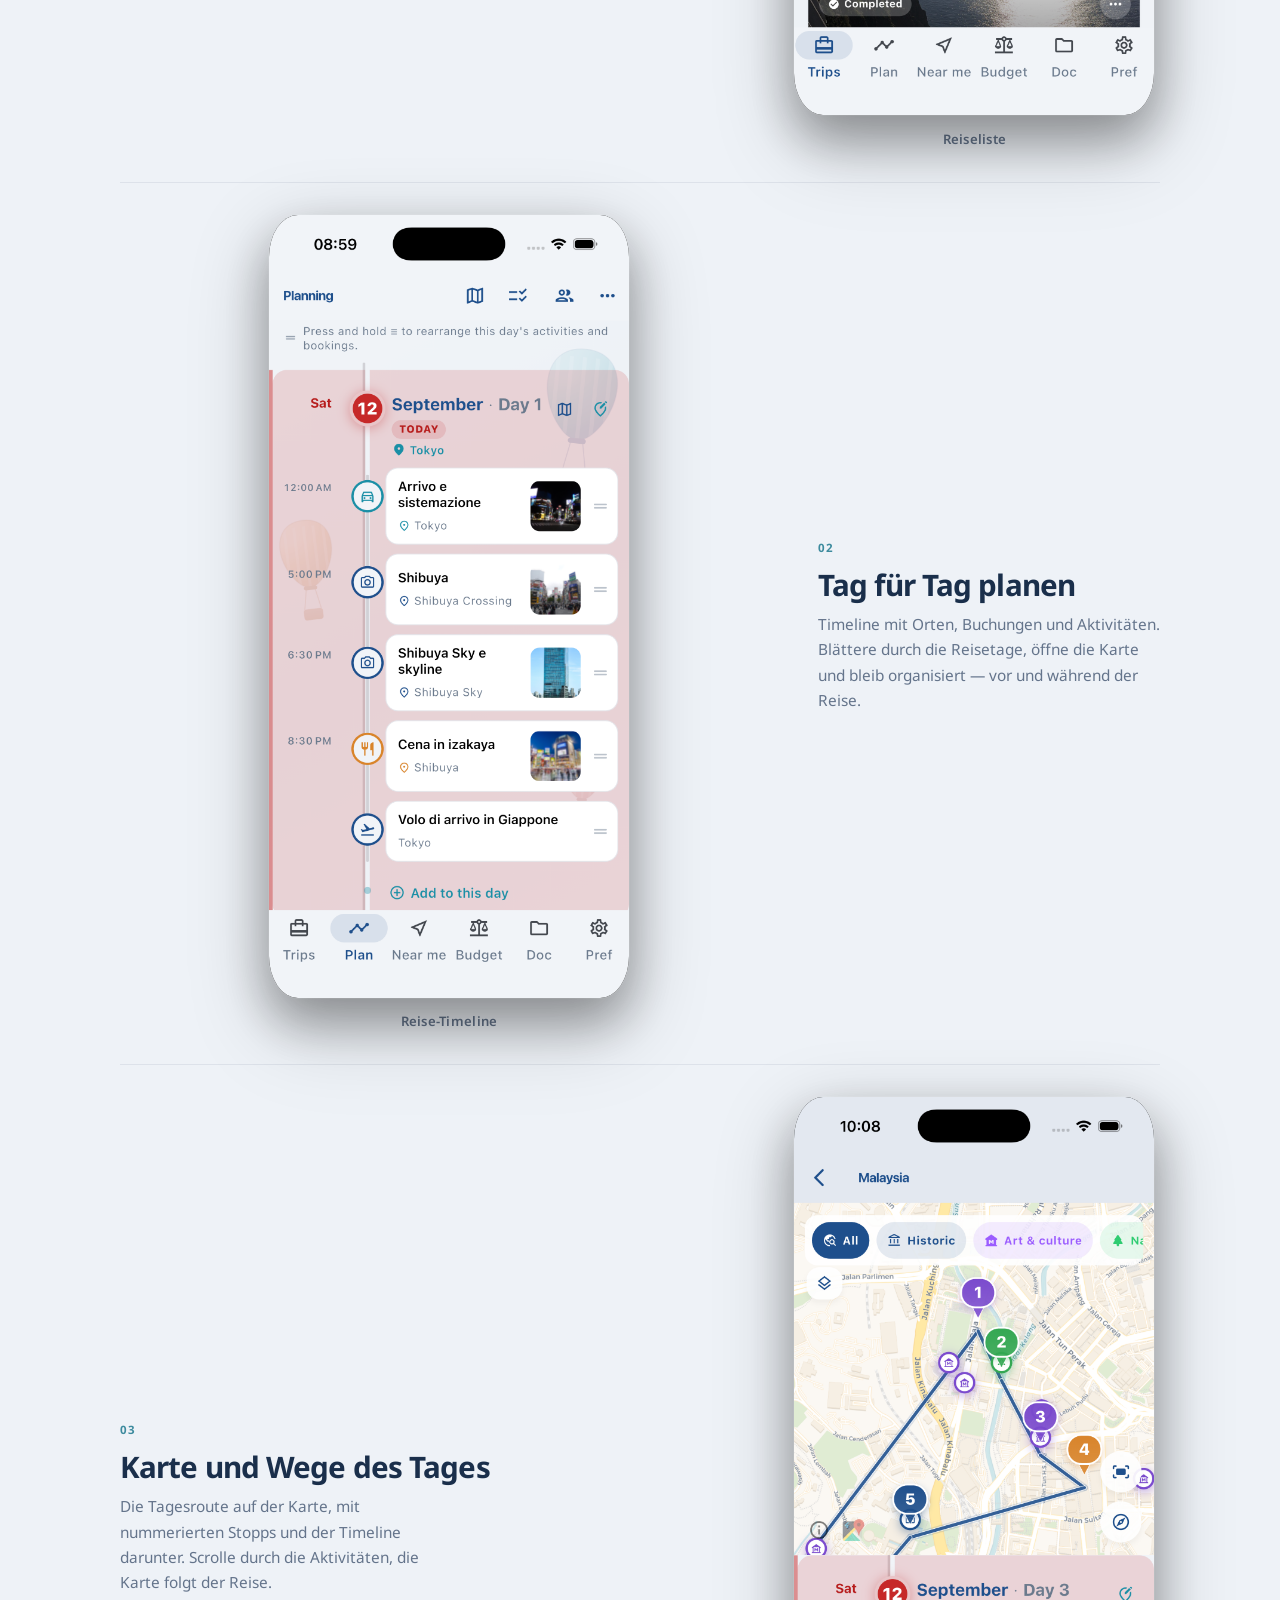
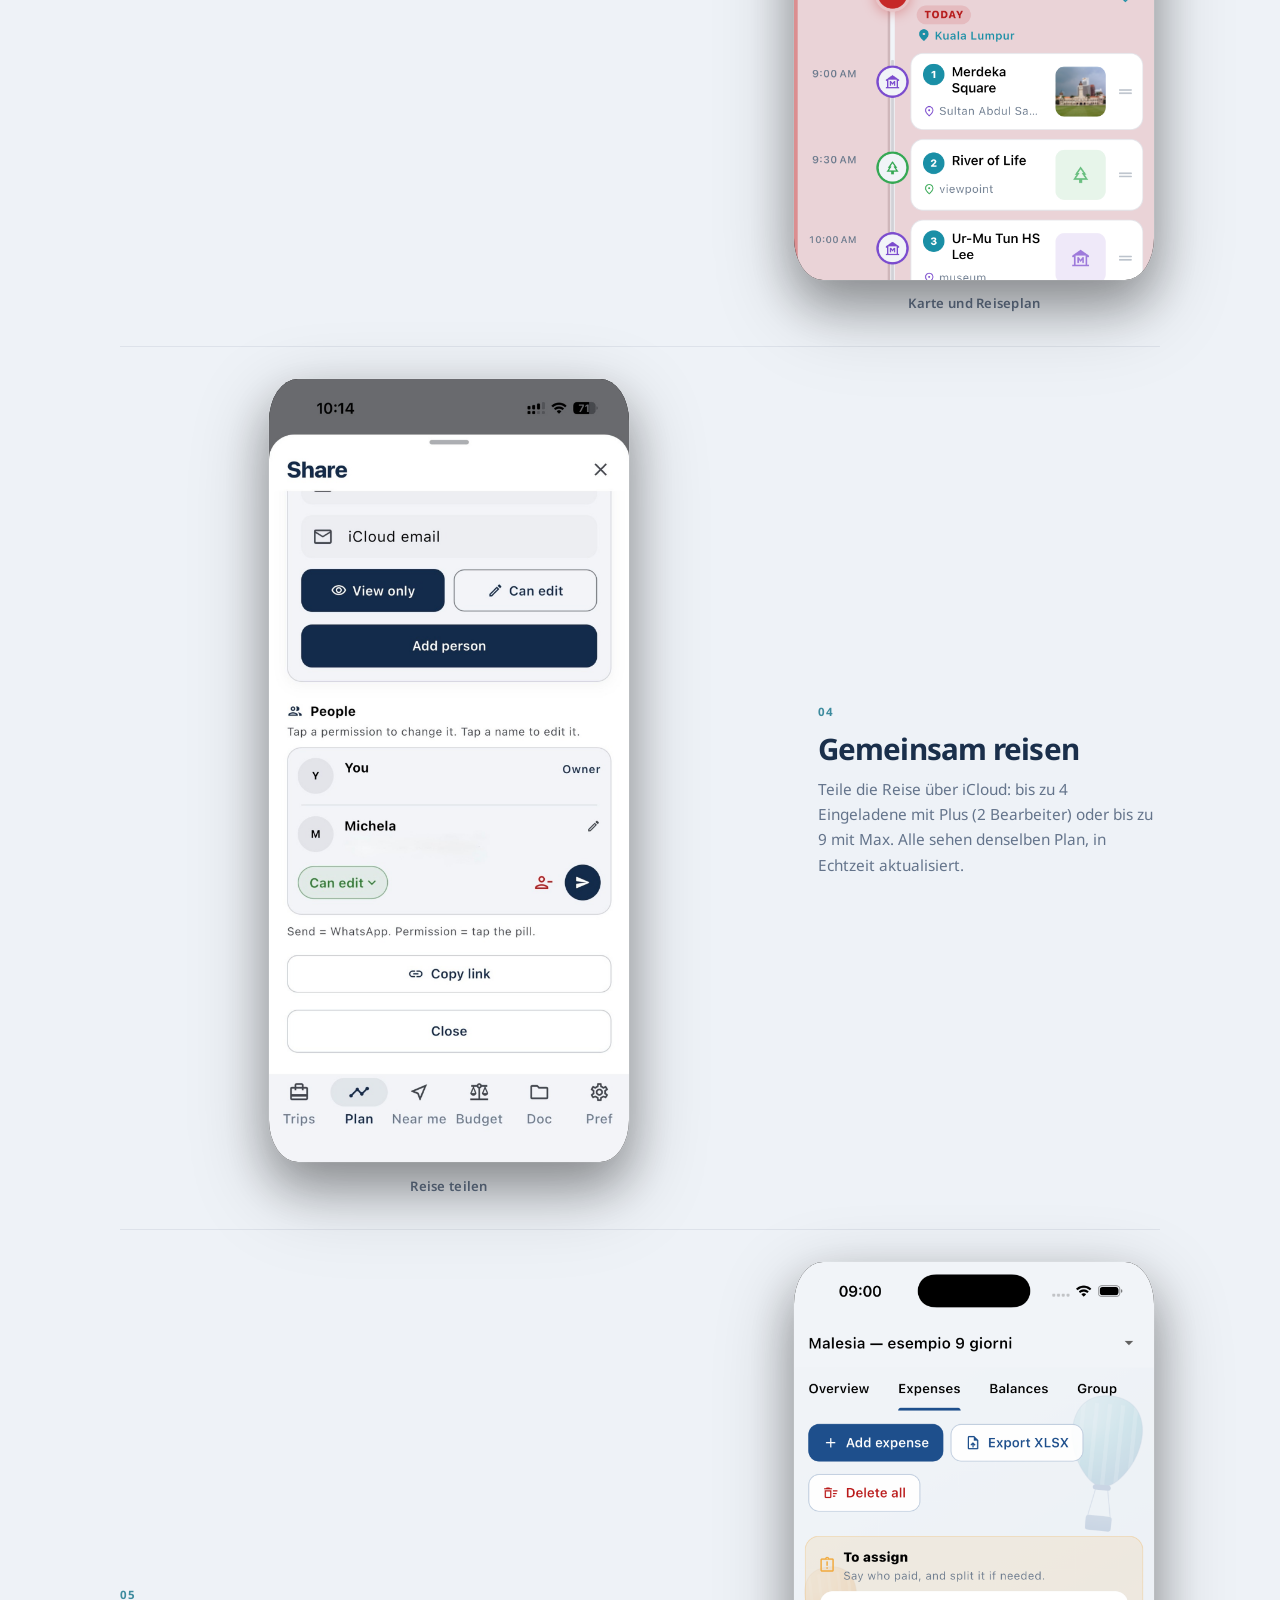
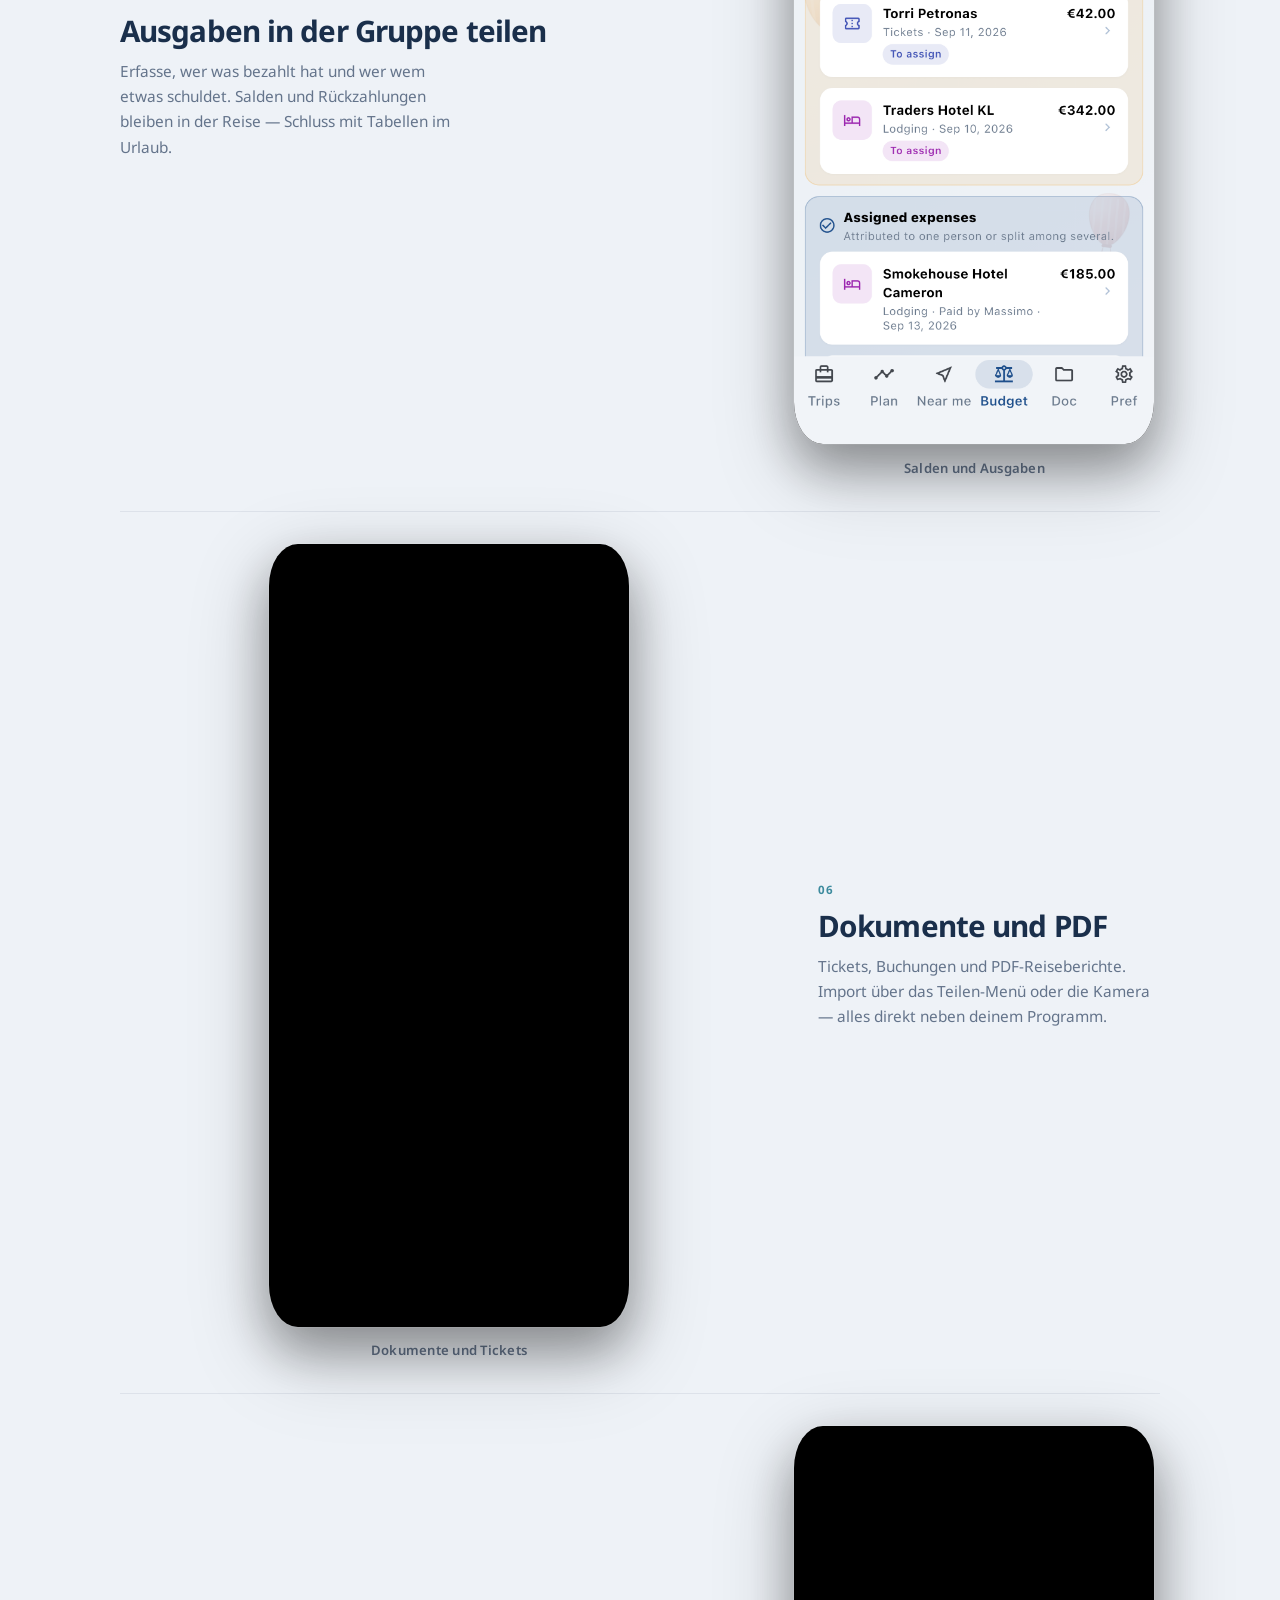
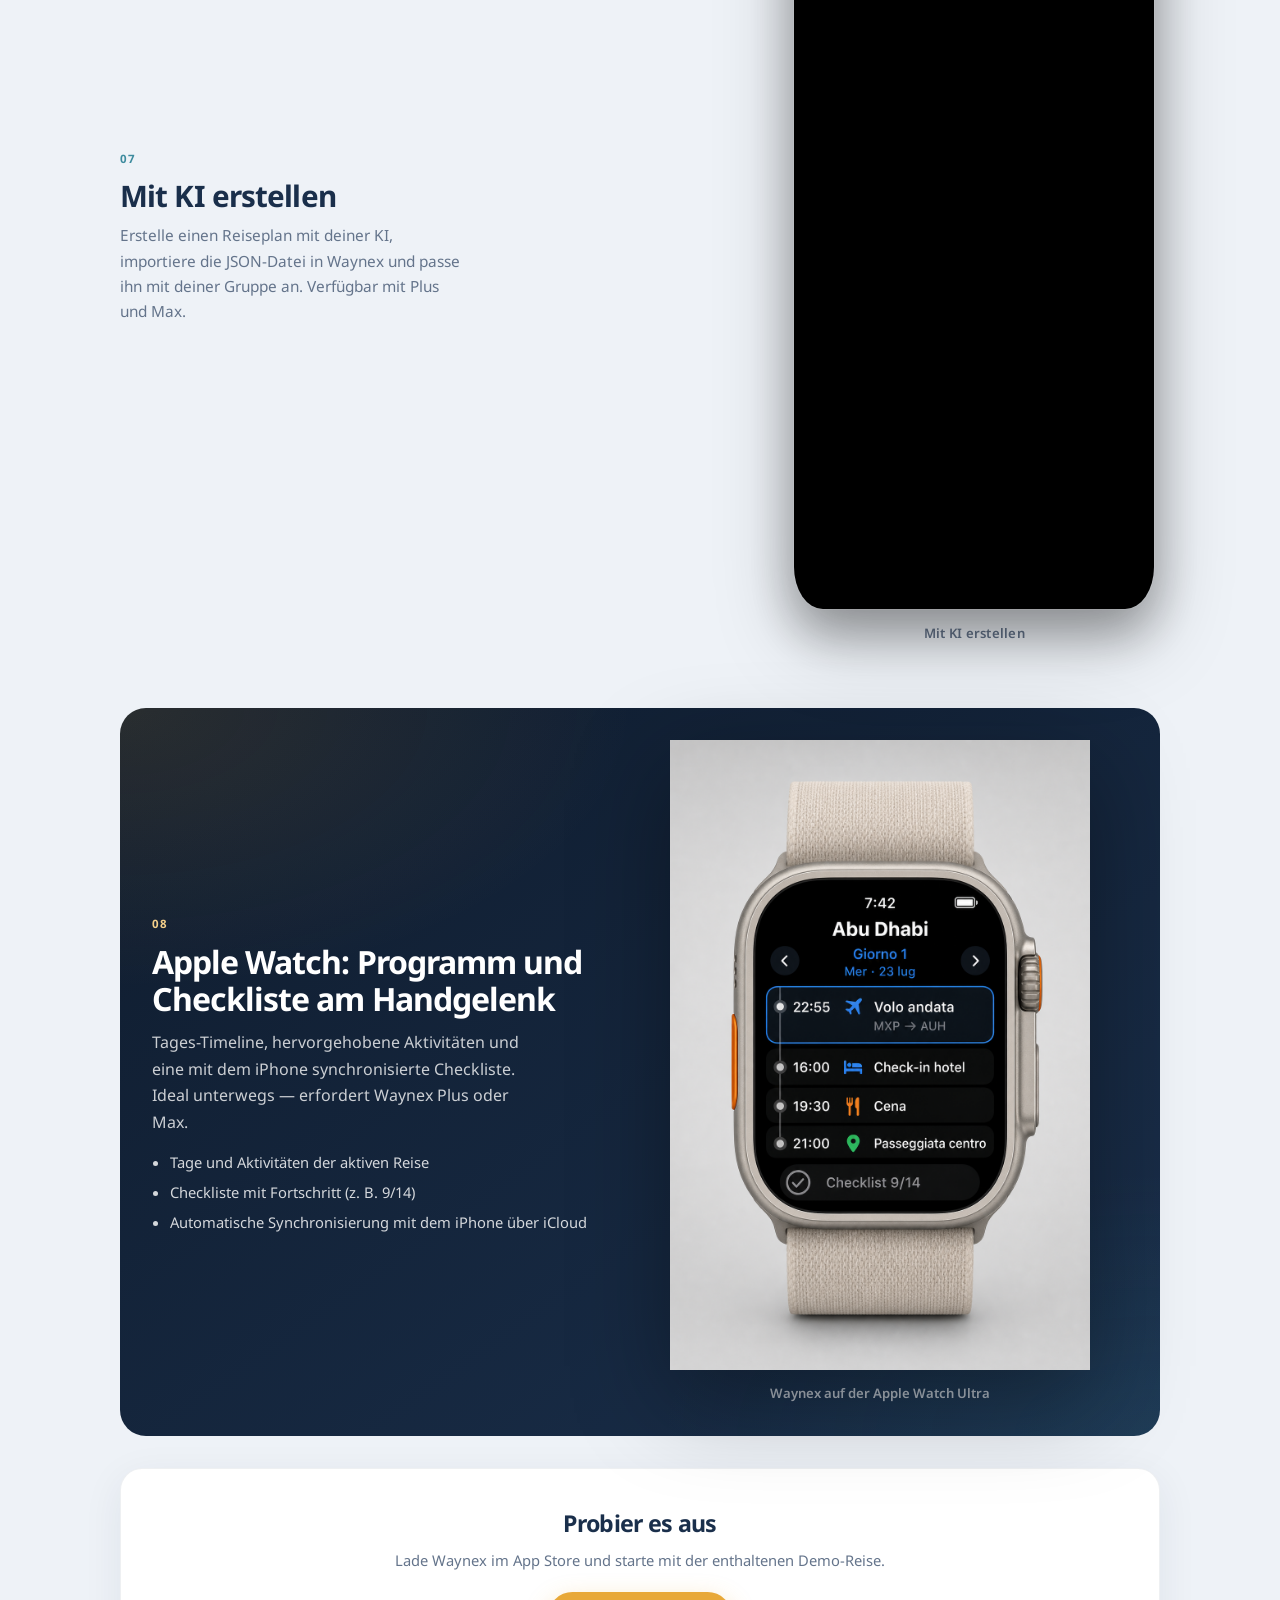
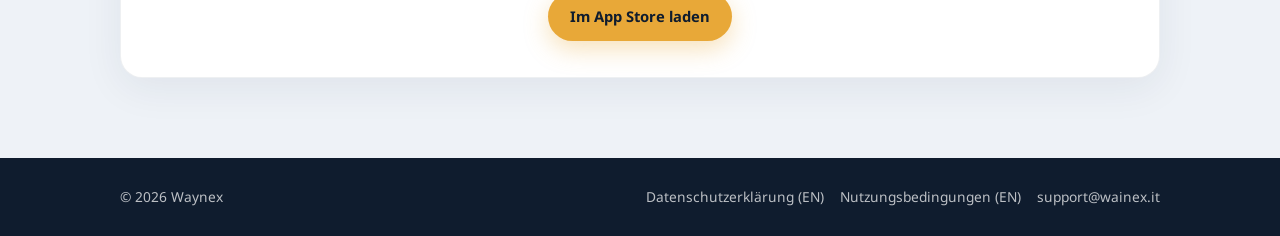
<file: de/screenshots/index.html>
<!DOCTYPE html>
<html lang="de">
<head>
  <meta charset="UTF-8">
  <meta name="viewport" content="width=device-width, initial-scale=1">
  <meta name="description" content="Waynex Screenshots: Reiseplaner mit Reiseplänen, Karte, Gruppenausgaben und Dokumenten — auch offline. Apple Watch mit Plus oder Max.">
  <title>Screenshots — Waynex Reiseplaner</title>
  <link rel="canonical" href="https://wainex.it/de/screenshots/">
  <link rel="alternate" hreflang="it" href="https://wainex.it/screenshots/">
  <link rel="alternate" hreflang="en" href="https://wainex.it/en/screenshots/">
  <link rel="alternate" hreflang="fr" href="https://wainex.it/fr/screenshots/">
  <link rel="alternate" hreflang="de" href="https://wainex.it/de/screenshots/">
  <link rel="alternate" hreflang="x-default" href="https://wainex.it/screenshots/">
  <link rel="icon" href="/assets/app-icon.png" type="image/png">
  <link rel="apple-touch-icon" href="/assets/app-icon.png">
  <link rel="preconnect" href="https://fonts.googleapis.com">
  <link rel="preconnect" href="https://fonts.gstatic.com" crossorigin>
  <link href="https://fonts.googleapis.com/css2?family=Noto+Sans:wght@400;600;700&display=swap" rel="stylesheet">
  <link rel="stylesheet" href="/styles.css?v=11">
  <script defer src="/site.js?v=15"></script>
</head>
<body class="screenshots-page">
  <header class="site-header">
    <div class="header-inner">
      <a class="brand" data-link="home" href="/de/">
        <span class="brand-mark" aria-hidden="true">
          <img src="/assets/app-icon.png" alt="" width="36" height="36">
        </span>
        Waynex
      </a>
      <div class="header-right">
        <nav class="nav-links" aria-label="Main">
          <a data-link="screenshots" href="/de/screenshots/" data-i18n="navScreenshots" class="active">App</a>
          <a data-link="privacy" href="/en/privacy/" data-i18n="navPrivacy">Datenschutz</a>
          <a data-link="terms" href="/en/terms/" data-i18n="navTerms">Nutzungsbedingungen</a>
          <a href="mailto:support@wainex.it" data-i18n="navContact">Kontakt</a>
        </nav>
        <div class="lang-switch" aria-label="Language">
          <a href="/screenshots/" data-lang-btn="it">IT</a>
          <a href="/en/screenshots/" data-lang-btn="en">EN</a>
          <a href="/fr/screenshots/" data-lang-btn="fr">FR</a>
          <a href="/de/screenshots/" data-lang-btn="de" class="active">DE</a>
        </div>
      </div>
    </div>
  </header>

  <section class="shots-hero">
    <div class="shots-hero-inner">
      <p class="shots-kicker" data-i18n="shotsKicker">App-Vorschau</p>
      <h1 data-i18n="shotsTitle">Waynex auf iPhone und Apple Watch</h1>
      <p class="shots-lead" data-i18n="shotsLead">Echte Screenshots aus der App — Reisen, Timeline, geteilte Ausgaben und dein Programm am Handgelenk.</p>
      <nav class="shots-jump" aria-label="Abschnitte">
        <a href="#trips" data-i18n="shotNavTrips">Reisen</a>
        <a href="#plan" data-i18n="shotNavPlan">Planung</a>
        <a href="#map" data-i18n="shotNavMap">Karte</a>
        <a href="#sharing" data-i18n="shotNavSharing">Gruppe</a>
        <a href="#budget" data-i18n="shotNavBudget">Ausgaben</a>
        <a href="#documents" data-i18n="shotNavDocuments">Dokumente</a>
        <a href="#ai" data-i18n="shotNavAi">KI</a>
        <a href="#watch" data-i18n="shotNavWatch">Apple Watch</a>
      </nav>
      <div class="shots-fan" aria-hidden="true">
        <div class="phone phone--left phone--hires">
          <div class="phone-bezel"><div class="phone-screen"><img src="/assets/screenshots/01-trips-1206.png?v=5" alt="" width="1206" height="2622" loading="eager" decoding="async"></div></div>
        </div>
        <div class="phone phone--center phone--hires">
          <div class="phone-bezel"><div class="phone-screen"><img src="/assets/screenshots/02-plan-1206.png?v=4" alt="" width="1206" height="2622" loading="eager" decoding="async"></div></div>
        </div>
        <div class="phone phone--right phone--hires">
          <div class="phone-bezel"><div class="phone-screen"><img src="/assets/screenshots/08-plan-map-1206.png?v=8" alt="" width="1206" height="2622" loading="eager" decoding="async"></div></div>
        </div>
      </div>
    </div>
  </section>

  <main class="shots-main">
    <article class="shot-row" id="trips">
      <div class="shot-copy">
        <span class="shot-num">01</span>
        <h2 data-i18n="shot1Title">Alle Reisen an einem Ort</h2>
        <p data-i18n="shot1Body">Erstelle eine Reise manuell oder mit KI. Daten, Fortschritt und Ziel auf einen Blick — mit Demo-Reise zum sofortigen Ausprobieren.</p>
      </div>
      <figure class="shot-device">
        <div class="phone phone--xlarge phone--hires">
          <div class="phone-bezel"><div class="phone-screen"><img src="/assets/screenshots/01-trips-1206.png?v=5" alt="Waynex Reiseliste" width="1206" height="2622" data-i18n-alt="shot1Alt" loading="lazy" decoding="async"></div></div>
        </div>
        <figcaption data-i18n="shot1Caption">Reiseliste</figcaption>
      </figure>
    </article>

    <article class="shot-row shot-row--reverse" id="plan">
      <div class="shot-copy">
        <span class="shot-num">02</span>
        <h2 data-i18n="shot2Title">Tag für Tag planen</h2>
        <p data-i18n="shot2Body">Timeline mit Orten, Buchungen und Aktivitäten. Blättere durch die Reisetage, öffne die Karte und bleib organisiert — vor und während der Reise.</p>
      </div>
      <figure class="shot-device">
        <div class="phone phone--xlarge phone--hires">
          <div class="phone-bezel"><div class="phone-screen"><img src="/assets/screenshots/02-plan-1206.png?v=4" alt="Waynex Reise-Timeline" width="1206" height="2622" data-i18n-alt="shot2Alt" loading="lazy" decoding="async"></div></div>
        </div>
        <figcaption data-i18n="shot2Caption">Reise-Timeline</figcaption>
      </figure>
    </article>

    <article class="shot-row" id="map">
      <div class="shot-copy">
        <span class="shot-num">03</span>
        <h2 data-i18n="shotMapTitle">Karte und Wege des Tages</h2>
        <p data-i18n="shotMapBody">Die Tagesroute auf der Karte, mit nummerierten Stopps und der Timeline darunter. Scrolle durch die Aktivitäten, die Karte folgt der Reise.</p>
      </div>
      <figure class="shot-device">
        <div class="phone phone--xlarge phone--hires">
          <div class="phone-bezel"><div class="phone-screen"><img src="/assets/screenshots/08-plan-map-1206.png?v=8" alt="Waynex Tageskarte und Timeline" width="1206" height="2622" data-i18n-alt="shotMapAlt" loading="lazy" decoding="async"></div></div>
        </div>
        <figcaption data-i18n="shotMapCaption">Karte und Reiseplan</figcaption>
      </figure>
    </article>

    <article class="shot-row shot-row--reverse" id="sharing">
      <div class="shot-copy">
        <span class="shot-num">04</span>
        <h2 data-i18n="shot3Title">Gemeinsam reisen</h2>
        <p data-i18n="shot3Body">Teile die Reise über iCloud: bis zu 4 Eingeladene mit Plus (2 Bearbeiter) oder bis zu 9 mit Max. Alle sehen denselben Plan, in Echtzeit aktualisiert.</p>
      </div>
      <figure class="shot-device">
        <div class="phone phone--xlarge phone--hires">
          <div class="phone-bezel"><div class="phone-screen"><img src="/assets/screenshots/05-sharing-1206.png" alt="Waynex Reise teilen" width="1206" height="2622" data-i18n-alt="shot3Alt" loading="lazy" decoding="async"></div></div>
        </div>
        <figcaption data-i18n="shot3Caption">Reise teilen</figcaption>
      </figure>
    </article>

    <article class="shot-row" id="budget">
      <div class="shot-copy">
        <span class="shot-num">05</span>
        <h2 data-i18n="shot4Title">Ausgaben in der Gruppe teilen</h2>
        <p data-i18n="shot4Body">Erfasse, wer was bezahlt hat und wer wem etwas schuldet. Salden und Rückzahlungen bleiben in der Reise — Schluss mit Tabellen im Urlaub.</p>
      </div>
      <figure class="shot-device">
        <div class="phone phone--xlarge phone--hires">
          <div class="phone-bezel"><div class="phone-screen"><img src="/assets/screenshots/03-budget-1206.png?v=4" alt="Waynex Gruppenausgaben" width="1206" height="2622" data-i18n-alt="shot4Alt" loading="lazy" decoding="async"></div></div>
        </div>
        <figcaption data-i18n="shot4Caption">Salden und Ausgaben</figcaption>
      </figure>
    </article>

    <article class="shot-row shot-row--reverse" id="documents">
      <div class="shot-copy">
        <span class="shot-num">06</span>
        <h2 data-i18n="shot5Title">Dokumente und PDF</h2>
        <p data-i18n="shot5Body">Tickets, Buchungen und PDF-Reiseberichte. Import über das Teilen-Menü oder die Kamera — alles direkt neben deinem Programm.</p>
      </div>
      <figure class="shot-device">
        <div class="phone phone--xlarge phone--hires">
          <div class="phone-bezel"><div class="phone-screen"><img src="/assets/screenshots/06-documents-1206.png?v=5" alt="Waynex Dokumente und Programm" width="1206" height="2622" data-i18n-alt="shot5Alt" loading="lazy" decoding="async"></div></div>
        </div>
        <figcaption data-i18n="shot5Caption">Dokumente und Tickets</figcaption>
      </figure>
    </article>

    <article class="shot-row" id="ai">
      <div class="shot-copy">
        <span class="shot-num">07</span>
        <h2 data-i18n="shot6Title">Mit KI erstellen</h2>
        <p data-i18n="shot6Body">Erstelle einen Reiseplan mit deiner KI, importiere die JSON-Datei in Waynex und passe ihn mit deiner Gruppe an. Verfügbar mit Plus und Max.</p>
      </div>
      <figure class="shot-device">
        <div class="phone phone--xlarge phone--hires">
          <div class="phone-bezel"><div class="phone-screen"><img src="/assets/screenshots/04-ai-1206.png?v=4" alt="Waynex Reise mit KI erstellen" width="1206" height="2622" data-i18n-alt="shot6Alt" loading="lazy" decoding="async"></div></div>
        </div>
        <figcaption data-i18n="shot6Caption">Mit KI erstellen</figcaption>
      </figure>
    </article>

    <section class="watch-showcase" id="watch">
      <div class="watch-showcase-copy">
        <span class="shot-num">08</span>
        <h2 data-i18n="watchTitle">Apple Watch: Programm und Checkliste am Handgelenk</h2>
        <p data-i18n="watchBody">Tages-Timeline, hervorgehobene Aktivitäten und eine mit dem iPhone synchronisierte Checkliste. Ideal unterwegs — erfordert Waynex Plus oder Max.</p>
        <ul class="watch-points">
          <li data-i18n="watchPoint1">Tage und Aktivitäten der aktiven Reise</li>
          <li data-i18n="watchPoint2">Checkliste mit Fortschritt (z. B. 9/14)</li>
          <li data-i18n="watchPoint3">Automatische Synchronisierung mit dem iPhone über iCloud</li>
        </ul>
      </div>
      <figure class="watch-showcase-visual">
        <img
          src="/assets/screenshots/07-watch-ultra.png"
          alt="Waynex auf der Apple Watch Ultra — Timeline Abu Dhabi"
          data-i18n-alt="watchAlt"
          loading="lazy"
          decoding="async"
          width="1024"
          height="1536"
        >
        <figcaption data-i18n="watchCaption">Waynex auf der Apple Watch Ultra</figcaption>
      </figure>
    </section>

    <section class="shots-cta">
      <h2 data-i18n="shotsCtaTitle">Probier es aus</h2>
      <p data-i18n="shotsCtaBody">Lade Waynex im App Store und starte mit der enthaltenen Demo-Reise.</p>
      <a class="hero-cta" href="#" data-app-store rel="noopener noreferrer" data-i18n="heroCta">Im App Store laden</a>
    </section>
  </main>

  <footer class="site-footer">
    <div class="footer-inner">
      <span>© 2026 Waynex</span>
      <nav class="footer-links" aria-label="Legal">
        <a data-link="privacy" href="/en/privacy/" data-i18n="footerPrivacy">Datenschutzerklärung (EN)</a>
        <a data-link="terms" href="/en/terms/" data-i18n="footerTerms">Nutzungsbedingungen (EN)</a>
        <a href="mailto:support@wainex.it">support@wainex.it</a>
      </nav>
    </div>
  </footer>
</body>
</html>
</file>
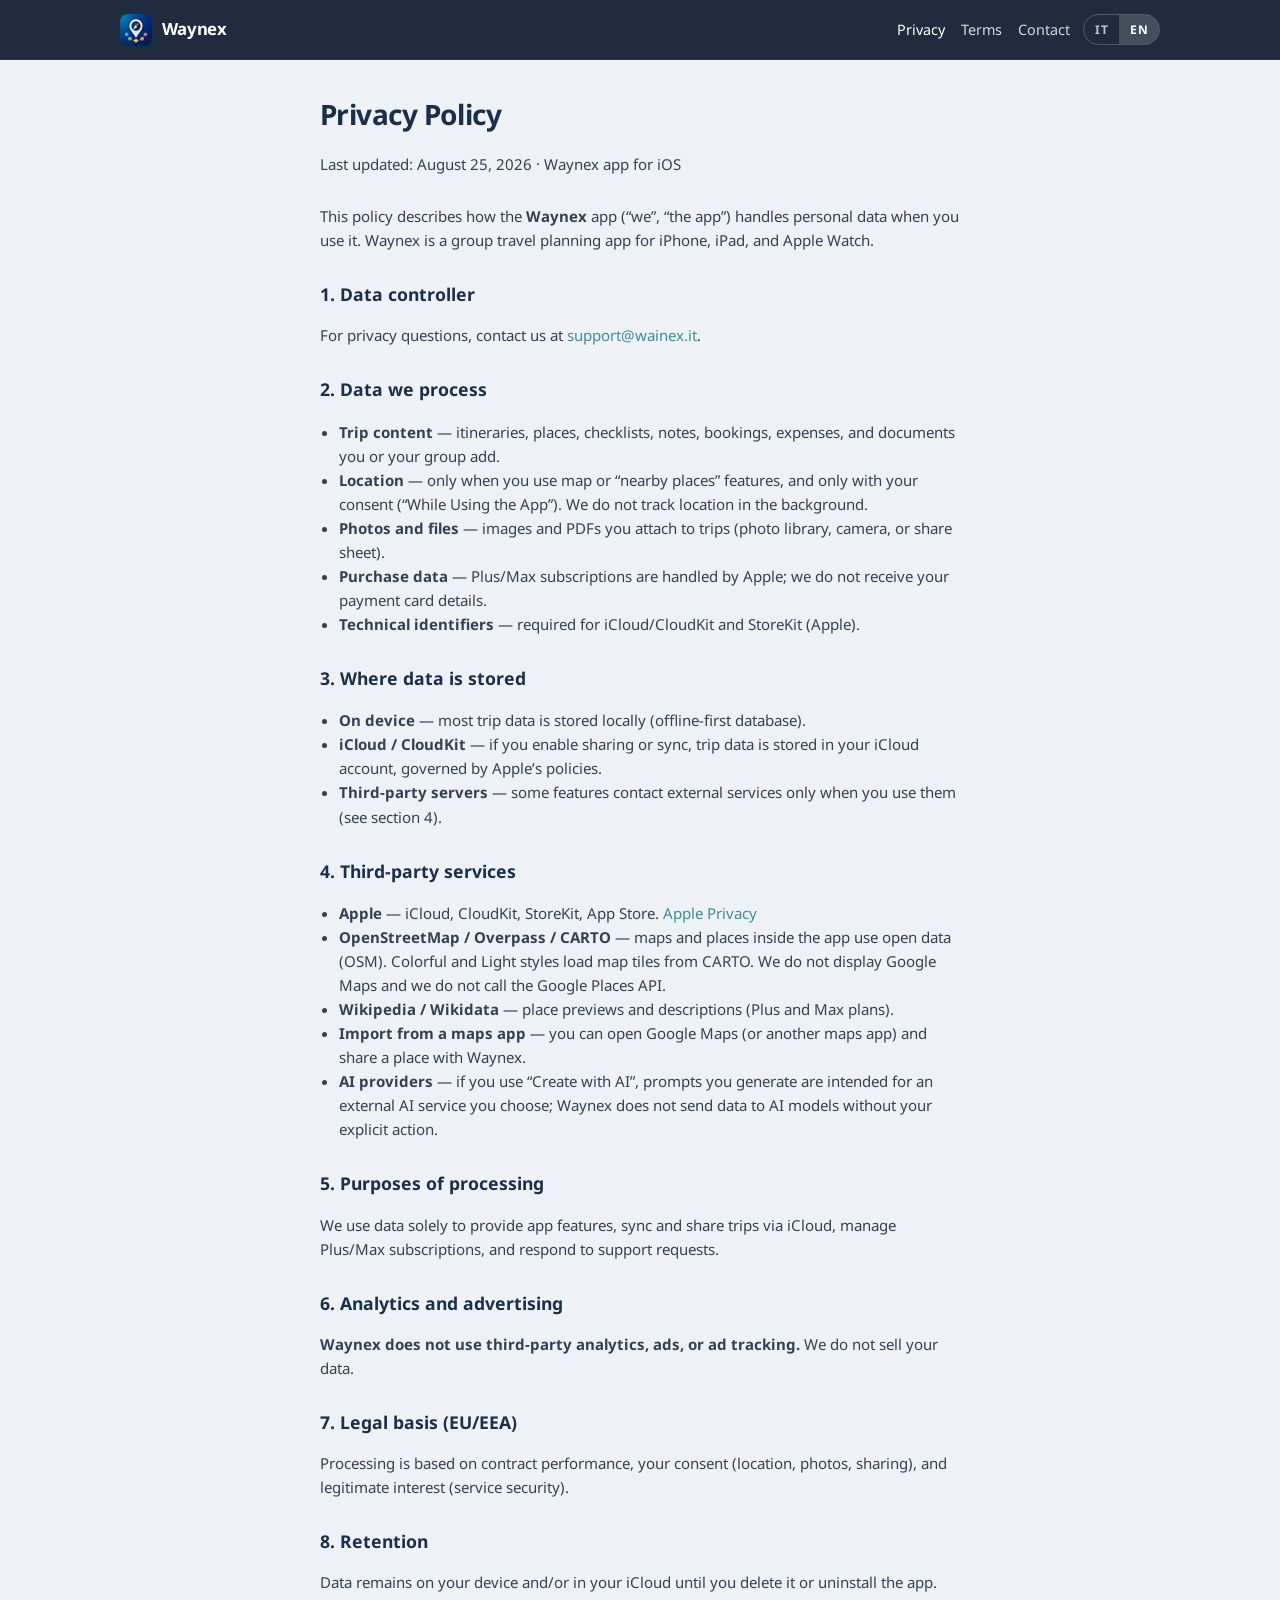
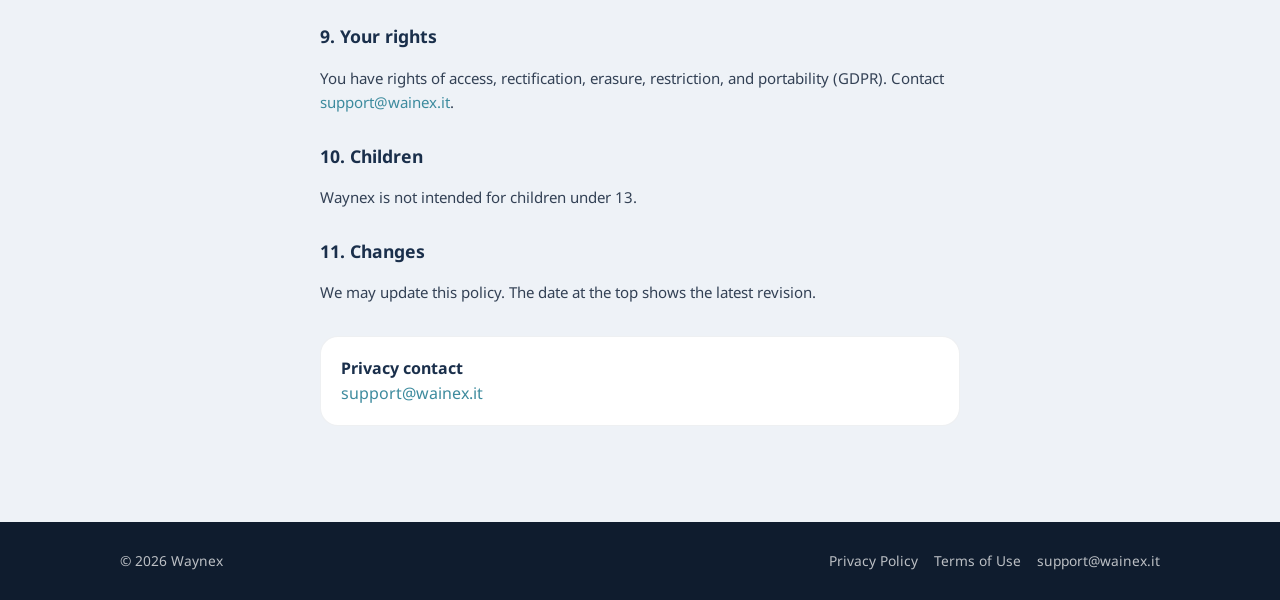
<file: en/privacy/index.html>
<!DOCTYPE html>
<html lang="en">
<head>
  <meta charset="UTF-8">
  <meta name="viewport" content="width=device-width, initial-scale=1">
  <meta name="description" content="Waynex Privacy Policy — iOS group travel planning app.">
  <title>Privacy Policy — Waynex</title>
  <link rel="icon" href="/assets/app-icon.png" type="image/png">
  <link rel="preconnect" href="https://fonts.googleapis.com">
  <link rel="preconnect" href="https://fonts.gstatic.com" crossorigin>
  <link href="https://fonts.googleapis.com/css2?family=Noto+Sans:wght@400;600;700&display=swap" rel="stylesheet">
  <link rel="stylesheet" href="/styles.css">
</head>
<body>
  <header class="site-header">
    <div class="header-inner">
      <a class="brand" href="/en/">
        <span class="brand-mark" aria-hidden="true">
          <img src="/assets/app-icon.png" alt="" width="36" height="36">
        </span>
        Waynex
      </a>
      <div class="header-right">
        <nav class="nav-links" aria-label="Main">
          <a href="/en/privacy/" class="active">Privacy</a>
          <a href="/en/terms/">Terms</a>
          <a href="mailto:support@wainex.it">Contact</a>
        </nav>
        <div class="lang-switch" aria-label="Language">
          <a href="/privacy/">IT</a>
          <a href="/en/privacy/" class="active">EN</a>
        </div>
      </div>
    </div>
  </header>

  <article class="legal-page">
    <h1>Privacy Policy</h1>
    <p class="legal-meta">Last updated: August 25, 2026 · Waynex app for iOS</p>

    <p>This policy describes how the <strong>Waynex</strong> app (“we”, “the app”) handles personal data when you use it. Waynex is a group travel planning app for iPhone, iPad, and Apple Watch.</p>

    <h2>1. Data controller</h2>
    <p>For privacy questions, contact us at <a href="mailto:support@wainex.it">support@wainex.it</a>.</p>

    <h2>2. Data we process</h2>
    <ul>
      <li><strong>Trip content</strong> — itineraries, places, checklists, notes, bookings, expenses, and documents you or your group add.</li>
      <li><strong>Location</strong> — only when you use map or “nearby places” features, and only with your consent (“While Using the App”). We do not track location in the background.</li>
      <li><strong>Photos and files</strong> — images and PDFs you attach to trips (photo library, camera, or share sheet).</li>
      <li><strong>Purchase data</strong> — Plus/Max subscriptions are handled by Apple; we do not receive your payment card details.</li>
      <li><strong>Technical identifiers</strong> — required for iCloud/CloudKit and StoreKit (Apple).</li>
    </ul>

    <h2>3. Where data is stored</h2>
    <ul>
      <li><strong>On device</strong> — most trip data is stored locally (offline-first database).</li>
      <li><strong>iCloud / CloudKit</strong> — if you enable sharing or sync, trip data is stored in your iCloud account, governed by Apple’s policies.</li>
      <li><strong>Third-party servers</strong> — some features contact external services only when you use them (see section 4).</li>
    </ul>

    <h2>4. Third-party services</h2>
    <ul>
      <li><strong>Apple</strong> — iCloud, CloudKit, StoreKit, App Store. <a href="https://www.apple.com/legal/privacy/" rel="noopener">Apple Privacy</a></li>
      <li><strong>OpenStreetMap / Overpass / CARTO</strong> — maps and places inside the app use open data (OSM). Colorful and Light styles load map tiles from CARTO. We do not display Google Maps and we do not call the Google Places API.</li>
      <li><strong>Wikipedia / Wikidata</strong> — place previews and descriptions (Plus and Max plans).</li>
      <li><strong>Import from a maps app</strong> — you can open Google Maps (or another maps app) and share a place with Waynex.</li>
      <li><strong>AI providers</strong> — if you use “Create with AI”, prompts you generate are intended for an external AI service you choose; Waynex does not send data to AI models without your explicit action.</li>
    </ul>

    <h2>5. Purposes of processing</h2>
    <p>We use data solely to provide app features, sync and share trips via iCloud, manage Plus/Max subscriptions, and respond to support requests.</p>

    <h2>6. Analytics and advertising</h2>
    <p><strong>Waynex does not use third-party analytics, ads, or ad tracking.</strong> We do not sell your data.</p>

    <h2>7. Legal basis (EU/EEA)</h2>
    <p>Processing is based on contract performance, your consent (location, photos, sharing), and legitimate interest (service security).</p>

    <h2>8. Retention</h2>
    <p>Data remains on your device and/or in your iCloud until you delete it or uninstall the app.</p>

    <h2>9. Your rights</h2>
    <p>You have rights of access, rectification, erasure, restriction, and portability (GDPR). Contact <a href="mailto:support@wainex.it">support@wainex.it</a>.</p>

    <h2>10. Children</h2>
    <p>Waynex is not intended for children under 13.</p>

    <h2>11. Changes</h2>
    <p>We may update this policy. The date at the top shows the latest revision.</p>

    <div class="contact-box">
      <strong>Privacy contact</strong><br>
      <a href="mailto:support@wainex.it">support@wainex.it</a>
    </div>
  </article>

  <footer class="site-footer">
    <div class="footer-inner">
      <span>© 2026 Waynex</span>
      <nav class="footer-links" aria-label="Legal">
        <a href="/en/privacy/">Privacy Policy</a>
        <a href="/en/terms/">Terms of Use</a>
        <a href="mailto:support@wainex.it">support@wainex.it</a>
      </nav>
    </div>
  </footer>
</body>
</html>
</file>
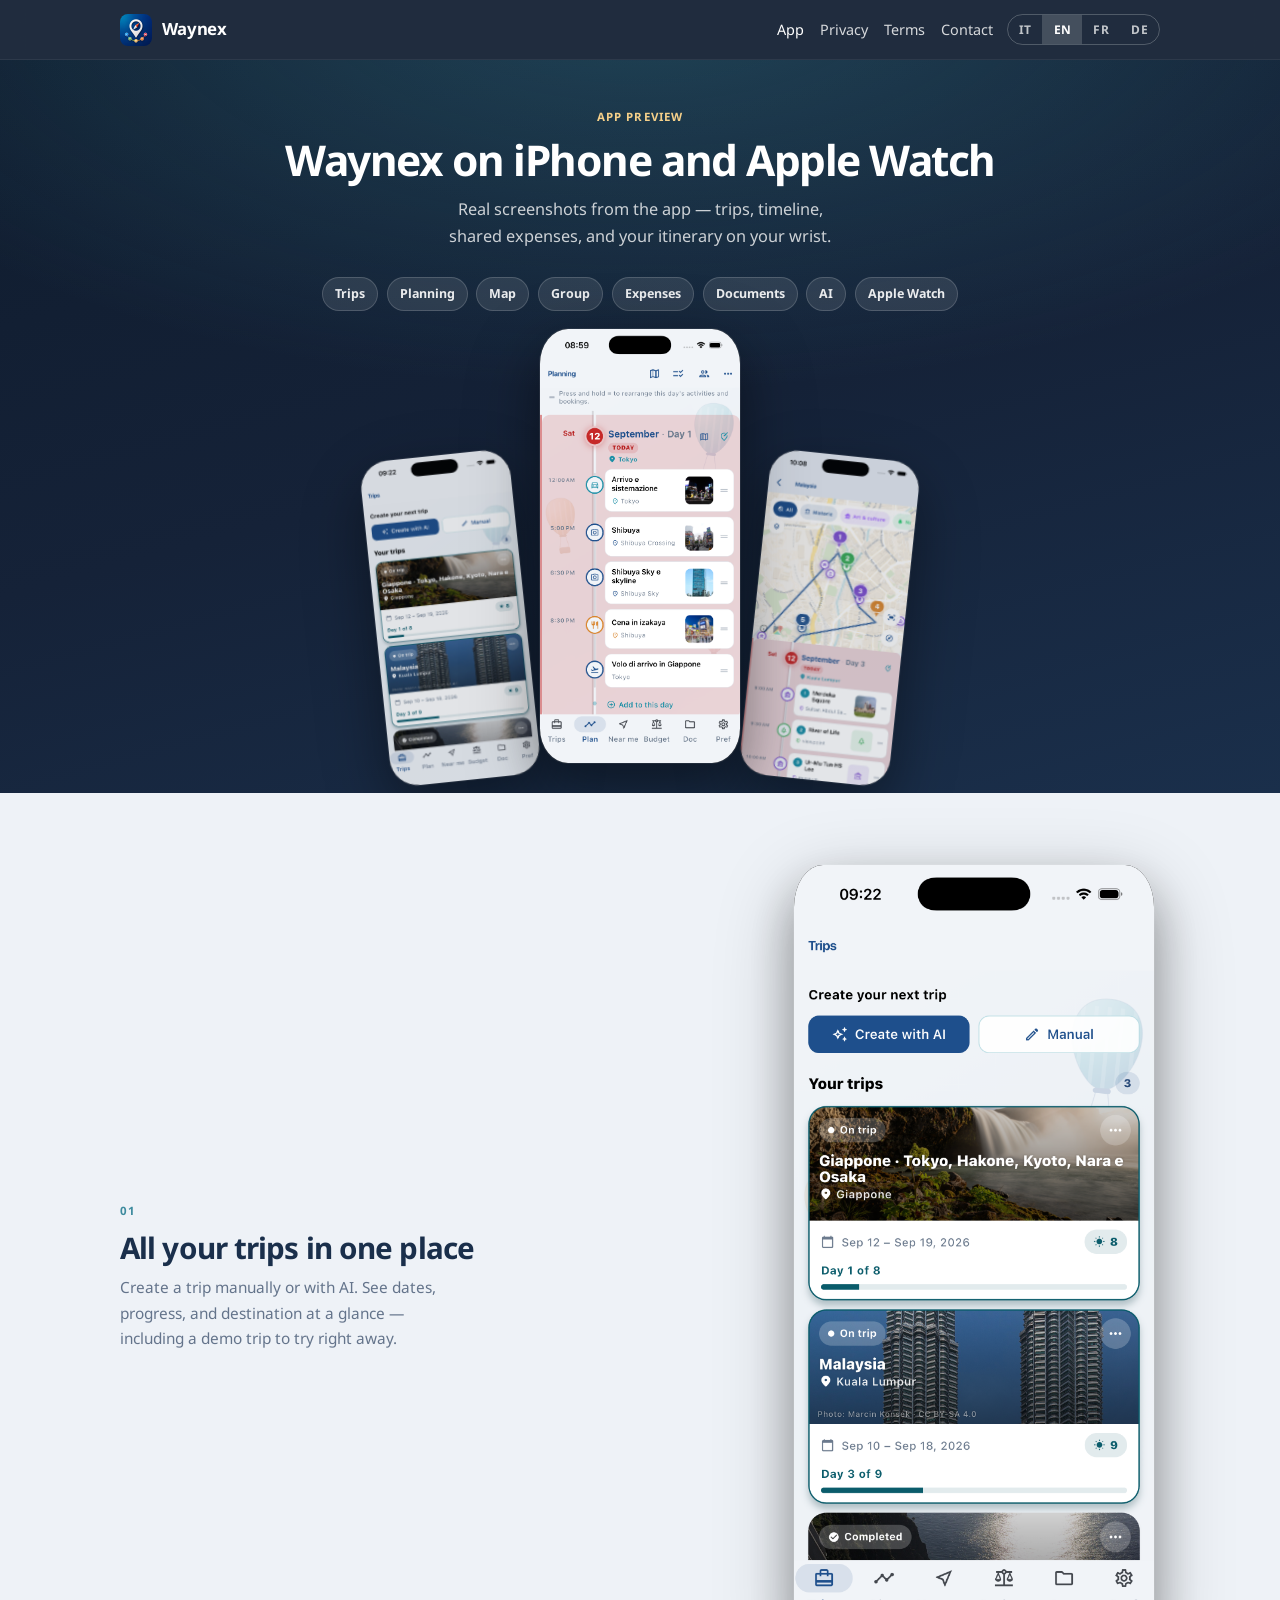
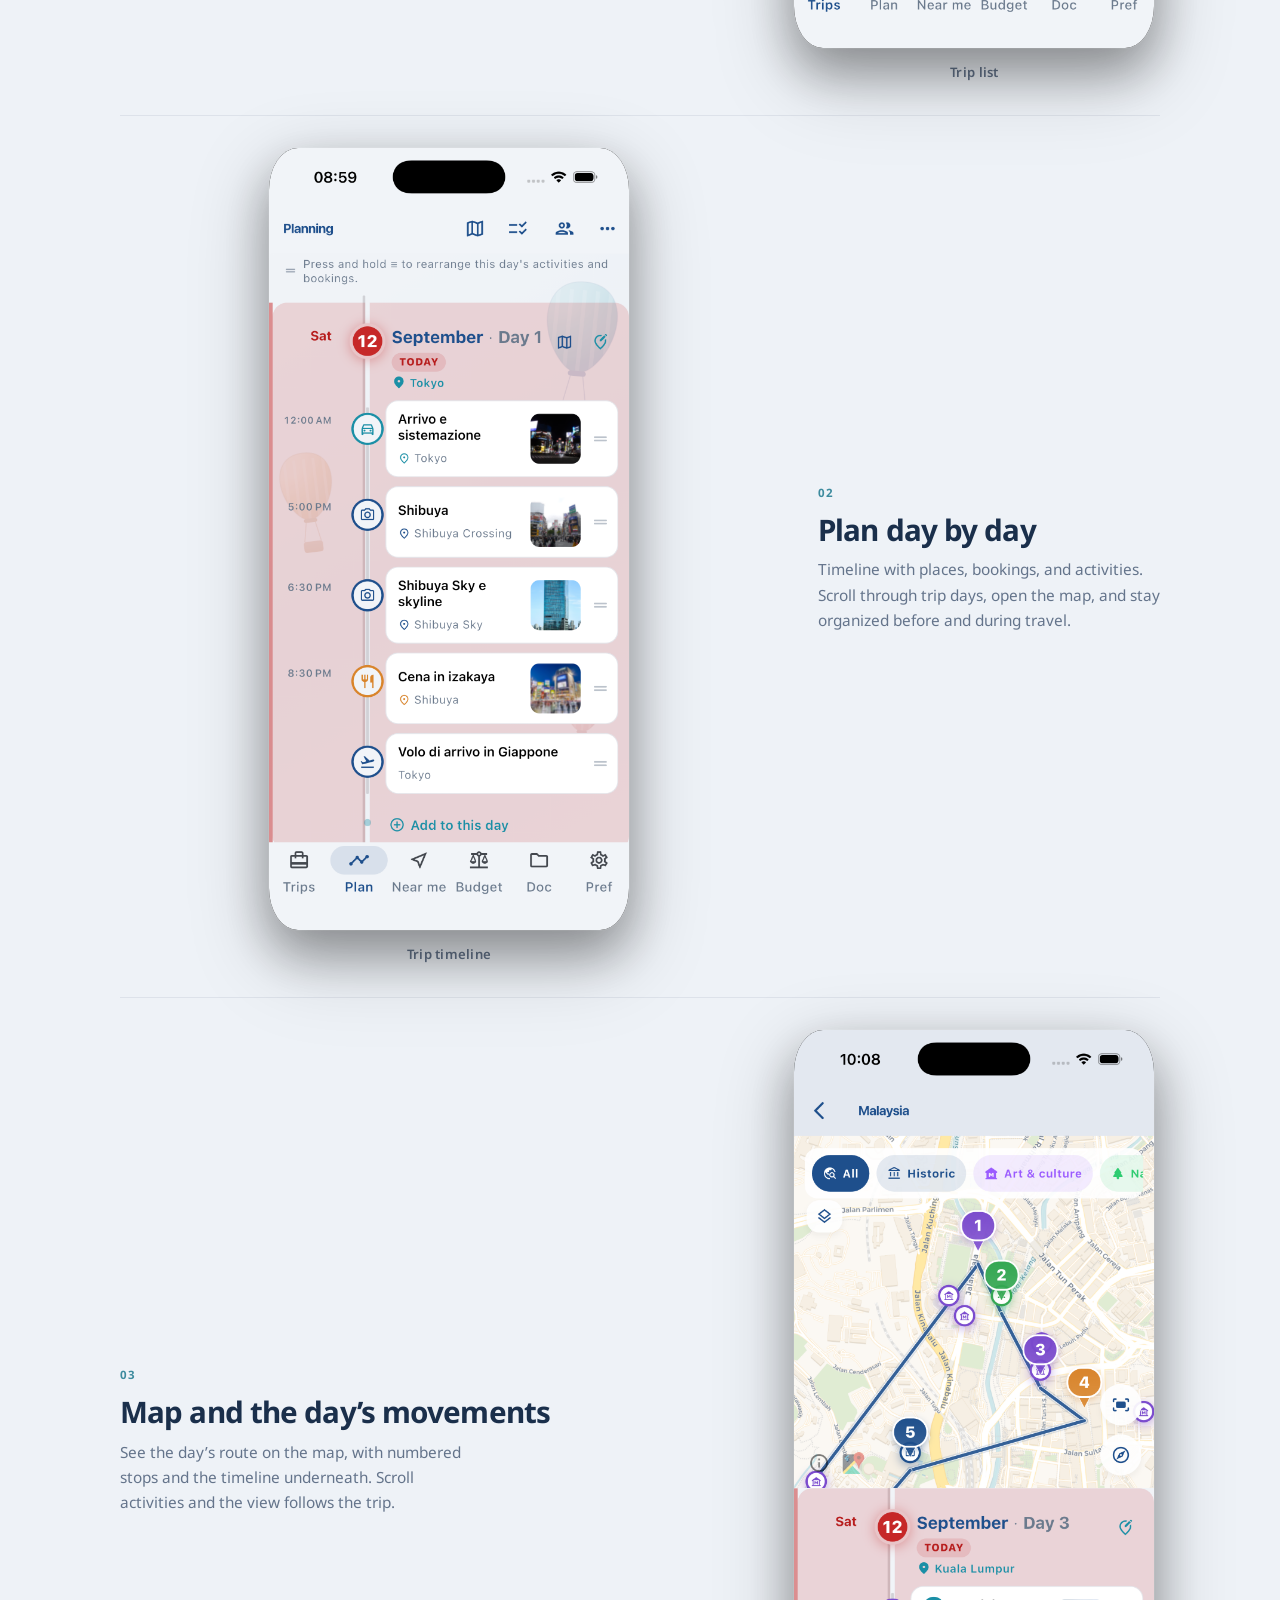
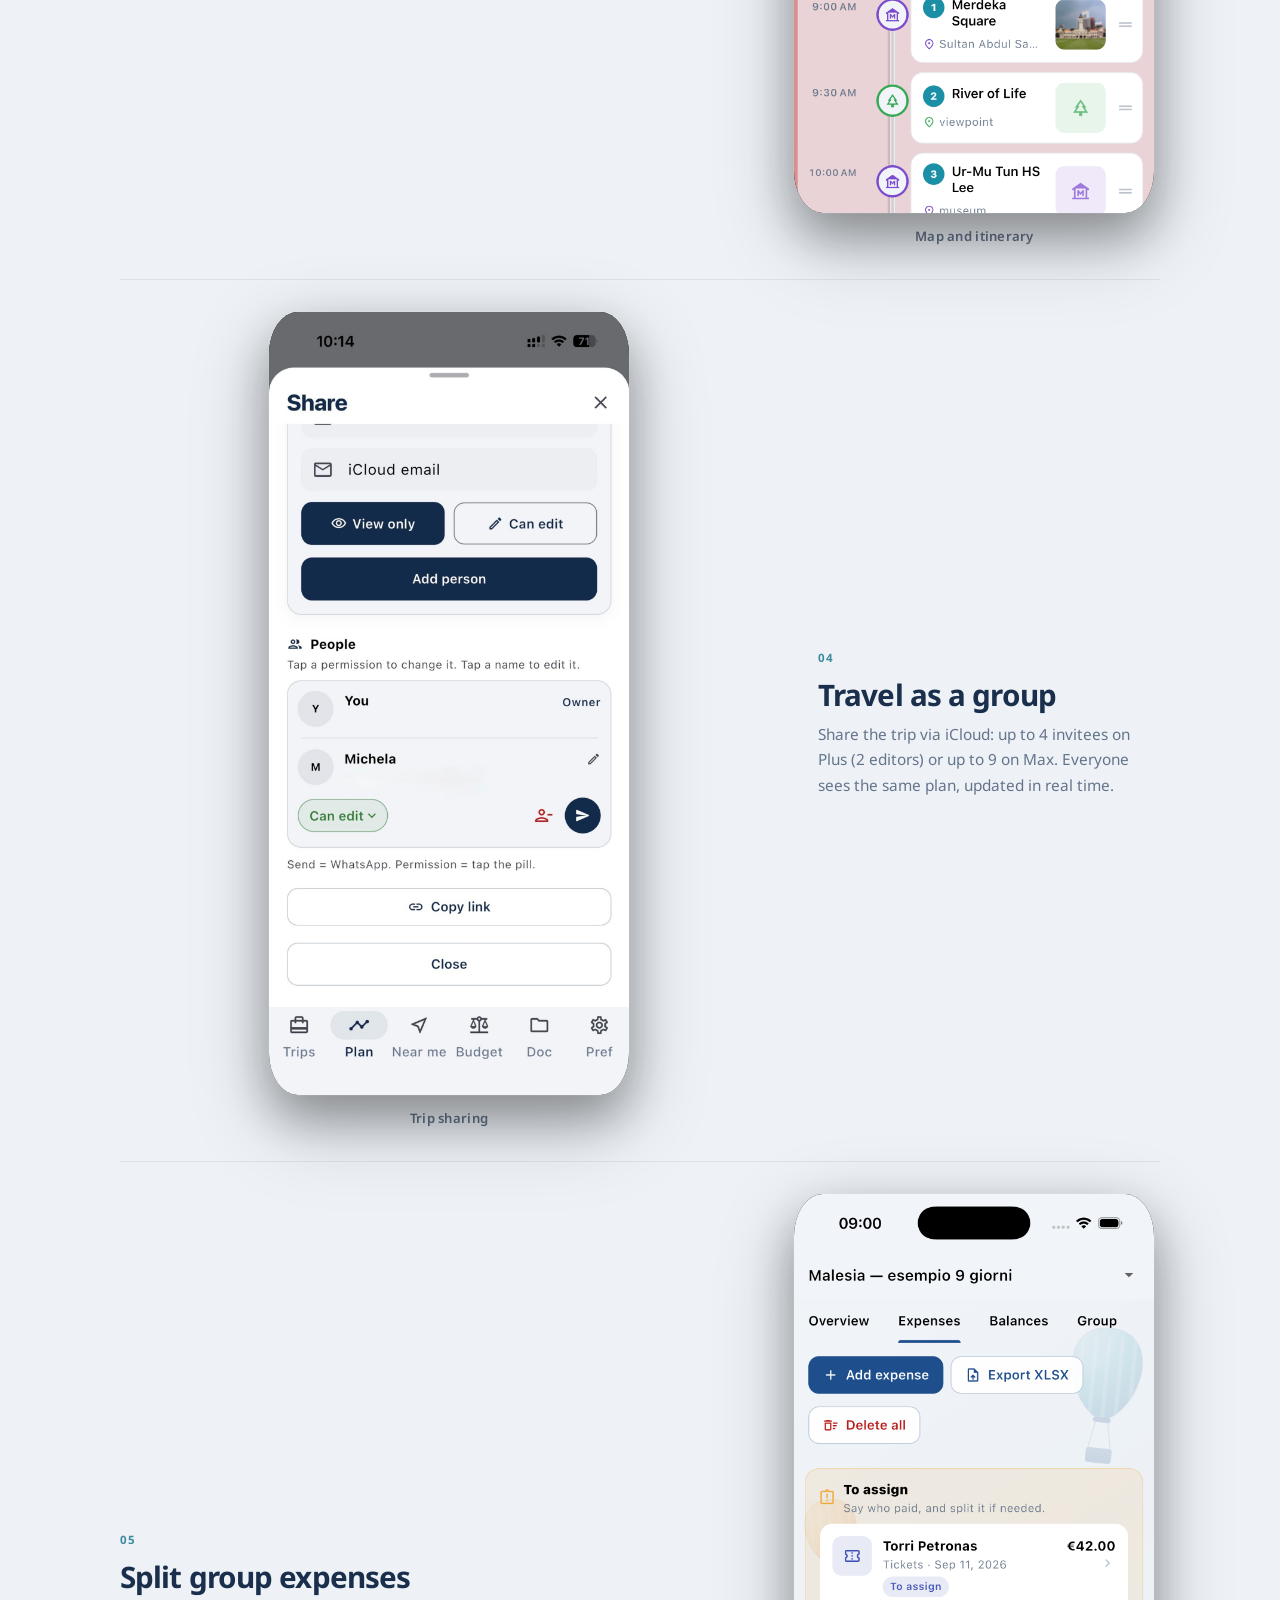
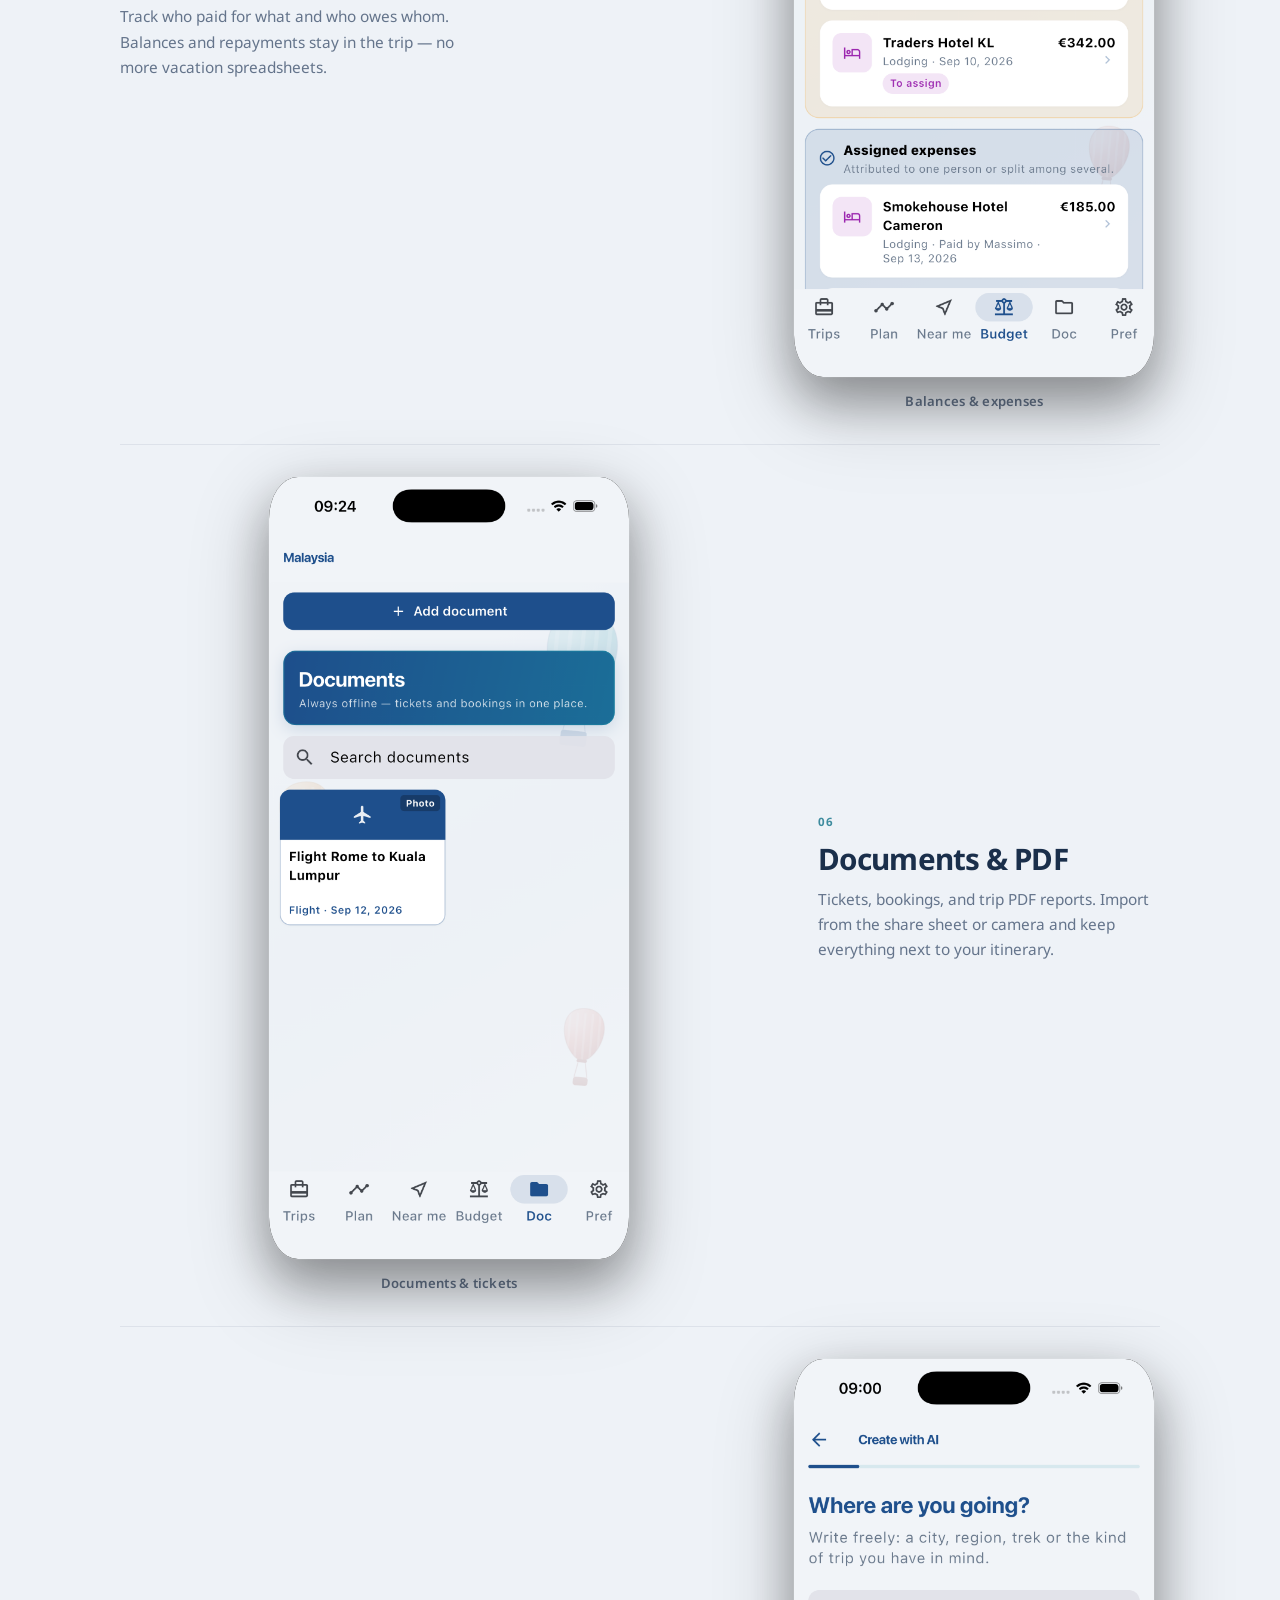
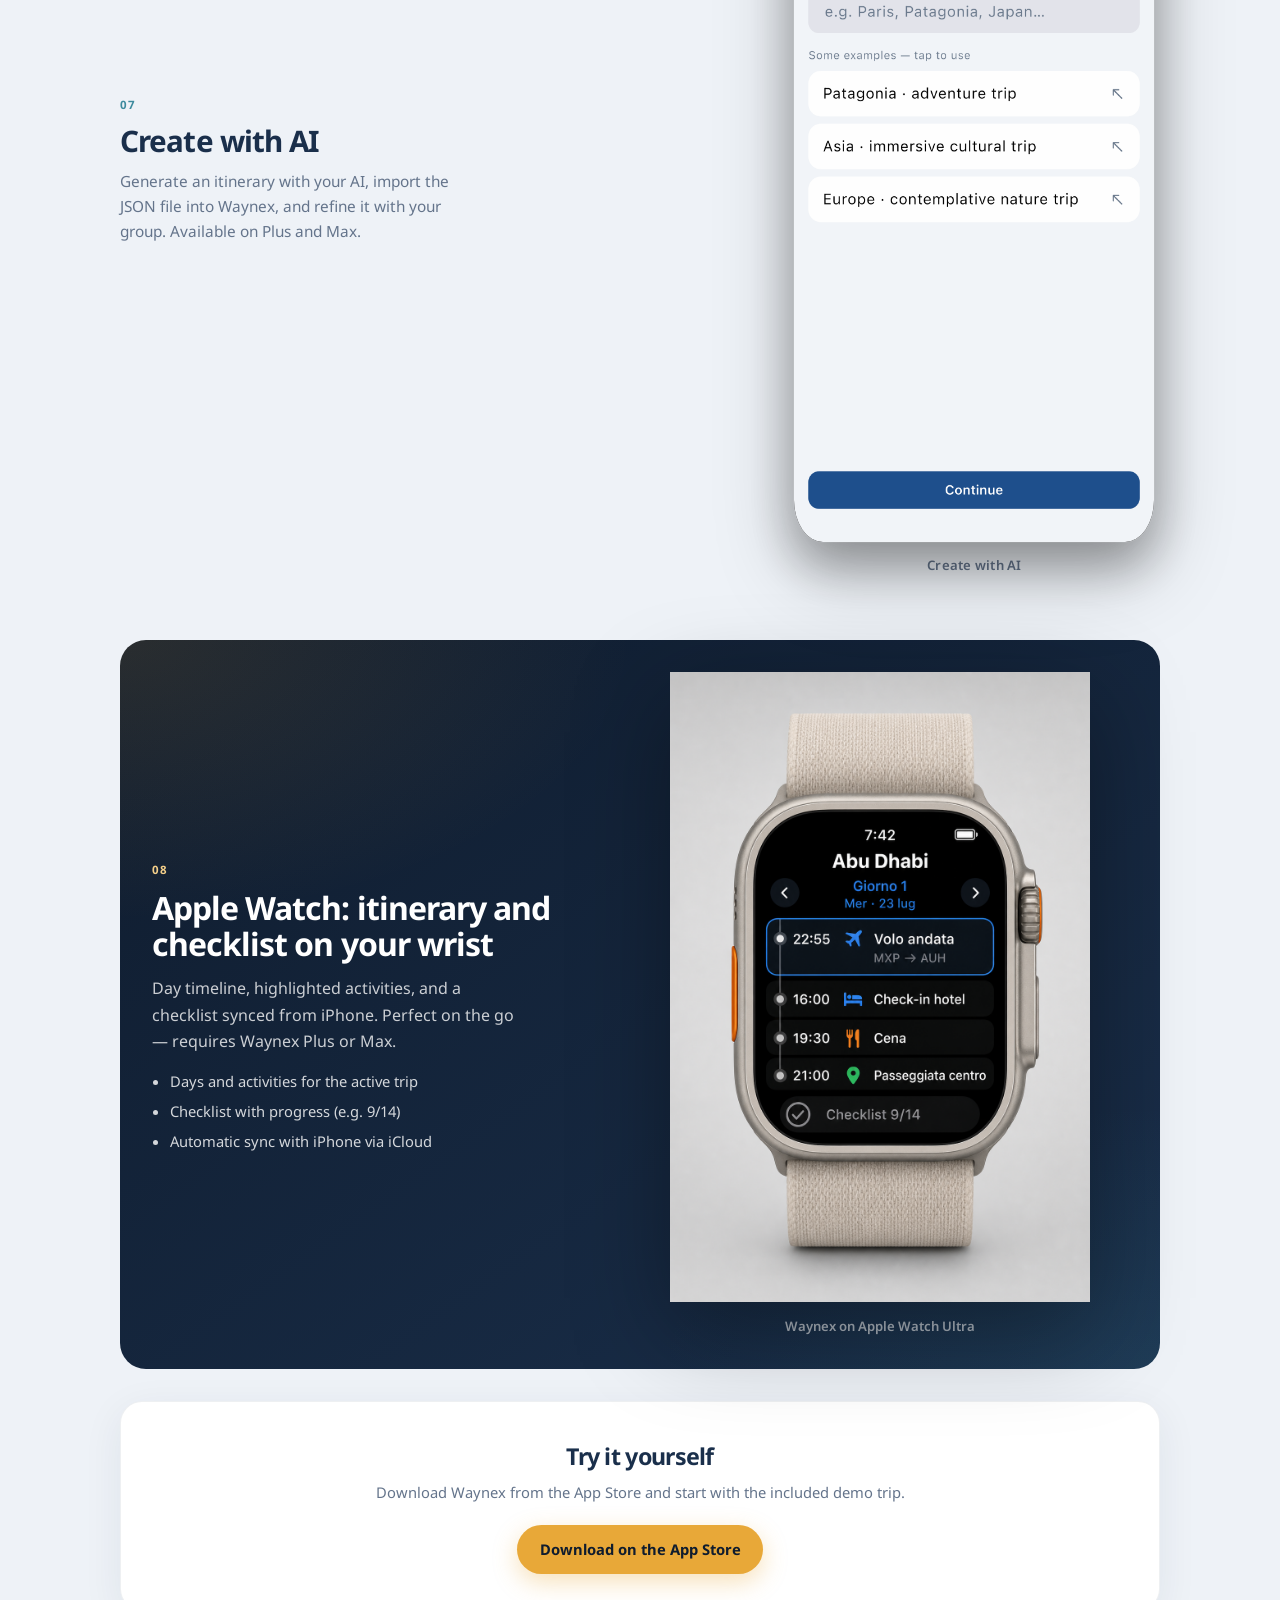
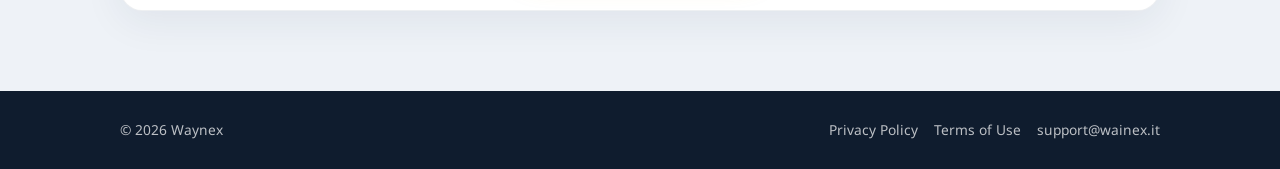
<file: en/screenshots/index.html>
<!DOCTYPE html>
<html lang="en">
<head>
  <meta charset="UTF-8">
  <meta name="viewport" content="width=device-width, initial-scale=1">
  <meta name="description" content="Waynex screenshots: trip planner with itineraries, map, group expenses, and documents — even offline. Apple Watch with Plus or Max.">
  <title>Screenshots — Waynex trip planner</title>
  <link rel="canonical" href="https://wainex.it/en/screenshots/">
  <link rel="alternate" hreflang="it" href="https://wainex.it/screenshots/">
  <link rel="alternate" hreflang="en" href="https://wainex.it/en/screenshots/">
  <link rel="alternate" hreflang="fr" href="https://wainex.it/fr/screenshots/">
  <link rel="alternate" hreflang="de" href="https://wainex.it/de/screenshots/">
  <link rel="alternate" hreflang="x-default" href="https://wainex.it/screenshots/">
  <link rel="icon" href="/assets/app-icon.png" type="image/png">
  <link rel="apple-touch-icon" href="/assets/app-icon.png">
  <link rel="preconnect" href="https://fonts.googleapis.com">
  <link rel="preconnect" href="https://fonts.gstatic.com" crossorigin>
  <link href="https://fonts.googleapis.com/css2?family=Noto+Sans:wght@400;600;700&display=swap" rel="stylesheet">
  <link rel="stylesheet" href="/styles.css?v=11">
  <script defer src="/site.js?v=15"></script>
</head>
<body class="screenshots-page">
  <header class="site-header">
    <div class="header-inner">
      <a class="brand" data-link="home" href="/en/">
        <span class="brand-mark" aria-hidden="true">
          <img src="/assets/app-icon.png" alt="" width="36" height="36">
        </span>
        Waynex
      </a>
      <div class="header-right">
        <nav class="nav-links" aria-label="Main">
          <a data-link="screenshots" href="/en/screenshots/" data-i18n="navScreenshots" class="active">App</a>
          <a data-link="privacy" href="/en/privacy/" data-i18n="navPrivacy">Privacy</a>
          <a data-link="terms" href="/en/terms/" data-i18n="navTerms">Terms</a>
          <a href="mailto:support@wainex.it" data-i18n="navContact">Contact</a>
        </nav>
        <div class="lang-switch" aria-label="Language">
          <a href="/screenshots/" data-lang-btn="it">IT</a>
          <a href="/en/screenshots/" data-lang-btn="en" class="active">EN</a>
          <a href="/fr/screenshots/" data-lang-btn="fr">FR</a>
          <a href="/de/screenshots/" data-lang-btn="de">DE</a>
        </div>
      </div>
    </div>
  </header>

  <section class="shots-hero">
    <div class="shots-hero-inner">
      <p class="shots-kicker" data-i18n="shotsKicker">App preview</p>
      <h1 data-i18n="shotsTitle">Waynex on iPhone and Apple Watch</h1>
      <p class="shots-lead" data-i18n="shotsLead">Real screenshots from the app — trips, timeline, shared expenses, and your itinerary on your wrist.</p>
      <nav class="shots-jump" aria-label="Screenshot sections">
        <a href="#trips" data-i18n="shotNavTrips">Trips</a>
        <a href="#plan" data-i18n="shotNavPlan">Planning</a>
        <a href="#map" data-i18n="shotNavMap">Map</a>
        <a href="#sharing" data-i18n="shotNavSharing">Group</a>
        <a href="#budget" data-i18n="shotNavBudget">Expenses</a>
        <a href="#documents" data-i18n="shotNavDocuments">Documents</a>
        <a href="#ai" data-i18n="shotNavAi">AI</a>
        <a href="#watch" data-i18n="shotNavWatch">Apple Watch</a>
      </nav>
      <div class="shots-fan" aria-hidden="true">
        <div class="phone phone--left phone--hires">
          <div class="phone-bezel"><div class="phone-screen"><img src="/assets/screenshots/01-trips-1206.png?v=5" alt="" width="1206" height="2622" loading="eager" decoding="async"></div></div>
        </div>
        <div class="phone phone--center phone--hires">
          <div class="phone-bezel"><div class="phone-screen"><img src="/assets/screenshots/02-plan-1206.png?v=4" alt="" width="1206" height="2622" loading="eager" decoding="async"></div></div>
        </div>
        <div class="phone phone--right phone--hires">
          <div class="phone-bezel"><div class="phone-screen"><img src="/assets/screenshots/08-plan-map-1206.png?v=8" alt="" width="1206" height="2622" loading="eager" decoding="async"></div></div>
        </div>
      </div>
    </div>
  </section>

  <main class="shots-main">
    <article class="shot-row" id="trips">
      <div class="shot-copy">
        <span class="shot-num">01</span>
        <h2 data-i18n="shot1Title">All your trips in one place</h2>
        <p data-i18n="shot1Body">Create a trip manually or with AI. See dates, progress, and destination at a glance — including a demo trip to try right away.</p>
      </div>
      <figure class="shot-device">
        <div class="phone phone--xlarge phone--hires">
          <div class="phone-bezel"><div class="phone-screen"><img src="/assets/screenshots/01-trips-1206.png?v=5" alt="Waynex trip list" width="1206" height="2622" data-i18n-alt="shot1Alt" loading="lazy" decoding="async"></div></div>
        </div>
        <figcaption data-i18n="shot1Caption">Trip list</figcaption>
      </figure>
    </article>

    <article class="shot-row shot-row--reverse" id="plan">
      <div class="shot-copy">
        <span class="shot-num">02</span>
        <h2 data-i18n="shot2Title">Plan day by day</h2>
        <p data-i18n="shot2Body">Timeline with places, bookings, and activities. Scroll through trip days, open the map, and stay organized before and during travel.</p>
      </div>
      <figure class="shot-device">
        <div class="phone phone--xlarge phone--hires">
          <div class="phone-bezel"><div class="phone-screen"><img src="/assets/screenshots/02-plan-1206.png?v=4" alt="Waynex trip timeline" width="1206" height="2622" data-i18n-alt="shot2Alt" loading="lazy" decoding="async"></div></div>
        </div>
        <figcaption data-i18n="shot2Caption">Trip timeline</figcaption>
      </figure>
    </article>

    <article class="shot-row" id="map">
      <div class="shot-copy">
        <span class="shot-num">03</span>
        <h2 data-i18n="shotMapTitle">Map and the day’s movements</h2>
        <p data-i18n="shotMapBody">See the day’s route on the map, with numbered stops and the timeline underneath. Scroll activities and the view follows the trip.</p>
      </div>
      <figure class="shot-device">
        <div class="phone phone--xlarge phone--hires">
          <div class="phone-bezel"><div class="phone-screen"><img src="/assets/screenshots/08-plan-map-1206.png?v=8" alt="Waynex day map and timeline" width="1206" height="2622" data-i18n-alt="shotMapAlt" loading="lazy" decoding="async"></div></div>
        </div>
        <figcaption data-i18n="shotMapCaption">Map and itinerary</figcaption>
      </figure>
    </article>

    <article class="shot-row shot-row--reverse" id="sharing">
      <div class="shot-copy">
        <span class="shot-num">04</span>
        <h2 data-i18n="shot3Title">Travel as a group</h2>
        <p data-i18n="shot3Body">Share the trip via iCloud: up to 4 invitees on Plus (2 editors) or up to 9 on Max. Everyone sees the same plan, updated in real time.</p>
      </div>
      <figure class="shot-device">
        <div class="phone phone--xlarge phone--hires">
          <div class="phone-bezel"><div class="phone-screen"><img src="/assets/screenshots/05-sharing-1206.png" alt="Waynex trip sharing" width="1206" height="2622" data-i18n-alt="shot3Alt" loading="lazy" decoding="async"></div></div>
        </div>
        <figcaption data-i18n="shot3Caption">Trip sharing</figcaption>
      </figure>
    </article>

    <article class="shot-row" id="budget">
      <div class="shot-copy">
        <span class="shot-num">05</span>
        <h2 data-i18n="shot4Title">Split group expenses</h2>
        <p data-i18n="shot4Body">Track who paid for what and who owes whom. Balances and repayments stay in the trip — no more vacation spreadsheets.</p>
      </div>
      <figure class="shot-device">
        <div class="phone phone--xlarge phone--hires">
          <div class="phone-bezel"><div class="phone-screen"><img src="/assets/screenshots/03-budget-1206.png?v=4" alt="Waynex group expenses" width="1206" height="2622" data-i18n-alt="shot4Alt" loading="lazy" decoding="async"></div></div>
        </div>
        <figcaption data-i18n="shot4Caption">Balances & expenses</figcaption>
      </figure>
    </article>

    <article class="shot-row shot-row--reverse" id="documents">
      <div class="shot-copy">
        <span class="shot-num">06</span>
        <h2 data-i18n="shot5Title">Documents & PDF</h2>
        <p data-i18n="shot5Body">Tickets, bookings, and trip PDF reports. Import from the share sheet or camera and keep everything next to your itinerary.</p>
      </div>
      <figure class="shot-device">
        <div class="phone phone--xlarge phone--hires">
          <div class="phone-bezel"><div class="phone-screen"><img src="/assets/screenshots/06-documents-1206.png?v=5" alt="Waynex documents and itinerary" width="1206" height="2622" data-i18n-alt="shot5Alt" loading="lazy" decoding="async"></div></div>
        </div>
        <figcaption data-i18n="shot5Caption">Documents & tickets</figcaption>
      </figure>
    </article>

    <article class="shot-row" id="ai">
      <div class="shot-copy">
        <span class="shot-num">07</span>
        <h2 data-i18n="shot6Title">Create with AI</h2>
        <p data-i18n="shot6Body">Generate an itinerary with your AI, import the JSON file into Waynex, and refine it with your group. Available on Plus and Max.</p>
      </div>
      <figure class="shot-device">
        <div class="phone phone--xlarge phone--hires">
          <div class="phone-bezel"><div class="phone-screen"><img src="/assets/screenshots/04-ai-1206.png?v=4" alt="Waynex AI trip creation" width="1206" height="2622" data-i18n-alt="shot6Alt" loading="lazy" decoding="async"></div></div>
        </div>
        <figcaption data-i18n="shot6Caption">Create with AI</figcaption>
      </figure>
    </article>

    <section class="watch-showcase" id="watch">
      <div class="watch-showcase-copy">
        <span class="shot-num">08</span>
        <h2 data-i18n="watchTitle">Apple Watch: itinerary and checklist on your wrist</h2>
        <p data-i18n="watchBody">Day timeline, highlighted activities, and a checklist synced from iPhone. Perfect on the go — requires Waynex Plus or Max.</p>
        <ul class="watch-points">
          <li data-i18n="watchPoint1">Days and activities for the active trip</li>
          <li data-i18n="watchPoint2">Checklist with progress (e.g. 9/14)</li>
          <li data-i18n="watchPoint3">Automatic sync with iPhone via iCloud</li>
        </ul>
      </div>
      <figure class="watch-showcase-visual">
        <img
          src="/assets/screenshots/07-watch-ultra.png"
          alt="Waynex on Apple Watch Ultra — Abu Dhabi timeline"
          data-i18n-alt="watchAlt"
          loading="lazy"
          decoding="async"
          width="1024"
          height="1536"
        >
        <figcaption data-i18n="watchCaption">Waynex on Apple Watch Ultra</figcaption>
      </figure>
    </section>

    <section class="shots-cta">
      <h2 data-i18n="shotsCtaTitle">Try it yourself</h2>
      <p data-i18n="shotsCtaBody">Download Waynex from the App Store and start with the included demo trip.</p>
      <a class="hero-cta" href="#" data-app-store rel="noopener noreferrer" data-i18n="heroCta">Download on the App Store</a>
    </section>
  </main>

  <footer class="site-footer">
    <div class="footer-inner">
      <span>© 2026 Waynex</span>
      <nav class="footer-links" aria-label="Legal">
        <a data-link="privacy" href="/privacy/" data-i18n="footerPrivacy">Privacy Policy</a>
        <a data-link="terms" href="/terms/" data-i18n="footerTerms">Terms of Use</a>
        <a href="mailto:support@wainex.it">support@wainex.it</a>
      </nav>
    </div>
  </footer>
</body>
</html>
</file>
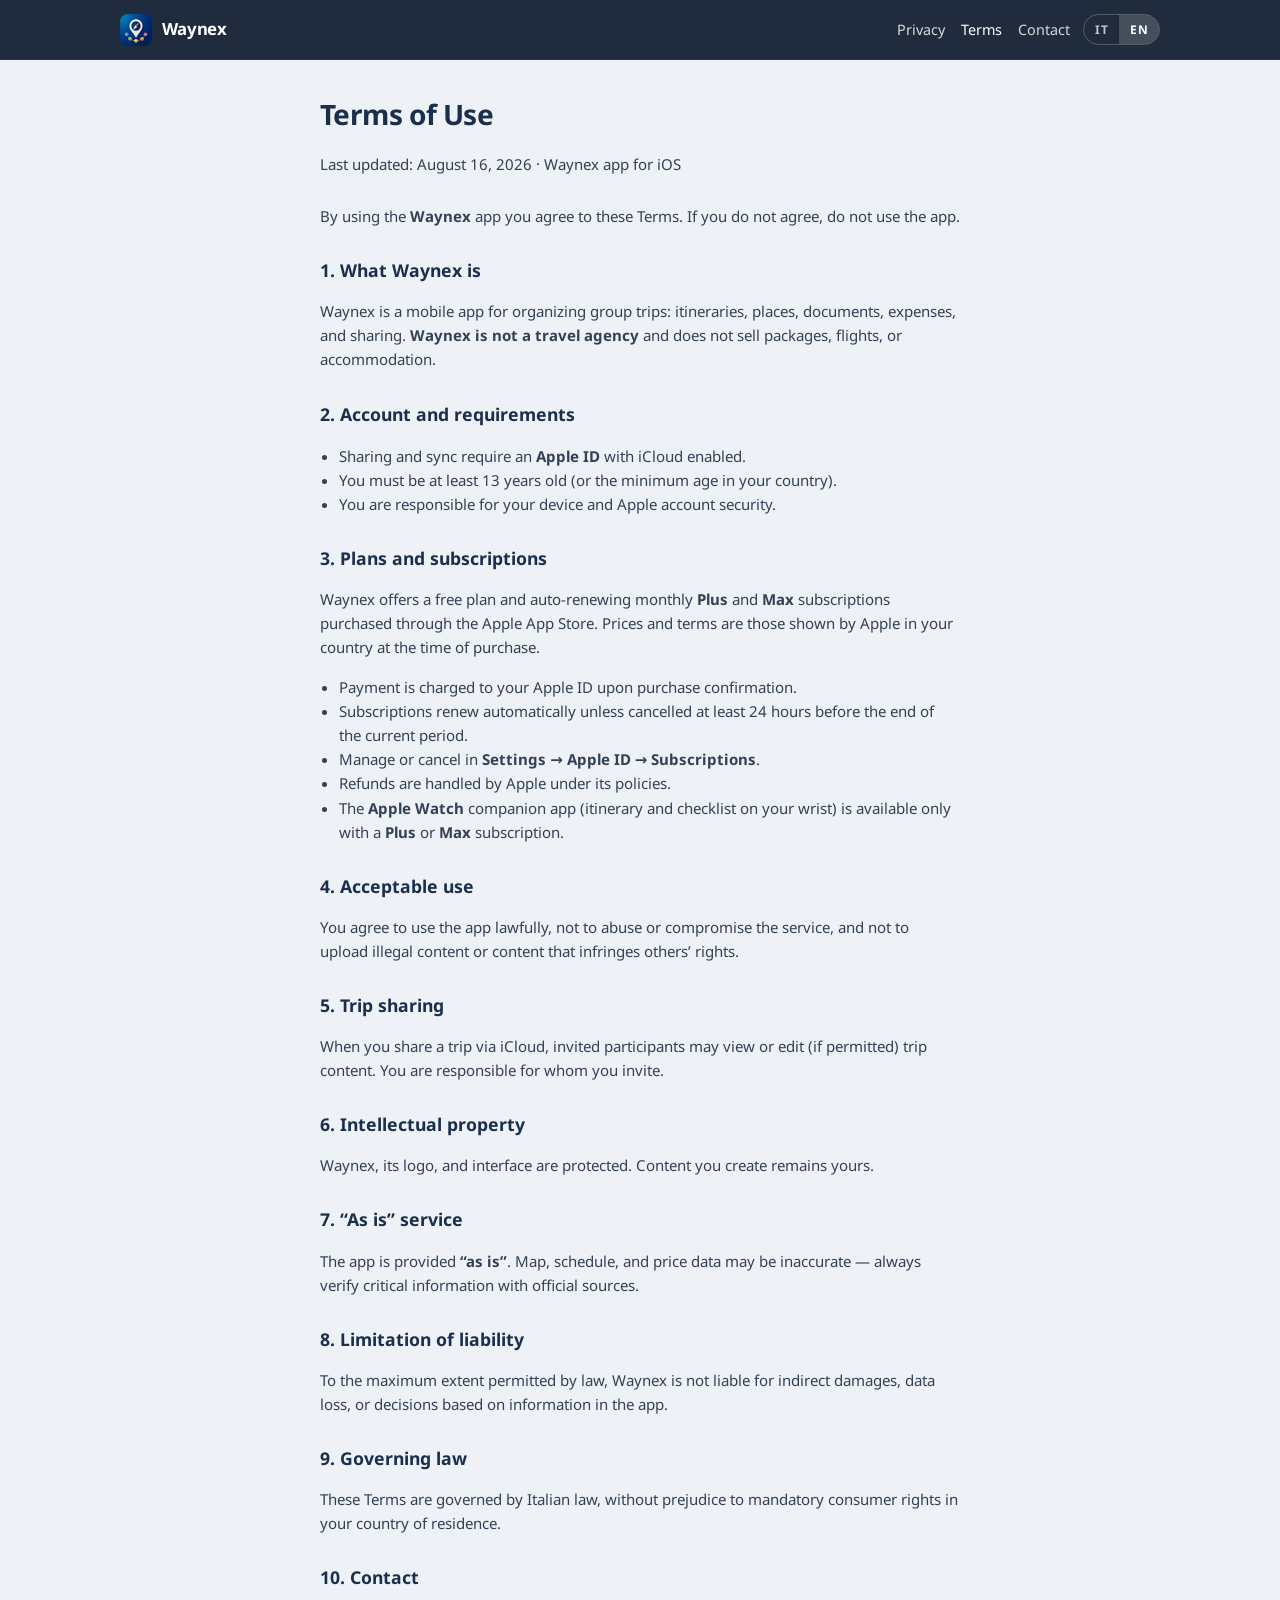
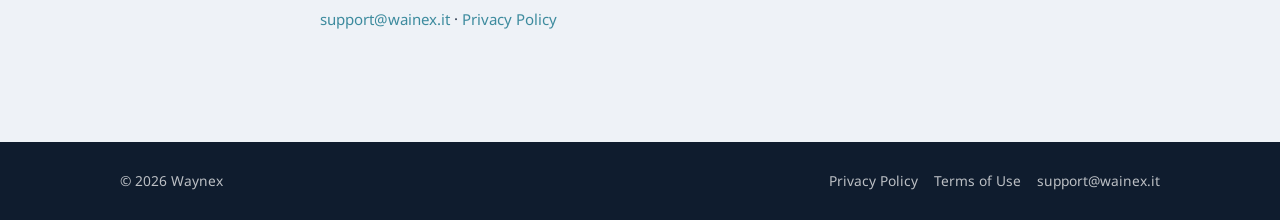
<file: en/terms/index.html>
<!DOCTYPE html>
<html lang="en">
<head>
  <meta charset="UTF-8">
  <meta name="viewport" content="width=device-width, initial-scale=1">
  <meta name="description" content="Waynex Terms of Use — iOS group travel planning app.">
  <title>Terms of Use — Waynex</title>
  <link rel="icon" href="/assets/app-icon.png" type="image/png">
  <link rel="preconnect" href="https://fonts.googleapis.com">
  <link rel="preconnect" href="https://fonts.gstatic.com" crossorigin>
  <link href="https://fonts.googleapis.com/css2?family=Noto+Sans:wght@400;600;700&display=swap" rel="stylesheet">
  <link rel="stylesheet" href="/styles.css">
</head>
<body>
  <header class="site-header">
    <div class="header-inner">
      <a class="brand" href="/en/">
        <span class="brand-mark" aria-hidden="true">
          <img src="/assets/app-icon.png" alt="" width="36" height="36">
        </span>
        Waynex
      </a>
      <div class="header-right">
        <nav class="nav-links" aria-label="Main">
          <a href="/en/privacy/">Privacy</a>
          <a href="/en/terms/" class="active">Terms</a>
          <a href="mailto:support@wainex.it">Contact</a>
        </nav>
        <div class="lang-switch" aria-label="Language">
          <a href="/terms/">IT</a>
          <a href="/en/terms/" class="active">EN</a>
        </div>
      </div>
    </div>
  </header>

  <article class="legal-page">
    <h1>Terms of Use</h1>
    <p class="legal-meta">Last updated: August 16, 2026 · Waynex app for iOS</p>

    <p>By using the <strong>Waynex</strong> app you agree to these Terms. If you do not agree, do not use the app.</p>

    <h2>1. What Waynex is</h2>
    <p>Waynex is a mobile app for organizing group trips: itineraries, places, documents, expenses, and sharing. <strong>Waynex is not a travel agency</strong> and does not sell packages, flights, or accommodation.</p>

    <h2>2. Account and requirements</h2>
    <ul>
      <li>Sharing and sync require an <strong>Apple ID</strong> with iCloud enabled.</li>
      <li>You must be at least 13 years old (or the minimum age in your country).</li>
      <li>You are responsible for your device and Apple account security.</li>
    </ul>

    <h2>3. Plans and subscriptions</h2>
    <p>Waynex offers a free plan and auto-renewing monthly <strong>Plus</strong> and <strong>Max</strong> subscriptions purchased through the Apple App Store. Prices and terms are those shown by Apple in your country at the time of purchase.</p>
    <ul>
      <li>Payment is charged to your Apple ID upon purchase confirmation.</li>
      <li>Subscriptions renew automatically unless cancelled at least 24 hours before the end of the current period.</li>
      <li>Manage or cancel in <strong>Settings → Apple ID → Subscriptions</strong>.</li>
      <li>Refunds are handled by Apple under its policies.</li>
      <li>The <strong>Apple Watch</strong> companion app (itinerary and checklist on your wrist) is available only with a <strong>Plus</strong> or <strong>Max</strong> subscription.</li>
    </ul>

    <h2>4. Acceptable use</h2>
    <p>You agree to use the app lawfully, not to abuse or compromise the service, and not to upload illegal content or content that infringes others’ rights.</p>

    <h2>5. Trip sharing</h2>
    <p>When you share a trip via iCloud, invited participants may view or edit (if permitted) trip content. You are responsible for whom you invite.</p>

    <h2>6. Intellectual property</h2>
    <p>Waynex, its logo, and interface are protected. Content you create remains yours.</p>

    <h2>7. “As is” service</h2>
    <p>The app is provided <strong>“as is”</strong>. Map, schedule, and price data may be inaccurate — always verify critical information with official sources.</p>

    <h2>8. Limitation of liability</h2>
    <p>To the maximum extent permitted by law, Waynex is not liable for indirect damages, data loss, or decisions based on information in the app.</p>

    <h2>9. Governing law</h2>
    <p>These Terms are governed by Italian law, without prejudice to mandatory consumer rights in your country of residence.</p>

    <h2>10. Contact</h2>
    <p><a href="mailto:support@wainex.it">support@wainex.it</a> · <a href="/en/privacy/">Privacy Policy</a></p>
  </article>

  <footer class="site-footer">
    <div class="footer-inner">
      <span>© 2026 Waynex</span>
      <nav class="footer-links" aria-label="Legal">
        <a href="/en/privacy/">Privacy Policy</a>
        <a href="/en/terms/">Terms of Use</a>
        <a href="mailto:support@wainex.it">support@wainex.it</a>
      </nav>
    </div>
  </footer>
</body>
</html>
</file>
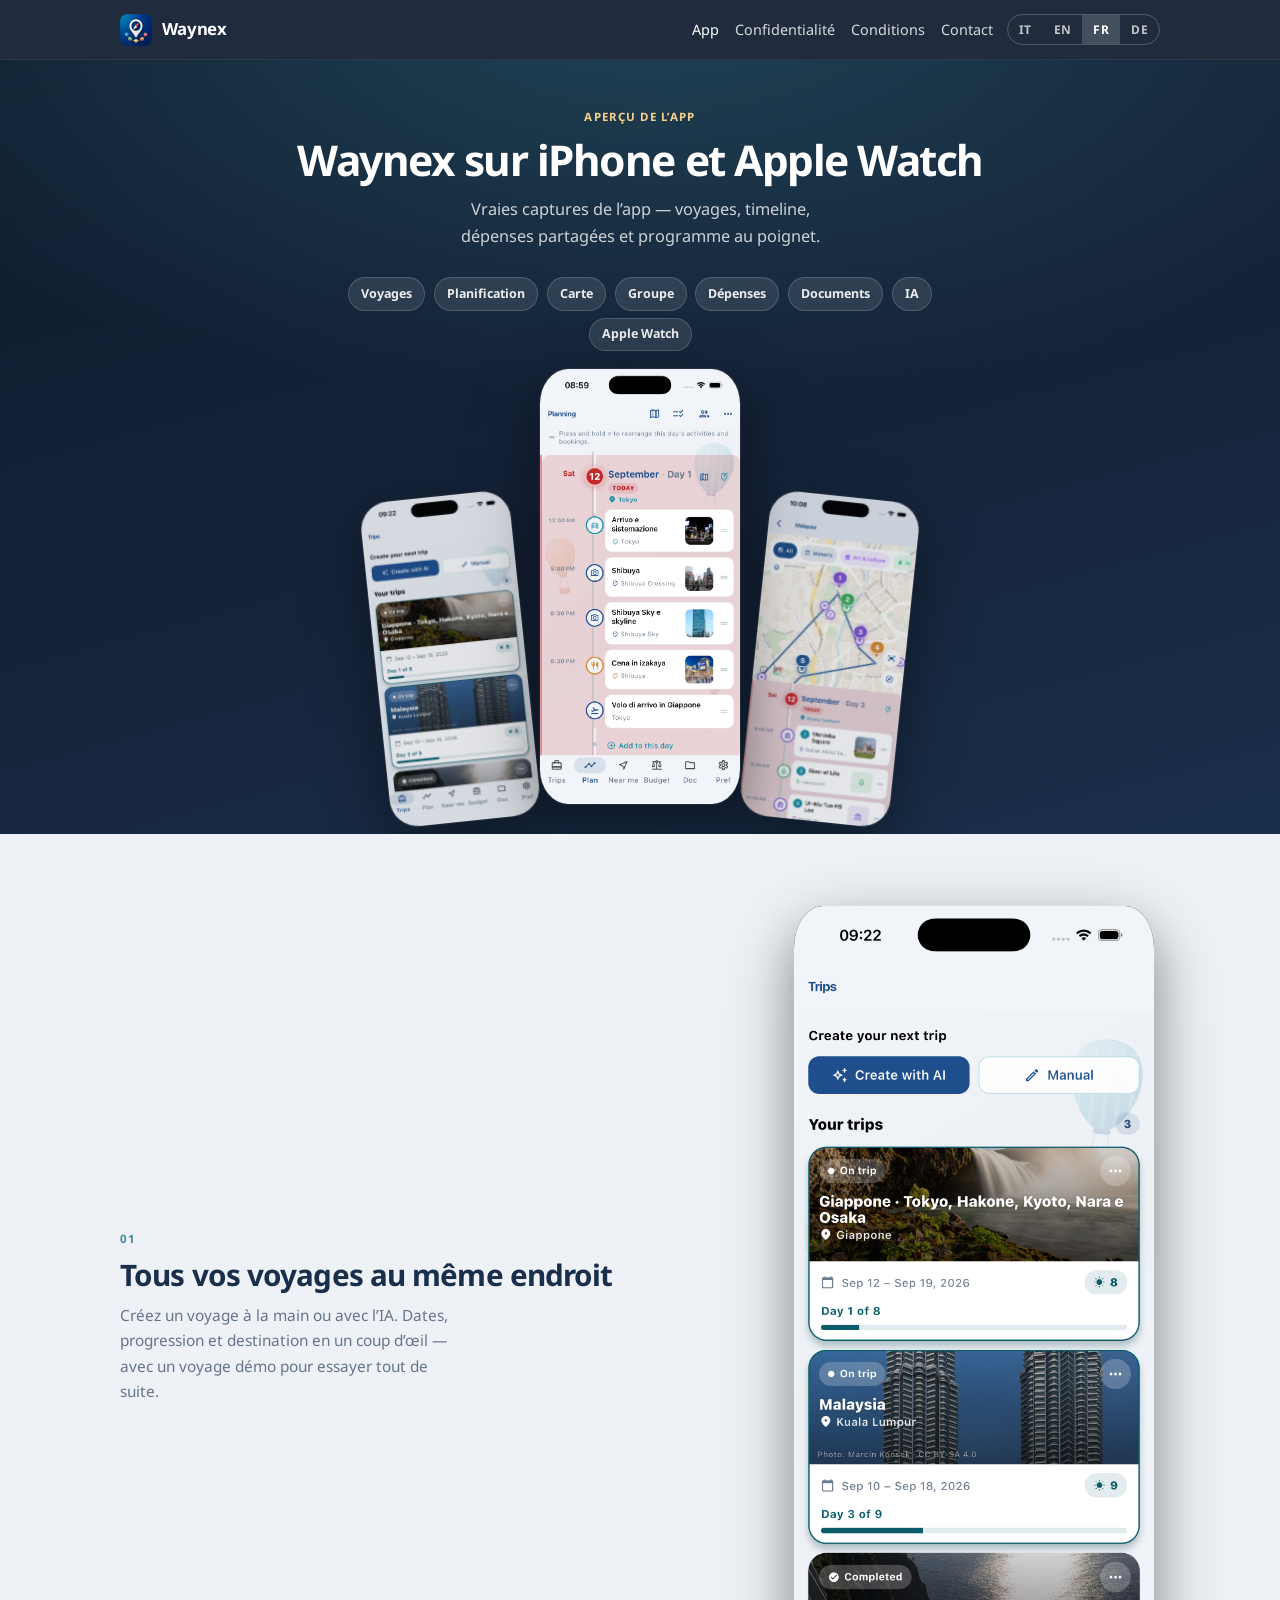
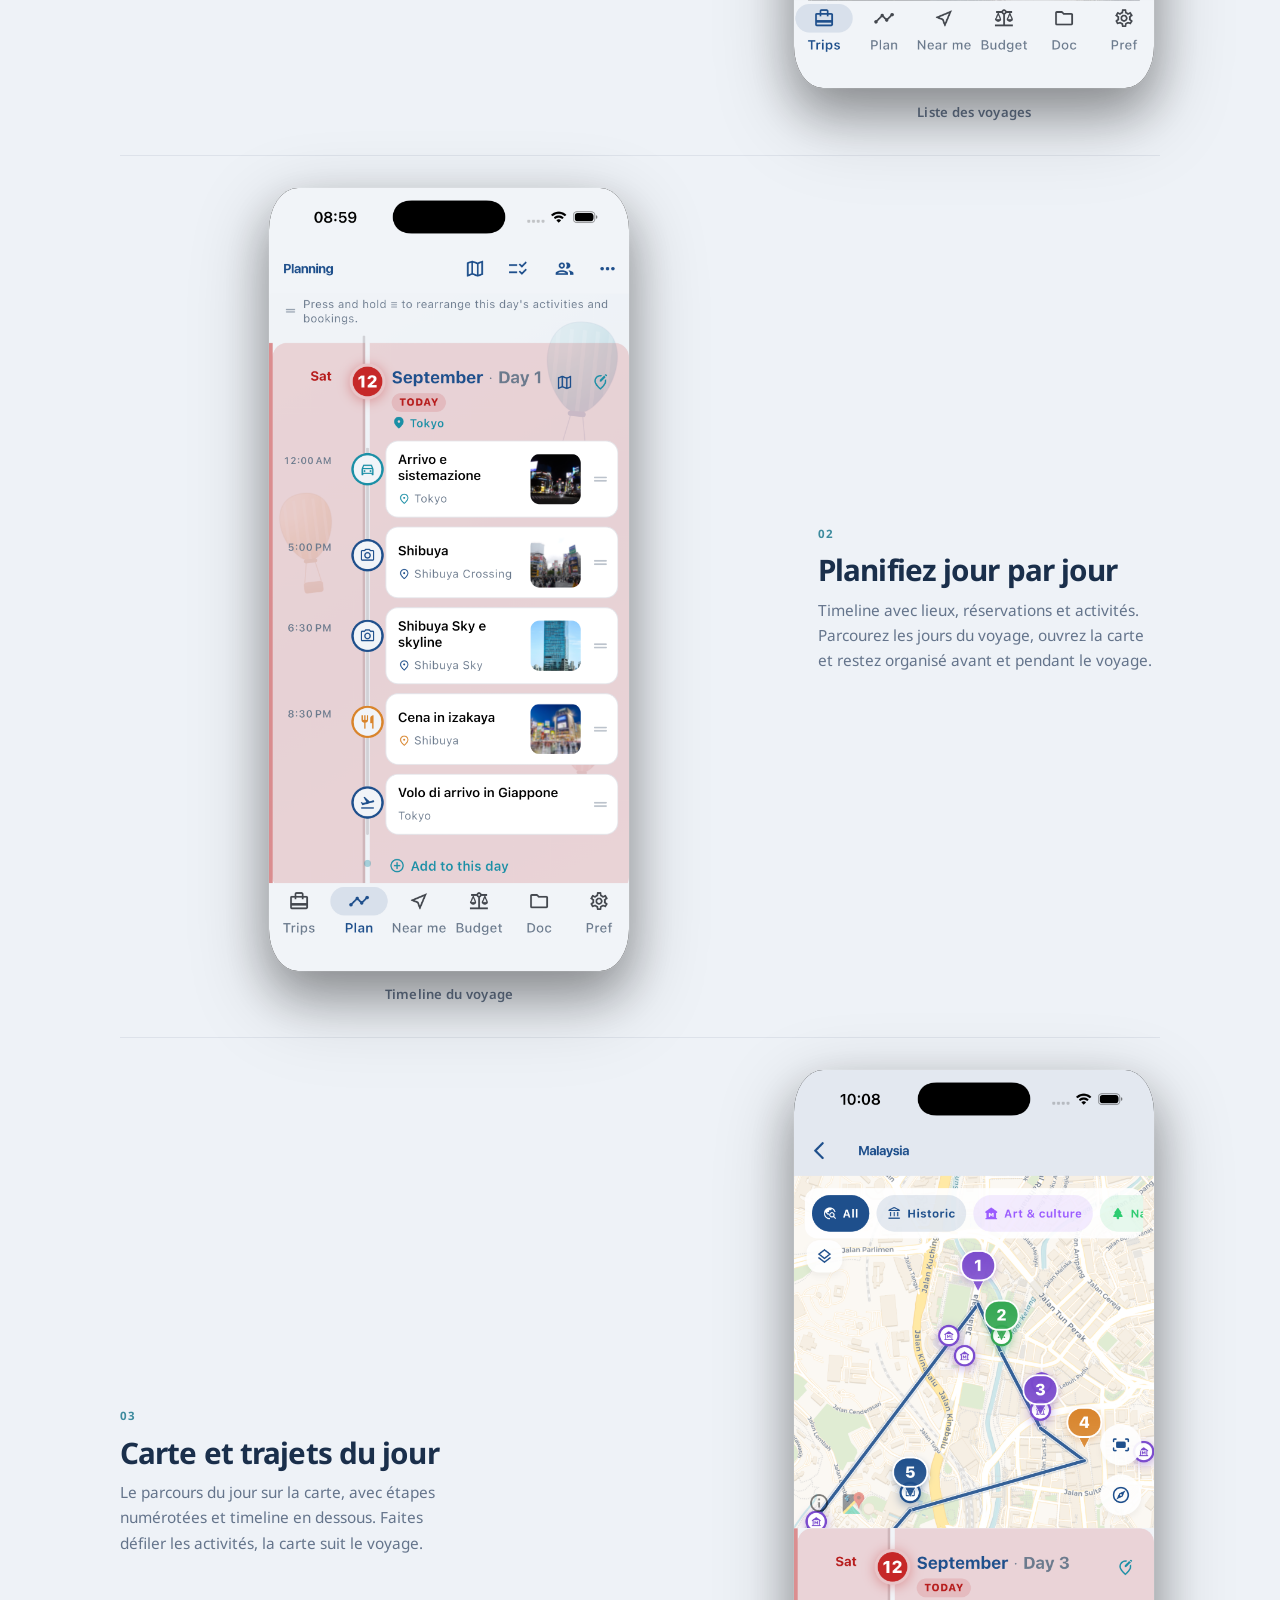
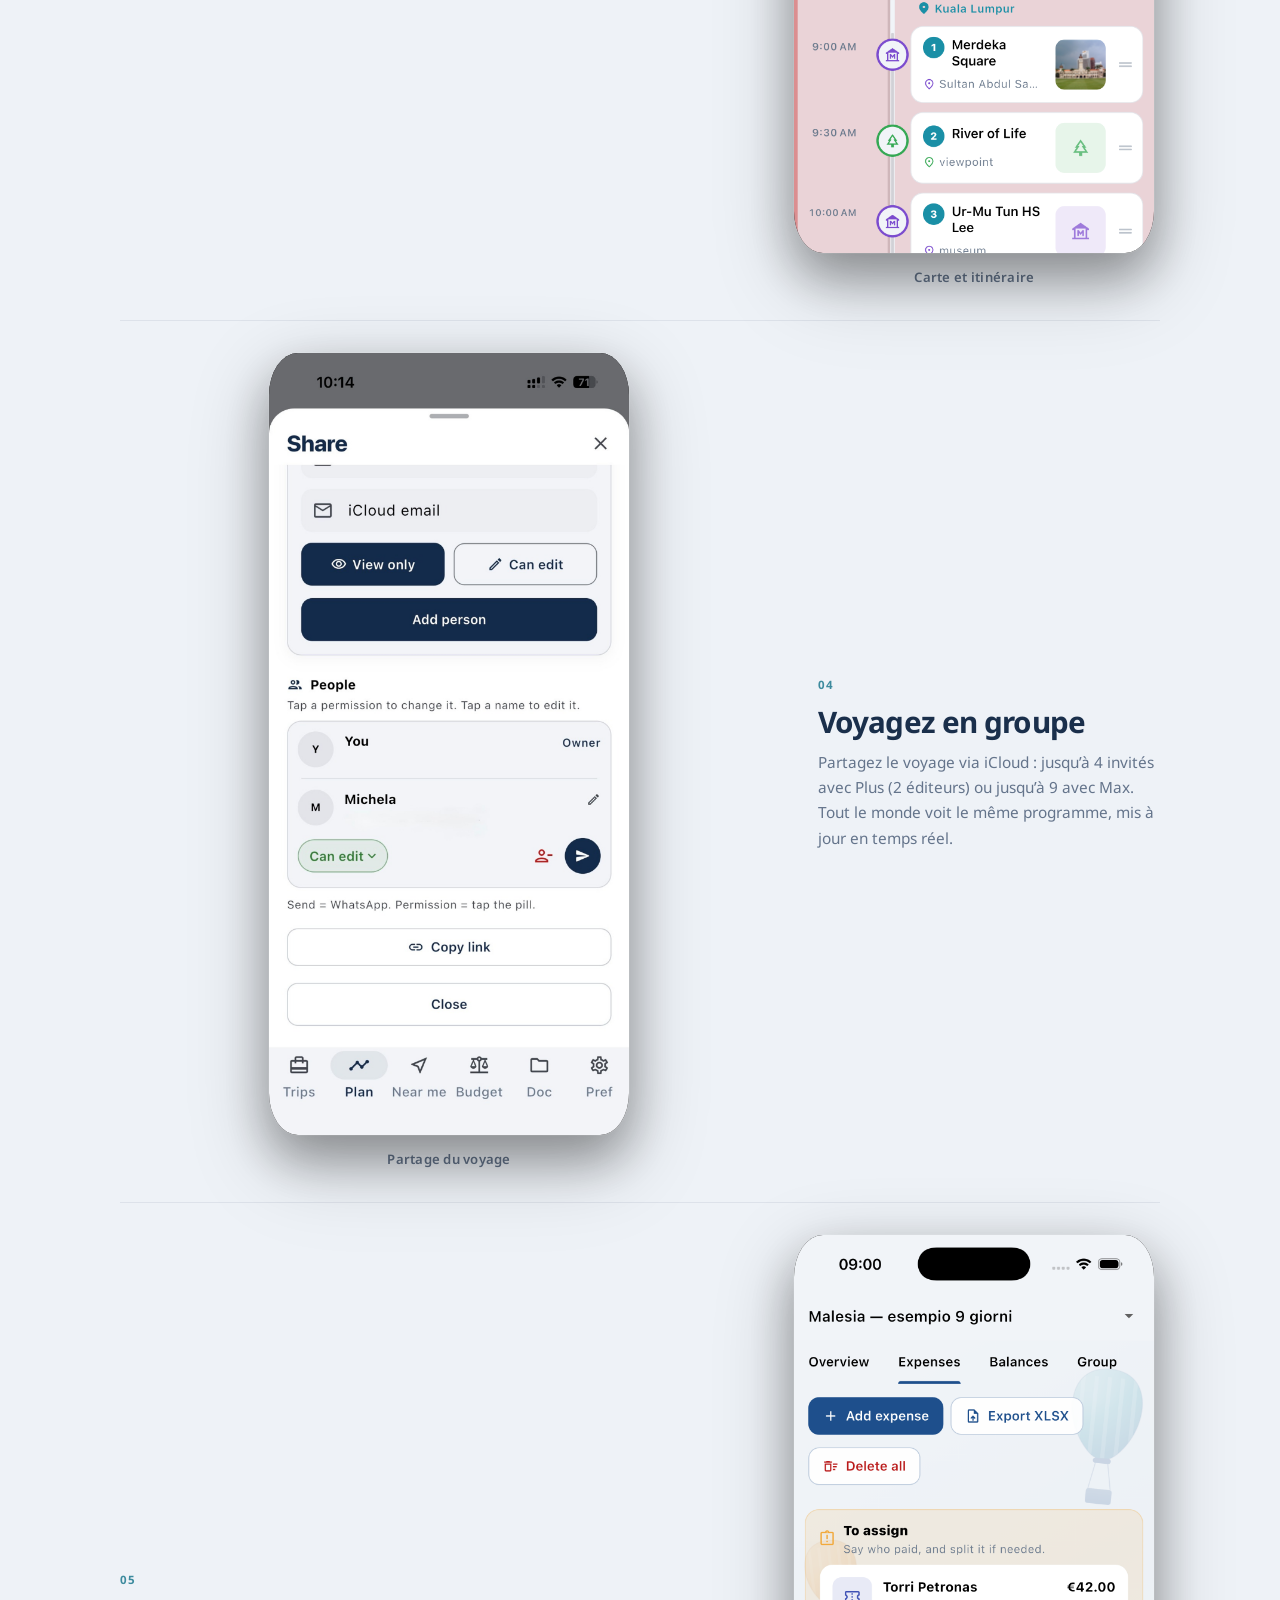
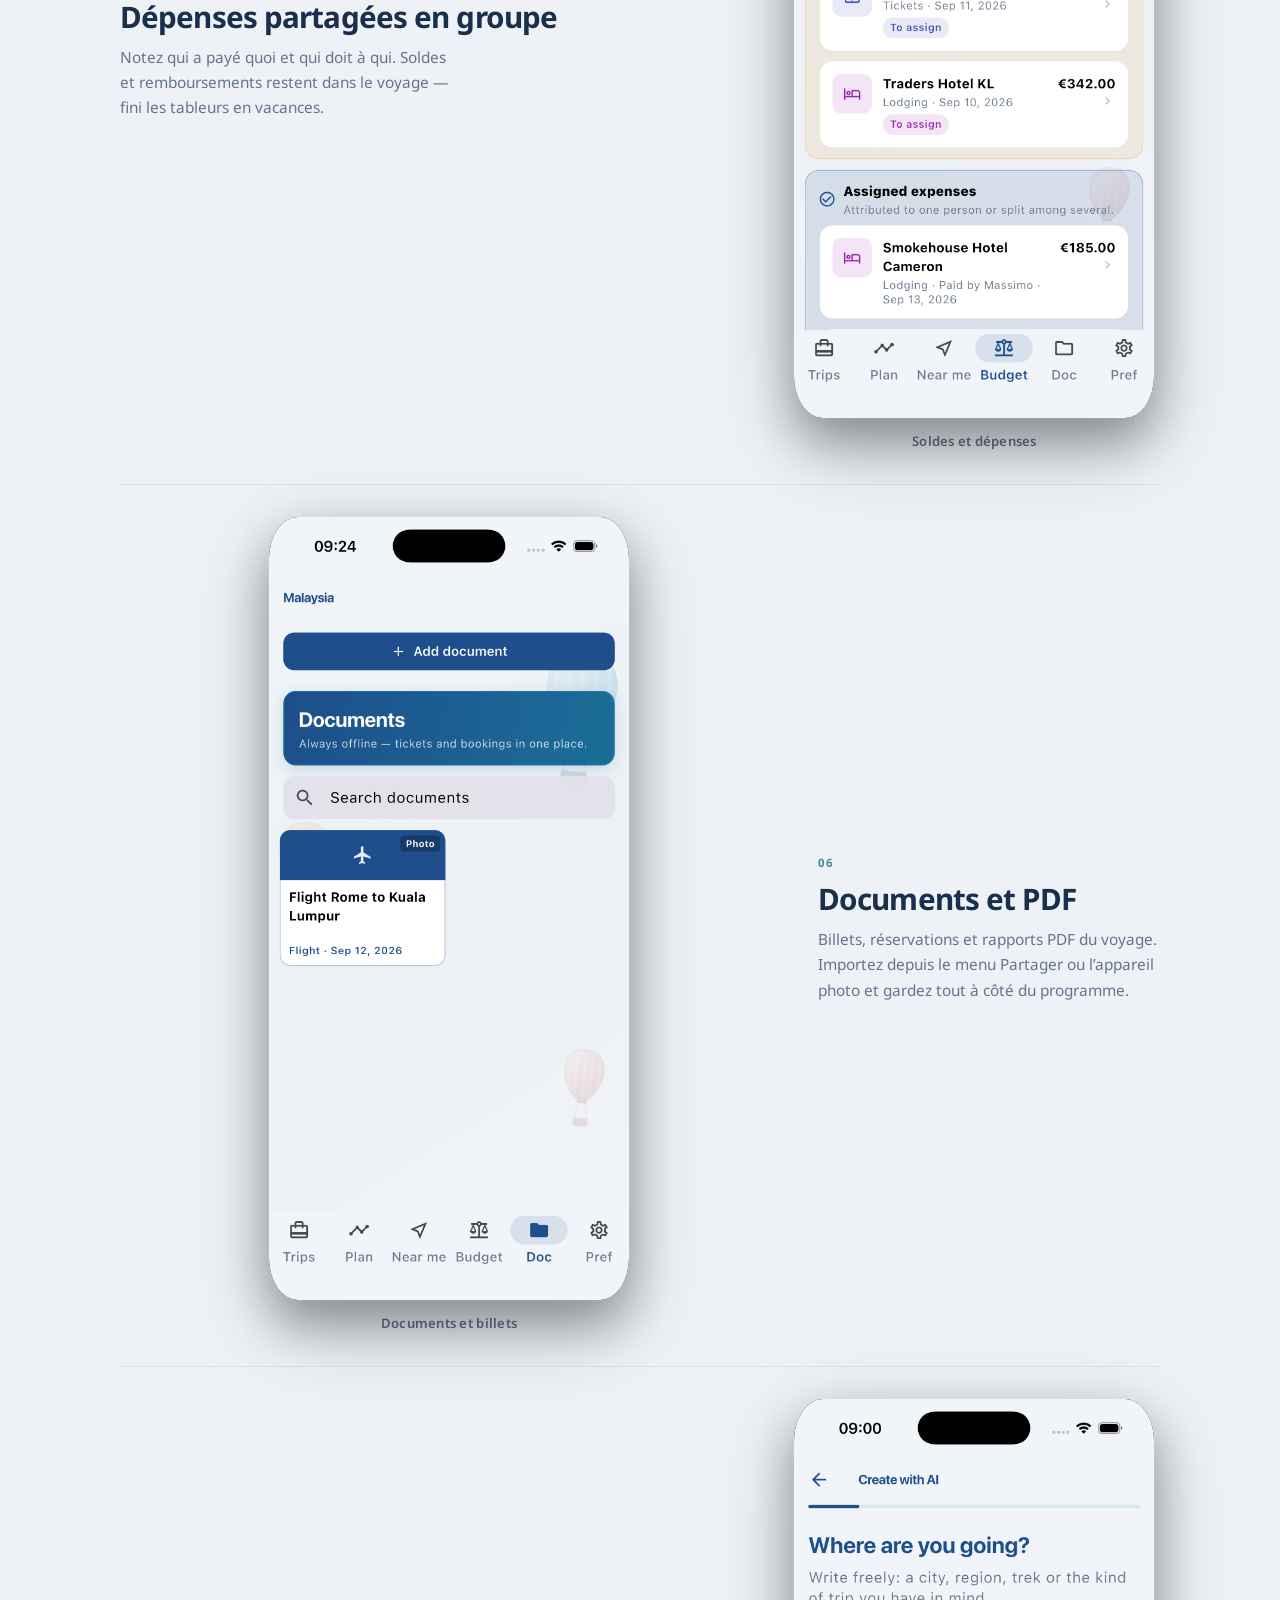
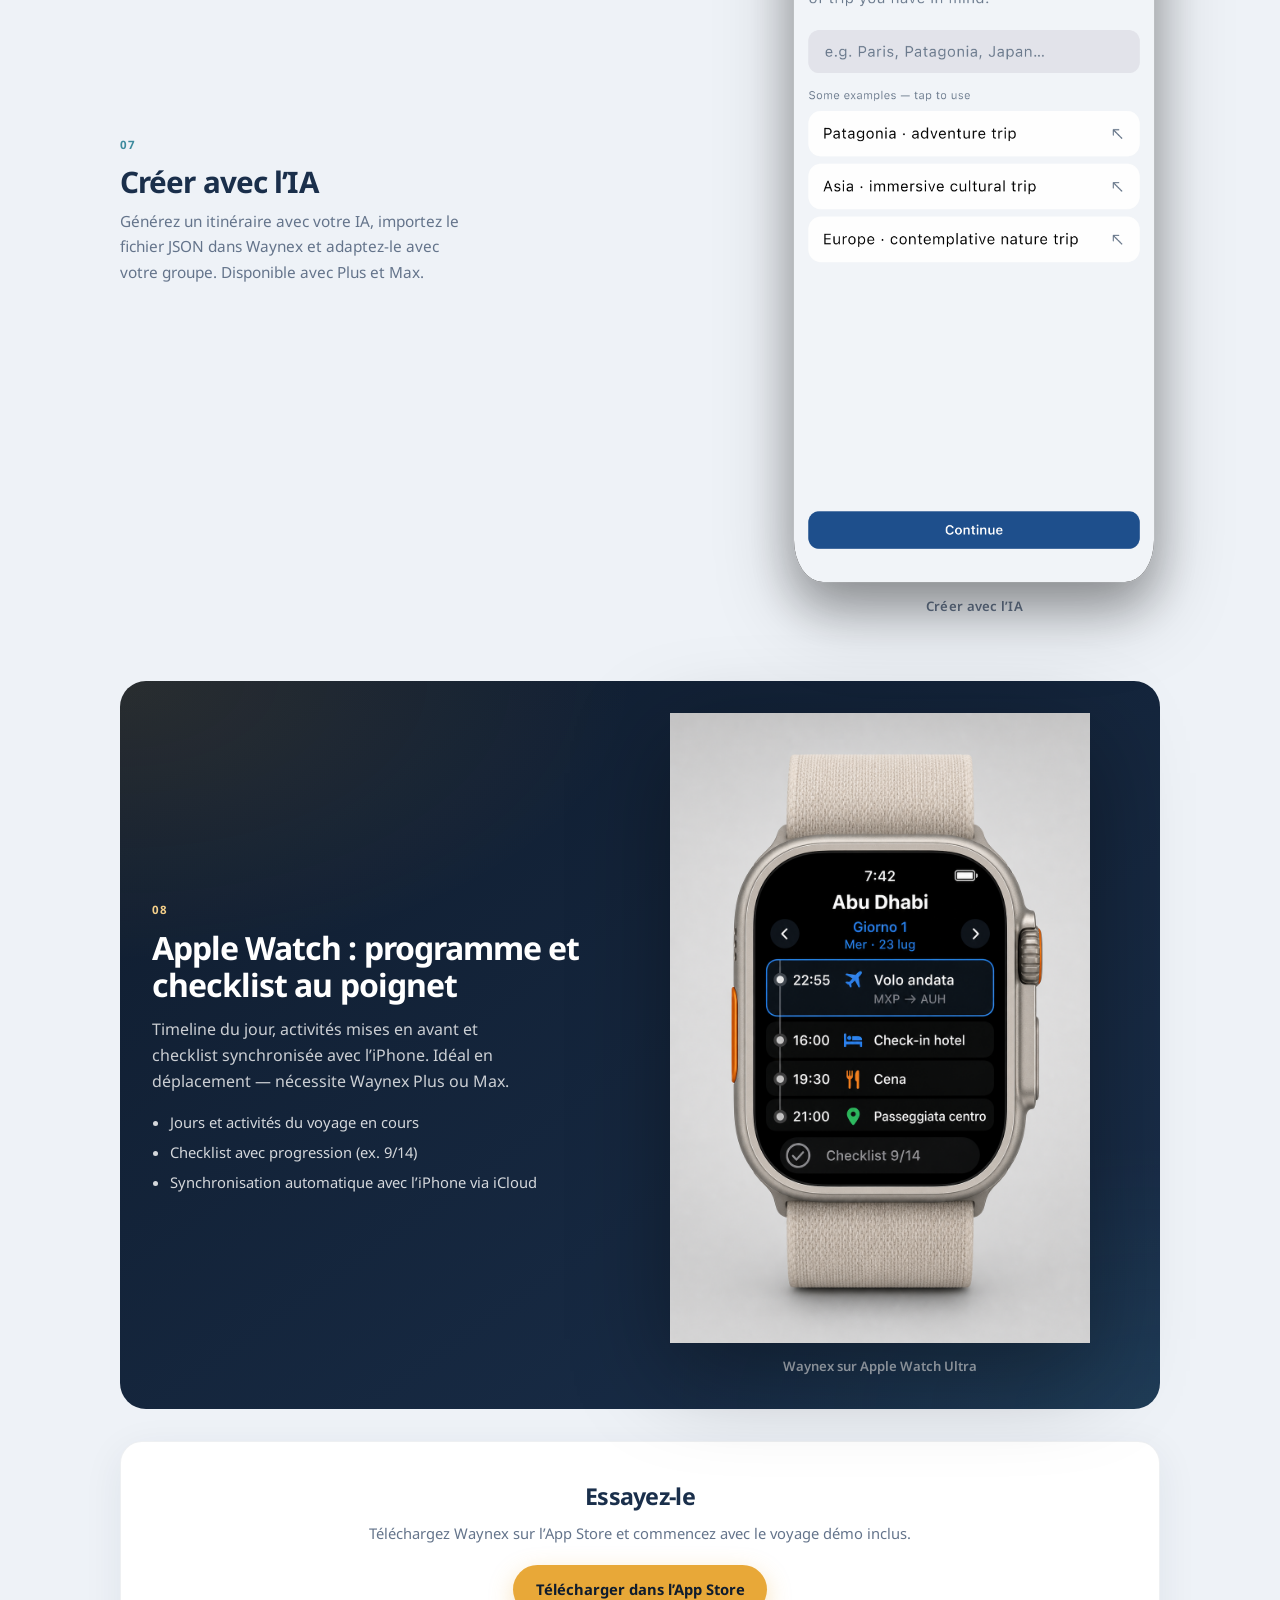
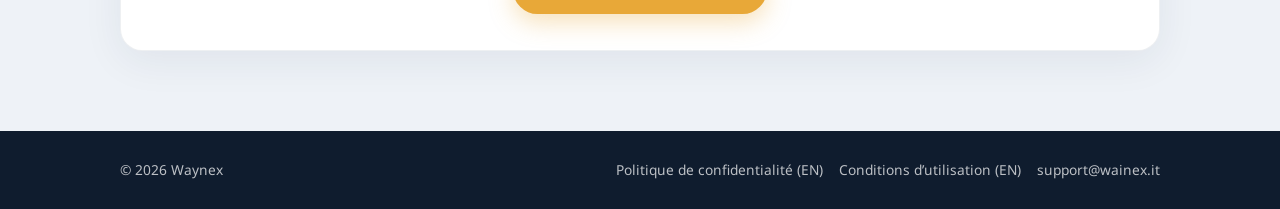
<file: fr/screenshots/index.html>
<!DOCTYPE html>
<html lang="fr">
<head>
  <meta charset="UTF-8">
  <meta name="viewport" content="width=device-width, initial-scale=1">
  <meta name="description" content="Captures Waynex : planner de voyage avec itinéraires, carte, dépenses de groupe et documents — même hors ligne. Apple Watch avec Plus ou Max.">
  <title>Captures — Waynex planner de voyage</title>
  <link rel="canonical" href="https://wainex.it/fr/screenshots/">
  <link rel="alternate" hreflang="it" href="https://wainex.it/screenshots/">
  <link rel="alternate" hreflang="en" href="https://wainex.it/en/screenshots/">
  <link rel="alternate" hreflang="fr" href="https://wainex.it/fr/screenshots/">
  <link rel="alternate" hreflang="de" href="https://wainex.it/de/screenshots/">
  <link rel="alternate" hreflang="x-default" href="https://wainex.it/screenshots/">
  <link rel="icon" href="/assets/app-icon.png" type="image/png">
  <link rel="apple-touch-icon" href="/assets/app-icon.png">
  <link rel="preconnect" href="https://fonts.googleapis.com">
  <link rel="preconnect" href="https://fonts.gstatic.com" crossorigin>
  <link href="https://fonts.googleapis.com/css2?family=Noto+Sans:wght@400;600;700&display=swap" rel="stylesheet">
  <link rel="stylesheet" href="/styles.css?v=11">
  <script defer src="/site.js?v=15"></script>
</head>
<body class="screenshots-page">
  <header class="site-header">
    <div class="header-inner">
      <a class="brand" data-link="home" href="/fr/">
        <span class="brand-mark" aria-hidden="true">
          <img src="/assets/app-icon.png" alt="" width="36" height="36">
        </span>
        Waynex
      </a>
      <div class="header-right">
        <nav class="nav-links" aria-label="Main">
          <a data-link="screenshots" href="/fr/screenshots/" data-i18n="navScreenshots" class="active">App</a>
          <a data-link="privacy" href="/en/privacy/" data-i18n="navPrivacy">Confidentialité</a>
          <a data-link="terms" href="/en/terms/" data-i18n="navTerms">Conditions</a>
          <a href="mailto:support@wainex.it" data-i18n="navContact">Contact</a>
        </nav>
        <div class="lang-switch" aria-label="Language">
          <a href="/screenshots/" data-lang-btn="it">IT</a>
          <a href="/en/screenshots/" data-lang-btn="en">EN</a>
          <a href="/fr/screenshots/" data-lang-btn="fr" class="active">FR</a>
          <a href="/de/screenshots/" data-lang-btn="de">DE</a>
        </div>
      </div>
    </div>
  </header>

  <section class="shots-hero">
    <div class="shots-hero-inner">
      <p class="shots-kicker" data-i18n="shotsKicker">Aperçu de l’app</p>
      <h1 data-i18n="shotsTitle">Waynex sur iPhone et Apple Watch</h1>
      <p class="shots-lead" data-i18n="shotsLead">Vraies captures de l’app — voyages, timeline, dépenses partagées et programme au poignet.</p>
      <nav class="shots-jump" aria-label="Sections">
        <a href="#trips" data-i18n="shotNavTrips">Voyages</a>
        <a href="#plan" data-i18n="shotNavPlan">Planification</a>
        <a href="#map" data-i18n="shotNavMap">Carte</a>
        <a href="#sharing" data-i18n="shotNavSharing">Groupe</a>
        <a href="#budget" data-i18n="shotNavBudget">Dépenses</a>
        <a href="#documents" data-i18n="shotNavDocuments">Documents</a>
        <a href="#ai" data-i18n="shotNavAi">IA</a>
        <a href="#watch" data-i18n="shotNavWatch">Apple Watch</a>
      </nav>
      <div class="shots-fan" aria-hidden="true">
        <div class="phone phone--left phone--hires">
          <div class="phone-bezel"><div class="phone-screen"><img src="/assets/screenshots/01-trips-1206.png?v=5" alt="" width="1206" height="2622" loading="eager" decoding="async"></div></div>
        </div>
        <div class="phone phone--center phone--hires">
          <div class="phone-bezel"><div class="phone-screen"><img src="/assets/screenshots/02-plan-1206.png?v=4" alt="" width="1206" height="2622" loading="eager" decoding="async"></div></div>
        </div>
        <div class="phone phone--right phone--hires">
          <div class="phone-bezel"><div class="phone-screen"><img src="/assets/screenshots/08-plan-map-1206.png?v=8" alt="" width="1206" height="2622" loading="eager" decoding="async"></div></div>
        </div>
      </div>
    </div>
  </section>

  <main class="shots-main">
    <article class="shot-row" id="trips">
      <div class="shot-copy">
        <span class="shot-num">01</span>
        <h2 data-i18n="shot1Title">Tous vos voyages au même endroit</h2>
        <p data-i18n="shot1Body">Créez un voyage à la main ou avec l’IA. Dates, progression et destination en un coup d’œil — avec un voyage démo pour essayer tout de suite.</p>
      </div>
      <figure class="shot-device">
        <div class="phone phone--xlarge phone--hires">
          <div class="phone-bezel"><div class="phone-screen"><img src="/assets/screenshots/01-trips-1206.png?v=5" alt="Liste des voyages Waynex" width="1206" height="2622" data-i18n-alt="shot1Alt" loading="lazy" decoding="async"></div></div>
        </div>
        <figcaption data-i18n="shot1Caption">Liste des voyages</figcaption>
      </figure>
    </article>

    <article class="shot-row shot-row--reverse" id="plan">
      <div class="shot-copy">
        <span class="shot-num">02</span>
        <h2 data-i18n="shot2Title">Planifiez jour par jour</h2>
        <p data-i18n="shot2Body">Timeline avec lieux, réservations et activités. Parcourez les jours du voyage, ouvrez la carte et restez organisé avant et pendant le voyage.</p>
      </div>
      <figure class="shot-device">
        <div class="phone phone--xlarge phone--hires">
          <div class="phone-bezel"><div class="phone-screen"><img src="/assets/screenshots/02-plan-1206.png?v=4" alt="Timeline du voyage Waynex" width="1206" height="2622" data-i18n-alt="shot2Alt" loading="lazy" decoding="async"></div></div>
        </div>
        <figcaption data-i18n="shot2Caption">Timeline du voyage</figcaption>
      </figure>
    </article>

    <article class="shot-row" id="map">
      <div class="shot-copy">
        <span class="shot-num">03</span>
        <h2 data-i18n="shotMapTitle">Carte et trajets du jour</h2>
        <p data-i18n="shotMapBody">Le parcours du jour sur la carte, avec étapes numérotées et timeline en dessous. Faites défiler les activités, la carte suit le voyage.</p>
      </div>
      <figure class="shot-device">
        <div class="phone phone--xlarge phone--hires">
          <div class="phone-bezel"><div class="phone-screen"><img src="/assets/screenshots/08-plan-map-1206.png?v=8" alt="Carte du jour et timeline Waynex" width="1206" height="2622" data-i18n-alt="shotMapAlt" loading="lazy" decoding="async"></div></div>
        </div>
        <figcaption data-i18n="shotMapCaption">Carte et itinéraire</figcaption>
      </figure>
    </article>

    <article class="shot-row shot-row--reverse" id="sharing">
      <div class="shot-copy">
        <span class="shot-num">04</span>
        <h2 data-i18n="shot3Title">Voyagez en groupe</h2>
        <p data-i18n="shot3Body">Partagez le voyage via iCloud : jusqu’à 4 invités avec Plus (2 éditeurs) ou jusqu’à 9 avec Max. Tout le monde voit le même programme, mis à jour en temps réel.</p>
      </div>
      <figure class="shot-device">
        <div class="phone phone--xlarge phone--hires">
          <div class="phone-bezel"><div class="phone-screen"><img src="/assets/screenshots/05-sharing-1206.png" alt="Partage du voyage Waynex" width="1206" height="2622" data-i18n-alt="shot3Alt" loading="lazy" decoding="async"></div></div>
        </div>
        <figcaption data-i18n="shot3Caption">Partage du voyage</figcaption>
      </figure>
    </article>

    <article class="shot-row" id="budget">
      <div class="shot-copy">
        <span class="shot-num">05</span>
        <h2 data-i18n="shot4Title">Dépenses partagées en groupe</h2>
        <p data-i18n="shot4Body">Notez qui a payé quoi et qui doit à qui. Soldes et remboursements restent dans le voyage — fini les tableurs en vacances.</p>
      </div>
      <figure class="shot-device">
        <div class="phone phone--xlarge phone--hires">
          <div class="phone-bezel"><div class="phone-screen"><img src="/assets/screenshots/03-budget-1206.png?v=4" alt="Dépenses de groupe Waynex" width="1206" height="2622" data-i18n-alt="shot4Alt" loading="lazy" decoding="async"></div></div>
        </div>
        <figcaption data-i18n="shot4Caption">Soldes et dépenses</figcaption>
      </figure>
    </article>

    <article class="shot-row shot-row--reverse" id="documents">
      <div class="shot-copy">
        <span class="shot-num">06</span>
        <h2 data-i18n="shot5Title">Documents et PDF</h2>
        <p data-i18n="shot5Body">Billets, réservations et rapports PDF du voyage. Importez depuis le menu Partager ou l’appareil photo et gardez tout à côté du programme.</p>
      </div>
      <figure class="shot-device">
        <div class="phone phone--xlarge phone--hires">
          <div class="phone-bezel"><div class="phone-screen"><img src="/assets/screenshots/06-documents-1206.png?v=5" alt="Documents et programme Waynex" width="1206" height="2622" data-i18n-alt="shot5Alt" loading="lazy" decoding="async"></div></div>
        </div>
        <figcaption data-i18n="shot5Caption">Documents et billets</figcaption>
      </figure>
    </article>

    <article class="shot-row" id="ai">
      <div class="shot-copy">
        <span class="shot-num">07</span>
        <h2 data-i18n="shot6Title">Créer avec l’IA</h2>
        <p data-i18n="shot6Body">Générez un itinéraire avec votre IA, importez le fichier JSON dans Waynex et adaptez-le avec votre groupe. Disponible avec Plus et Max.</p>
      </div>
      <figure class="shot-device">
        <div class="phone phone--xlarge phone--hires">
          <div class="phone-bezel"><div class="phone-screen"><img src="/assets/screenshots/04-ai-1206.png?v=4" alt="Création de voyage avec l’IA Waynex" width="1206" height="2622" data-i18n-alt="shot6Alt" loading="lazy" decoding="async"></div></div>
        </div>
        <figcaption data-i18n="shot6Caption">Créer avec l’IA</figcaption>
      </figure>
    </article>

    <section class="watch-showcase" id="watch">
      <div class="watch-showcase-copy">
        <span class="shot-num">08</span>
        <h2 data-i18n="watchTitle">Apple Watch : programme et checklist au poignet</h2>
        <p data-i18n="watchBody">Timeline du jour, activités mises en avant et checklist synchronisée avec l’iPhone. Idéal en déplacement — nécessite Waynex Plus ou Max.</p>
        <ul class="watch-points">
          <li data-i18n="watchPoint1">Jours et activités du voyage en cours</li>
          <li data-i18n="watchPoint2">Checklist avec progression (ex. 9/14)</li>
          <li data-i18n="watchPoint3">Synchronisation automatique avec l’iPhone via iCloud</li>
        </ul>
      </div>
      <figure class="watch-showcase-visual">
        <img
          src="/assets/screenshots/07-watch-ultra.png"
          alt="Waynex sur Apple Watch Ultra — timeline Abu Dhabi"
          data-i18n-alt="watchAlt"
          loading="lazy"
          decoding="async"
          width="1024"
          height="1536"
        >
        <figcaption data-i18n="watchCaption">Waynex sur Apple Watch Ultra</figcaption>
      </figure>
    </section>

    <section class="shots-cta">
      <h2 data-i18n="shotsCtaTitle">Essayez-le</h2>
      <p data-i18n="shotsCtaBody">Téléchargez Waynex sur l’App Store et commencez avec le voyage démo inclus.</p>
      <a class="hero-cta" href="#" data-app-store rel="noopener noreferrer" data-i18n="heroCta">Télécharger dans l’App Store</a>
    </section>
  </main>

  <footer class="site-footer">
    <div class="footer-inner">
      <span>© 2026 Waynex</span>
      <nav class="footer-links" aria-label="Legal">
        <a data-link="privacy" href="/en/privacy/" data-i18n="footerPrivacy">Politique de confidentialité (EN)</a>
        <a data-link="terms" href="/en/terms/" data-i18n="footerTerms">Conditions d’utilisation (EN)</a>
        <a href="mailto:support@wainex.it">support@wainex.it</a>
      </nav>
    </div>
  </footer>
</body>
</html>
</file>
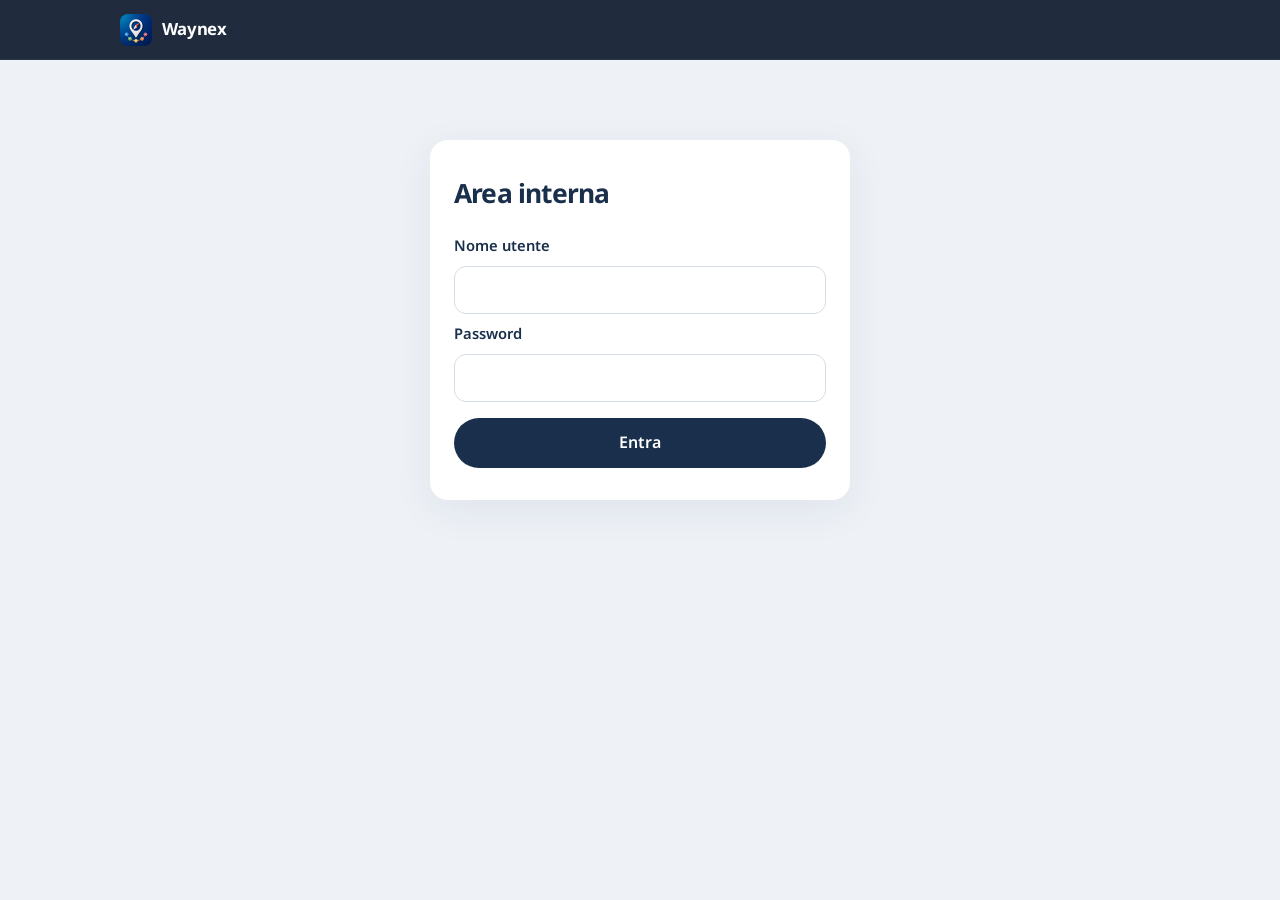
<file: interno/costi/index.html>
<!DOCTYPE html>
<html lang="it">
<head>
  <meta charset="UTF-8">
  <meta http-equiv="refresh" content="0;url=/simulatore/">
  <link rel="canonical" href="/simulatore/">
  <meta name="robots" content="noindex, nofollow">
  <title>Waynex</title>
  <script>location.replace("/simulatore/");</script>
</head>
<body>
  <p><a href="/simulatore/">Apri il simulatore</a></p>
</body>
</html>
</file>
<file: styles.css>
:root {
  --deep-blue: #1a2f4b;
  --deep-blue-dark: #0f1c2e;
  --sea: #3d8b9e;
  --sea-light: #5aa8ba;
  --warm: #e8a838;
  --warm-soft: #f5d08a;
  --surface: #eef2f7;
  --card: #ffffff;
  --text: #1a2f4b;
  --text-muted: #64748b;
  --radius: 18px;
  --shadow: 0 10px 40px rgba(26, 47, 75, 0.07);
  --max-width: 1040px;
}

*,
*::before,
*::after {
  box-sizing: border-box;
}

html {
  scroll-behavior: smooth;
}

body {
  margin: 0;
  font-family: "Noto Sans", system-ui, -apple-system, sans-serif;
  color: var(--text);
  background: var(--surface);
  line-height: 1.6;
  -webkit-font-smoothing: antialiased;
}

a {
  color: var(--sea);
  text-decoration: none;
}

a:hover {
  color: var(--deep-blue);
  text-decoration: underline;
}

.site-header {
  background: rgba(15, 28, 46, 0.92);
  backdrop-filter: blur(12px);
  -webkit-backdrop-filter: blur(12px);
  color: #fff;
  padding: 0.85rem 1.25rem;
  position: sticky;
  top: 0;
  z-index: 20;
  border-bottom: 1px solid rgba(255, 255, 255, 0.06);
}

.header-inner {
  max-width: var(--max-width);
  margin: 0 auto;
  display: flex;
  align-items: center;
  justify-content: space-between;
  gap: 1rem;
}

.header-right {
  display: flex;
  align-items: center;
  gap: 0.85rem;
}

.brand {
  display: inline-flex;
  align-items: center;
  gap: 0.6rem;
  color: #fff;
  font-weight: 700;
  font-size: 1.05rem;
  letter-spacing: -0.02em;
}

.brand:hover {
  text-decoration: none;
  color: var(--warm-soft);
}

.brand-mark {
  width: 32px;
  height: 32px;
  border-radius: 8px;
  overflow: hidden;
  flex-shrink: 0;
  line-height: 0;
}

.brand-mark img {
  width: 100%;
  height: 100%;
  display: block;
  object-fit: cover;
}

.nav-links {
  display: flex;
  gap: 1rem;
  font-size: 0.9rem;
}

.nav-links a {
  color: rgba(255, 255, 255, 0.82);
}

.nav-links a:hover,
.nav-links a.active {
  color: #fff;
  text-decoration: none;
}

.lang-switch {
  display: inline-flex;
  border: 1px solid rgba(255, 255, 255, 0.22);
  border-radius: 999px;
  overflow: hidden;
  font-size: 0.75rem;
  font-weight: 700;
  letter-spacing: 0.02em;
}

.lang-switch a {
  padding: 0.3rem 0.7rem;
  color: rgba(255, 255, 255, 0.72);
  text-decoration: none;
}

.lang-switch a.active {
  background: rgba(255, 255, 255, 0.16);
  color: #fff;
}

.lang-switch a:hover {
  text-decoration: none;
  color: #fff;
}

.hero {
  position: relative;
  background:
    radial-gradient(ellipse 90% 70% at 50% -20%, rgba(61, 139, 158, 0.45), transparent 55%),
    radial-gradient(ellipse 60% 40% at 80% 20%, rgba(232, 168, 56, 0.12), transparent),
    linear-gradient(165deg, var(--deep-blue-dark) 0%, #152238 45%, var(--deep-blue) 100%);
  color: #fff;
  padding: 2.5rem 1.25rem 0;
  overflow: hidden;
}

.hero-inner {
  max-width: 640px;
  margin: 0 auto;
}

.hero-stack {
  display: flex;
  flex-direction: column;
  align-items: center;
  text-align: center;
  padding-bottom: 3.5rem;
}

.hero-icon-wrap {
  display: flex;
  align-items: center;
  justify-content: center;
  width: 108px;
  height: 108px;
  margin: 0 auto 1.25rem;
  border-radius: 24px;
  background: rgba(255, 255, 255, 0.06);
  border: 1px solid rgba(255, 255, 255, 0.12);
  box-shadow:
    0 20px 50px rgba(0, 0, 0, 0.35),
    inset 0 1px 0 rgba(255, 255, 255, 0.15);
}

.hero-icon {
  width: 88px;
  height: 88px;
  border-radius: 19px;
  display: block;
  object-fit: cover;
  object-position: center center;
}

.hero-badge {
  display: inline-block;
  padding: 0.35rem 0.9rem;
  border-radius: 999px;
  background: rgba(232, 168, 56, 0.14);
  color: var(--warm-soft);
  font-size: 0.72rem;
  font-weight: 700;
  letter-spacing: 0.08em;
  text-transform: uppercase;
  margin-bottom: 1rem;
  border: 1px solid rgba(232, 168, 56, 0.28);
}

.hero h1 {
  font-size: clamp(1.85rem, 5vw, 2.75rem);
  font-weight: 700;
  line-height: 1.12;
  margin: 0 0 1rem;
  letter-spacing: -0.035em;
  text-wrap: balance;
  max-width: 18ch;
}

.hero p.lead {
  font-size: clamp(1rem, 2.2vw, 1.125rem);
  color: rgba(255, 255, 255, 0.78);
  margin: 0 0 1.75rem;
  max-width: 42ch;
  line-height: 1.65;
}

.hero-cta {
  display: inline-flex;
  align-items: center;
  justify-content: center;
  padding: 0.8rem 1.4rem;
  border-radius: 999px;
  background: var(--warm);
  color: var(--deep-blue-dark);
  font-weight: 700;
  font-size: 0.92rem;
  box-shadow: 0 8px 24px rgba(232, 168, 56, 0.35);
  transition: transform 0.15s ease, box-shadow 0.15s ease;
}

.hero-cta:hover {
  transform: translateY(-1px);
  box-shadow: 0 12px 28px rgba(232, 168, 56, 0.42);
  text-decoration: none;
  color: var(--deep-blue-dark);
}

.hero-curve {
  display: block;
  height: 48px;
  margin-top: -1px;
  background: var(--surface);
  border-radius: 50% 50% 0 0 / 100% 100% 0 0;
  transform: scaleX(1.15);
}

main {
  max-width: var(--max-width);
  margin: 0 auto;
  padding: 0 1.25rem 4rem;
}

.features {
  display: grid;
  grid-template-columns: repeat(3, minmax(0, 1fr));
  gap: 1rem;
  margin-top: -0.5rem;
  position: relative;
  z-index: 2;
}

.feature-card {
  background: var(--card);
  border-radius: var(--radius);
  padding: 1.35rem 1.25rem;
  box-shadow: var(--shadow);
  border: 1px solid rgba(26, 47, 75, 0.05);
  transition: transform 0.15s ease, box-shadow 0.15s ease;
}

.feature-card-link {
  display: block;
  color: inherit;
  text-decoration: none;
}

.feature-card-link:hover {
  transform: translateY(-3px);
  box-shadow: 0 16px 48px rgba(26, 47, 75, 0.12);
  text-decoration: none;
  color: inherit;
}

.feature-card-link--watch {
  border-color: rgba(61, 139, 158, 0.22);
  background:
    radial-gradient(ellipse 120% 80% at 100% 0%, rgba(61, 139, 158, 0.1), transparent 55%),
    var(--card);
}

.feature-link-hint {
  display: inline-block;
  margin-top: 0.85rem;
  font-size: 0.78rem;
  font-weight: 700;
  color: var(--sea);
  letter-spacing: 0.01em;
}

.feature-card-link--watch .feature-link-hint {
  color: var(--warm);
}

.feature-icon {
  width: 40px;
  height: 40px;
  border-radius: 11px;
  background: linear-gradient(145deg, rgba(61, 139, 158, 0.18), rgba(61, 139, 158, 0.06));
  display: grid;
  place-items: center;
  font-size: 1.2rem;
  margin-bottom: 0.75rem;
}

.feature-card h3 {
  margin: 0 0 0.35rem;
  font-size: 1rem;
  font-weight: 700;
  color: var(--deep-blue);
  letter-spacing: -0.02em;
}

.feature-card p {
  margin: 0;
  font-size: 0.88rem;
  color: var(--text-muted);
  line-height: 1.55;
}

.section {
  margin-top: 3.75rem;
}

.section-header {
  text-align: center;
  max-width: 520px;
  margin: 0 auto 1.5rem;
}

.section h2 {
  font-size: 1.65rem;
  color: var(--deep-blue);
  margin: 0 0 0.4rem;
  letter-spacing: -0.03em;
}

.section-note {
  color: var(--text-muted);
  font-size: 0.88rem;
  margin: 0;
  line-height: 1.5;
}

.plans {
  display: grid;
  grid-template-columns: repeat(3, minmax(0, 1fr));
  gap: 1rem;
  align-items: stretch;
}

.plan-card {
  background: var(--card);
  border-radius: var(--radius);
  padding: 1.35rem 1.25rem 1.25rem;
  border: 1px solid rgba(26, 47, 75, 0.07);
  box-shadow: var(--shadow);
  display: flex;
  flex-direction: column;
}

.plan-card.highlight {
  border-color: var(--sea);
  box-shadow: 0 0 0 1px rgba(61, 139, 158, 0.35), var(--shadow);
  position: relative;
  padding-top: 1.65rem;
}

.plan-tag {
  position: absolute;
  top: -0.6rem;
  left: 50%;
  transform: translateX(-50%);
  background: var(--sea);
  color: #fff;
  font-size: 0.68rem;
  font-weight: 700;
  letter-spacing: 0.04em;
  text-transform: uppercase;
  padding: 0.2rem 0.65rem;
  border-radius: 999px;
  white-space: nowrap;
}

.plan-card.highlight::before {
  content: none;
}

.plan-card h3 {
  margin: 0 0 0.15rem;
  font-size: 1.05rem;
  font-weight: 700;
  color: var(--deep-blue);
}

.plan-price {
  font-size: 1.5rem;
  font-weight: 700;
  color: var(--sea);
  margin: 0 0 0.85rem;
  letter-spacing: -0.02em;
}

.plan-card ul {
  margin: 0;
  padding-left: 1rem;
  font-size: 0.86rem;
  color: var(--text-muted);
  flex: 1;
}

.plan-card li + li {
  margin-top: 0.4rem;
}

.plans-cta-wrap {
  margin: 1.5rem 0 0;
  text-align: center;
}

.plans-cta {
  display: inline-flex;
  align-items: center;
  justify-content: center;
  padding: 0.75rem 1.35rem;
  border-radius: 999px;
  background: var(--deep-blue);
  color: #fff;
  font-weight: 700;
  font-size: 0.9rem;
  box-shadow: 0 8px 24px rgba(26, 47, 75, 0.18);
  transition: transform 0.15s ease, box-shadow 0.15s ease;
}

.plans-cta:hover {
  transform: translateY(-1px);
  box-shadow: 0 12px 28px rgba(26, 47, 75, 0.24);
  text-decoration: none;
  color: #fff;
}

.section-screenshots-teaser {
  margin-top: 3.25rem;
}

.section-infographics {
  margin-top: 3.5rem;
}

.infographic-pair {
  display: grid;
  grid-template-columns: repeat(2, minmax(0, 1fr));
  gap: 1.5rem;
  align-items: start;
}

.infographic-card {
  margin: 0;
  border-radius: calc(var(--radius) + 4px);
  overflow: hidden;
  background: var(--card);
  box-shadow:
    0 18px 50px rgba(15, 28, 46, 0.14),
    0 0 0 1px rgba(26, 47, 75, 0.06);
  transition: transform 0.25s ease, box-shadow 0.25s ease;
}

.infographic-card:hover {
  transform: translateY(-4px);
  box-shadow:
    0 26px 60px rgba(15, 28, 46, 0.18),
    0 0 0 1px rgba(61, 139, 158, 0.18);
}

.infographic-card img {
  display: block;
  width: 100%;
  height: auto;
}

.teaser-card {
  display: grid;
  grid-template-columns: 1.1fr 0.9fr;
  gap: 2rem;
  align-items: center;
  background:
    radial-gradient(ellipse 80% 80% at 100% 50%, rgba(61, 139, 158, 0.12), transparent 60%),
    linear-gradient(135deg, var(--deep-blue-dark) 0%, var(--deep-blue) 100%);
  border-radius: calc(var(--radius) + 6px);
  padding: 2rem 2rem 2rem 2.25rem;
  color: #fff;
  overflow: hidden;
  box-shadow: 0 24px 60px rgba(15, 28, 46, 0.28);
}

.teaser-copy h2 {
  margin: 0 0 0.5rem;
  color: #fff;
  font-size: clamp(1.35rem, 3vw, 1.75rem);
  letter-spacing: -0.03em;
}

.teaser-copy p {
  margin: 0 0 1.1rem;
  color: rgba(255, 255, 255, 0.78);
  font-size: 0.95rem;
  max-width: 36ch;
  line-height: 1.6;
}

.teaser-link {
  display: inline-flex;
  font-weight: 700;
  color: var(--warm-soft);
  font-size: 0.92rem;
}

.teaser-link:hover {
  color: #fff;
  text-decoration: none;
}

.teaser-phone {
  display: flex;
  justify-content: center;
  align-items: flex-end;
  min-height: 200px;
}

/* ── iPhone Pro frame (screenshots already include status bar + Dynamic Island) ── */
.phone {
  --phone-width: 160px;
  --phone-bezel: max(8px, calc(var(--phone-width) * 0.034));
  --phone-outer-r: calc(var(--phone-width) * 0.145 + var(--phone-bezel));
  --phone-inner-r: calc(var(--phone-width) * 0.118);
  position: relative;
  width: var(--phone-width);
  max-width: var(--phone-width);
  flex: 0 0 var(--phone-width);
  filter: drop-shadow(0 22px 44px rgba(0, 0, 0, 0.34));
}

/* Side buttons */
.phone::before,
.phone::after {
  content: "";
  position: absolute;
  z-index: 4;
  border-radius: 2px;
  background: linear-gradient(180deg, #4a4a50 0%, #222226 45%, #151518 100%);
  box-shadow:
    inset 0 1px 0 rgba(255, 255, 255, 0.14),
    0 0 0 0.5px rgba(0, 0, 0, 0.55);
}

.phone::before {
  left: calc(var(--phone-bezel) * -0.55);
  top: 19%;
  width: max(2px, calc(var(--phone-width) * 0.006));
  height: calc(var(--phone-width) * 0.085);
  box-shadow:
    inset 0 1px 0 rgba(255, 255, 255, 0.14),
    0 0 0 0.5px rgba(0, 0, 0, 0.55),
    0 calc(var(--phone-width) * 0.105) 0 0 #2a2a30,
    0 calc(var(--phone-width) * 0.105) 0 0.5px rgba(0, 0, 0, 0.55);
}

.phone::after {
  right: calc(var(--phone-bezel) * -0.55);
  top: 24%;
  width: max(2px, calc(var(--phone-width) * 0.006));
  height: calc(var(--phone-width) * 0.11);
}

.phone--teaser {
  --phone-width: 168px;
  transform: translateY(20px);
}

.phone--teaser-lg {
  --phone-width: 196px;
}

.phone--teaser-lg.phone--hires {
  --phone-width: 220px;
}

.phone--large {
  --phone-width: 220px;
}

.phone--xlarge {
  --phone-width: min(360px, 88vw);
}

/* Native iPhone screenshots at 1206×2622 — no CSS bezel, retina-sharp */
.phone--hires {
  --phone-width: min(360px, 88vw);
  filter: drop-shadow(0 20px 36px rgba(0, 0, 0, 0.24));
}

.phone--hires::before,
.phone--hires::after {
  display: none;
}

.phone--hires .phone-bezel {
  padding: 0;
  background: transparent;
  box-shadow: none;
}

.phone--hires .phone-screen {
  border-radius: clamp(28px, 8%, 42px);
  aspect-ratio: 1206 / 2622;
  box-shadow:
    0 0 0 1px rgba(255, 255, 255, 0.08),
    0 24px 48px rgba(0, 0, 0, 0.28);
}

.phone--hires .phone-screen img {
  object-fit: cover;
  object-position: top center;
}

.shots-fan .phone--hires {
  --phone-width: 168px;
}

.shots-fan .phone--hires.phone--center {
  --phone-width: 200px;
}

.phone-bezel {
  position: relative;
  width: 100%;
  padding: var(--phone-bezel);
  border-radius: var(--phone-outer-r);
  background:
    linear-gradient(165deg, rgba(255, 255, 255, 0.12) 0%, transparent 38%),
    linear-gradient(145deg, #48484f 0%, #1b1b1f 38%, #09090b 72%, #222228 100%);
  box-shadow:
    0 0 0 1px rgba(255, 255, 255, 0.1),
    0 0 0 1.5px rgba(0, 0, 0, 0.65),
    inset 0 1px 0 rgba(255, 255, 255, 0.2),
    inset 0 -1px 0 rgba(0, 0, 0, 0.45);
}

.phone-screen {
  width: 100%;
  border-radius: var(--phone-inner-r);
  overflow: hidden;
  background: #000;
  aspect-ratio: 1206 / 2622;
  line-height: 0;
  box-shadow:
    inset 0 0 0 1px rgba(0, 0, 0, 0.65),
    inset 0 0 0 2px rgba(255, 255, 255, 0.03);
}

.phone-screen img {
  width: 100%;
  height: 100%;
  max-width: 100%;
  display: block;
  object-fit: cover;
  object-position: top center;
}

/* Precomposed iPhone 16 Pro mockups: frame, controls and screen are one
   calibrated image, so no CSS approximation can distort the device. */
.phone--framed {
  --phone-bezel: 0px;
  --phone-outer-r: 0px;
  --phone-inner-r: 0px;
  filter: drop-shadow(0 20px 36px rgba(0, 0, 0, 0.24));
}

.phone--framed::before,
.phone--framed::after {
  display: none;
}

.phone--framed .phone-bezel,
.phone--framed .phone-screen {
  padding: 0;
  border-radius: 0;
  background: transparent;
  box-shadow: none;
}

.phone--framed .phone-screen {
  aspect-ratio: 1206 / 2495;
  overflow: visible;
}

.phone--framed .phone-screen img {
  object-fit: contain;
}

/* ── Screenshots page ── */
.screenshots-page {
  background: var(--surface);
}

.shots-hero {
  background:
    radial-gradient(ellipse 70% 55% at 50% -10%, rgba(61, 139, 158, 0.35), transparent),
    linear-gradient(165deg, var(--deep-blue-dark) 0%, #152238 50%, var(--deep-blue) 100%);
  color: #fff;
  padding: 3rem 1.25rem 0;
  overflow: hidden;
}

.shots-hero-inner {
  max-width: 960px;
  margin: 0 auto;
  text-align: center;
}

.shots-kicker {
  margin: 0 0 0.65rem;
  font-size: 0.72rem;
  font-weight: 700;
  letter-spacing: 0.1em;
  text-transform: uppercase;
  color: var(--warm-soft);
}

.shots-hero h1 {
  margin: 0 0 0.75rem;
  font-size: clamp(1.85rem, 5vw, 2.65rem);
  letter-spacing: -0.035em;
  line-height: 1.1;
}

.shots-lead {
  margin: 0 auto 1.75rem;
  max-width: 46ch;
  color: rgba(255, 255, 255, 0.78);
  font-size: 1.02rem;
  line-height: 1.65;
}

.shots-fan {
  display: flex;
  justify-content: center;
  align-items: flex-end;
  gap: 1rem;
  padding: 0 0.75rem 1.5rem;
  overflow: visible;
}

.shots-fan .phone {
  --phone-width: 150px;
}

.shots-fan .phone--left {
  transform: rotate(-6deg) translateY(12px);
  opacity: 0.88;
}

.shots-fan .phone--center {
  --phone-width: 190px;
  transform: translateY(-6px);
  z-index: 2;
}

.shots-fan .phone--right {
  transform: rotate(6deg) translateY(12px);
  opacity: 0.88;
}

.shots-jump {
  display: flex;
  flex-wrap: wrap;
  justify-content: center;
  gap: 0.45rem 0.55rem;
  margin: 0 0 1.5rem;
  max-width: 640px;
  margin-left: auto;
  margin-right: auto;
}

.shots-jump a {
  display: inline-flex;
  padding: 0.35rem 0.75rem;
  border-radius: 999px;
  background: rgba(255, 255, 255, 0.1);
  border: 1px solid rgba(255, 255, 255, 0.16);
  color: rgba(255, 255, 255, 0.9);
  font-size: 0.78rem;
  font-weight: 700;
  text-decoration: none;
}

.shots-jump a:hover {
  background: rgba(255, 255, 255, 0.16);
  color: #fff;
  text-decoration: none;
}

.shots-main {
  max-width: 1080px;
  margin: 0 auto;
  padding: 2.5rem 1.25rem 3rem;
}

.shot-row {
  display: grid;
  grid-template-columns: minmax(0, 1fr) auto;
  gap: 2.5rem;
  align-items: center;
  padding: 2rem 0;
  scroll-margin-top: 5rem;
}

.shot-row + .shot-row {
  border-top: 1px solid rgba(26, 47, 75, 0.08);
}

.watch-showcase {
  display: grid;
  grid-template-columns: minmax(0, 0.95fr) minmax(280px, 1.05fr);
  gap: 2rem;
  align-items: center;
  margin-top: 2rem;
  padding: 2rem;
  border-radius: calc(var(--radius) + 8px);
  background:
    radial-gradient(ellipse 90% 70% at 0% 0%, rgba(232, 168, 56, 0.12), transparent 55%),
    radial-gradient(ellipse 80% 60% at 100% 100%, rgba(61, 139, 158, 0.14), transparent 60%),
    linear-gradient(145deg, #0f1c2e 0%, #1a2f4b 100%);
  color: #fff;
  scroll-margin-top: 5rem;
}

.watch-showcase-copy h2 {
  margin: 0 0 0.75rem;
  font-size: clamp(1.45rem, 3.2vw, 2rem);
  letter-spacing: -0.03em;
  line-height: 1.15;
}

.watch-showcase-copy p {
  margin: 0 0 1rem;
  color: rgba(255, 255, 255, 0.78);
  line-height: 1.65;
  max-width: 42ch;
}

.watch-showcase .shot-num {
  color: var(--warm-soft);
}

.watch-points {
  margin: 0;
  padding-left: 1.1rem;
  color: rgba(255, 255, 255, 0.82);
  font-size: 0.92rem;
  line-height: 1.55;
}

.watch-points li + li {
  margin-top: 0.45rem;
}

.watch-showcase-visual {
  margin: 0;
  text-align: center;
}

.watch-showcase-visual img {
  width: min(100%, 420px);
  height: auto;
  display: block;
  margin: 0 auto;
  filter: drop-shadow(0 28px 48px rgba(0, 0, 0, 0.35));
}

.watch-showcase-visual figcaption {
  margin-top: 0.85rem;
  font-size: 0.82rem;
  font-weight: 600;
  color: rgba(255, 255, 255, 0.62);
}

.shot-row--reverse .shot-copy {
  order: 2;
}

.shot-row--reverse .shot-device {
  order: 1;
}

.shot-num {
  display: inline-block;
  margin-bottom: 0.65rem;
  font-size: 0.72rem;
  font-weight: 700;
  letter-spacing: 0.08em;
  color: var(--sea);
}

.shot-copy h2 {
  margin: 0 0 0.65rem;
  font-size: clamp(1.35rem, 3vw, 1.85rem);
  color: var(--deep-blue);
  letter-spacing: -0.03em;
  line-height: 1.15;
}

.shot-copy p {
  margin: 0;
  color: var(--text-muted);
  font-size: 0.96rem;
  line-height: 1.65;
  max-width: 38ch;
}

.shot-device {
  margin: 0;
  display: flex;
  flex-direction: column;
  align-items: center;
  gap: 0.85rem;
  padding: 0 0.35rem;
  overflow: visible;
}

.shot-device figcaption {
  font-size: 0.82rem;
  font-weight: 600;
  color: var(--text-muted);
  letter-spacing: 0.02em;
}

.shots-cta {
  margin-top: 2rem;
  padding: 2.25rem 1.5rem;
  text-align: center;
  background: var(--card);
  border-radius: calc(var(--radius) + 4px);
  border: 1px solid rgba(26, 47, 75, 0.07);
  box-shadow: var(--shadow);
}

.shots-cta h2 {
  margin: 0 0 0.4rem;
  font-size: 1.45rem;
  color: var(--deep-blue);
  letter-spacing: -0.03em;
}

.shots-cta p {
  margin: 0 0 1.25rem;
  color: var(--text-muted);
  font-size: 0.92rem;
}

.legal-page {
  max-width: 680px;
  margin: 0 auto;
  padding: 2rem 1.25rem 4rem;
}

.legal-page h1 {
  font-size: 1.75rem;
  color: var(--deep-blue);
  margin: 0 0 0.35rem;
  letter-spacing: -0.02em;
}

.legal-meta {
  color: var(--text-muted);
  font-size: 0.86rem;
  margin-bottom: 1.75rem;
}

.legal-page h2 {
  font-size: 1.1rem;
  color: var(--deep-blue);
  margin: 1.75rem 0 0.5rem;
}

.legal-page p,
.legal-page li {
  font-size: 0.94rem;
  color: #334155;
}

.legal-page ul {
  padding-left: 1.2rem;
}

.contact-box {
  margin-top: 2rem;
  padding: 1.15rem 1.25rem;
  background: var(--card);
  border-radius: var(--radius);
  border: 1px solid rgba(26, 47, 75, 0.07);
}

.site-footer {
  background: var(--deep-blue-dark);
  color: rgba(255, 255, 255, 0.72);
  padding: 1.75rem 1.25rem;
  margin-top: 2rem;
  font-size: 0.86rem;
}

.footer-inner {
  max-width: var(--max-width);
  margin: 0 auto;
  display: flex;
  flex-wrap: wrap;
  align-items: center;
  justify-content: space-between;
  gap: 0.75rem;
}

.footer-links {
  display: flex;
  flex-wrap: wrap;
  gap: 1rem;
}

.footer-links a {
  color: rgba(255, 255, 255, 0.72);
}

.footer-links a:hover {
  color: var(--warm-soft);
  text-decoration: none;
}

@media (max-width: 900px) {
  .features,
  .plans {
    grid-template-columns: repeat(2, minmax(0, 1fr));
  }

  .infographic-pair {
    grid-template-columns: 1fr;
    max-width: 420px;
    margin-left: auto;
    margin-right: auto;
    gap: 1.25rem;
  }

  .teaser-card {
    grid-template-columns: 1fr;
    padding: 1.75rem 1.5rem 0;
    text-align: center;
  }

  .teaser-copy p {
    margin-left: auto;
    margin-right: auto;
  }

  .teaser-phone {
    min-height: 160px;
  }

  .shot-row,
  .shot-row--reverse {
    grid-template-columns: 1fr;
    gap: 1.25rem;
    text-align: center;
  }

  .shot-row--reverse .shot-copy,
  .shot-row--reverse .shot-device {
    order: unset;
  }

  .shot-copy p {
    max-width: none;
    margin: 0 auto;
  }

  .phone--large {
    --phone-width: 200px;
  }

  .phone--xlarge {
    --phone-width: min(320px, 88vw);
  }

  .phone--teaser-lg {
    --phone-width: 170px;
  }

  .watch-showcase {
    grid-template-columns: 1fr;
    text-align: center;
    padding: 1.75rem 1.25rem;
  }

  .watch-showcase-copy p,
  .watch-points {
    margin-left: auto;
    margin-right: auto;
  }

  .watch-points {
    display: inline-block;
    text-align: left;
  }

  .shots-fan .phone {
    --phone-width: 118px;
  }

  .shots-fan .phone--center {
    --phone-width: 150px;
  }
}

@media (max-width: 640px) {
  .nav-links {
    display: none;
  }

  .hero {
    padding-top: 1.75rem;
  }

  .hero-stack {
    padding-bottom: 2.75rem;
  }

  .features,
  .plans {
    grid-template-columns: 1fr;
  }

  .shots-fan .phone--center {
    --phone-width: 138px;
  }

  .phone--teaser,
  .phone--teaser-lg {
    --phone-width: 150px;
  }

  .plan-card.highlight::before {
    content: none;
  }
}

.costi-page .costi-main {
  max-width: 800px;
  margin: 0 auto;
  padding: 2rem 1.25rem 4rem;
}

.costi-page:has(#app[hidden]) .costi-logout {
  display: none;
}

.costi-logout {
  appearance: none;
  border: 1px solid rgba(255, 255, 255, 0.2);
  background: transparent;
  color: #fff;
  font: inherit;
  font-size: 0.9rem;
  padding: 0.35rem 0.75rem;
  border-radius: 999px;
  cursor: pointer;
}

.costi-logout:hover {
  background: rgba(255, 255, 255, 0.08);
  text-decoration: none;
}

.costi-gate {
  background: var(--card);
  border-radius: var(--radius);
  padding: 2rem 1.5rem;
  box-shadow: var(--shadow);
  max-width: 420px;
  margin: 3rem auto 0;
}

.costi-gate h1,
.costi-page h1 {
  margin: 0 0 0.5rem;
  font-size: 1.65rem;
  letter-spacing: -0.03em;
}

.costi-gate form {
  display: grid;
  gap: 0.5rem;
  margin-top: 1.25rem;
}

.costi-gate label,
.costi-grid label {
  display: grid;
  gap: 0.35rem;
  font-weight: 600;
  font-size: 0.92rem;
}

.costi-grid label span,
.costi-lead,
.costi-caption {
  font-weight: 400;
  color: var(--text-muted);
  font-size: 0.88rem;
}

.costi-gate input,
.costi-grid select {
  font: inherit;
  padding: 0.65rem 0.75rem;
  border-radius: 12px;
  border: 1px solid #d5dee8;
  background: #fff;
}

.costi-gate button {
  margin-top: 0.5rem;
  font: inherit;
  font-weight: 600;
  border: 0;
  border-radius: 999px;
  padding: 0.75rem 1rem;
  background: var(--deep-blue);
  color: #fff;
  cursor: pointer;
}

.costi-error {
  color: #b42318;
  margin: 0;
  font-size: 0.9rem;
}

.costi-lead {
  margin: 0 0 1.75rem;
  font-size: 1rem;
  color: var(--text-muted);
}

.costi-page h2 {
  margin: 2rem 0 0.85rem;
  font-size: 1.15rem;
}

.costi-grid {
  display: grid;
  grid-template-columns: 1fr 1fr;
  gap: 1.1rem 1rem;
}

.costi-check {
  display: flex;
  gap: 0.55rem;
  align-items: flex-start;
  margin: 1.1rem 0 0;
  font-size: 0.95rem;
}

.costi-verdict {
  border-radius: var(--radius);
  padding: 1rem 1.1rem;
  margin-bottom: 1rem;
}

.costi-verdict.ok {
  background: #e8f6ee;
  color: #146c3a;
}

.costi-verdict.bad {
  background: #fdecea;
  color: #b42318;
}

.costi-verdict p {
  margin: 0.4rem 0 0;
  color: inherit;
}

.costi-stats {
  display: grid;
  grid-template-columns: 1fr 1fr 1fr;
  gap: 0.75rem;
  margin-bottom: 1rem;
}

.costi-stats > div {
  background: var(--card);
  border-radius: 14px;
  padding: 0.9rem;
  box-shadow: var(--shadow);
}

.costi-stat-value {
  font-weight: 700;
  font-size: 1.2rem;
}

.costi-stat-value.ok {
  color: #146c3a;
}

.costi-stat-value.bad {
  color: #b42318;
}

.costi-stat-label {
  color: var(--text-muted);
  font-size: 0.82rem;
}

.costi-table-wrap {
  overflow-x: auto;
}

.costi-table {
  width: 100%;
  border-collapse: collapse;
  background: var(--card);
  border-radius: 14px;
  overflow: hidden;
  font-size: 0.92rem;
}

.costi-table th,
.costi-table td {
  text-align: right;
  padding: 0.65rem 0.8rem;
  border-bottom: 1px solid #eef2f7;
}

.costi-table th:first-child,
.costi-table td:first-child {
  text-align: left;
}

.costi-note {
  background: var(--card);
  border-radius: 14px;
  padding: 1rem 1.1rem;
  margin-top: 1rem;
  box-shadow: var(--shadow);
}

.costi-note p {
  margin: 0.4rem 0 0;
  color: var(--text-muted);
}

.costi-chart {
  width: 100%;
  height: auto;
  background: var(--card);
  border-radius: 14px;
  display: block;
}

.costi-chart .line {
  fill: none;
  stroke: var(--sea);
  stroke-width: 2.5;
}

.costi-chart .fill {
  fill: rgba(61, 139, 158, 0.16);
}

.costi-chart .zero {
  fill: none;
  stroke: #d5dee8;
}

.costi-chart circle {
  fill: var(--sea);
}

.costi-chart text {
  fill: var(--text-muted);
  font-size: 12px;
}

@media (max-width: 700px) {
  .costi-grid,
  .costi-stats {
    grid-template-columns: 1fr;
  }
}

@media (prefers-reduced-motion: reduce) {
  html {
    scroll-behavior: auto;
  }

  .feature-card,
  .feature-card-link,
  .hero-cta {
    transition: none;
  }
}
</file>
